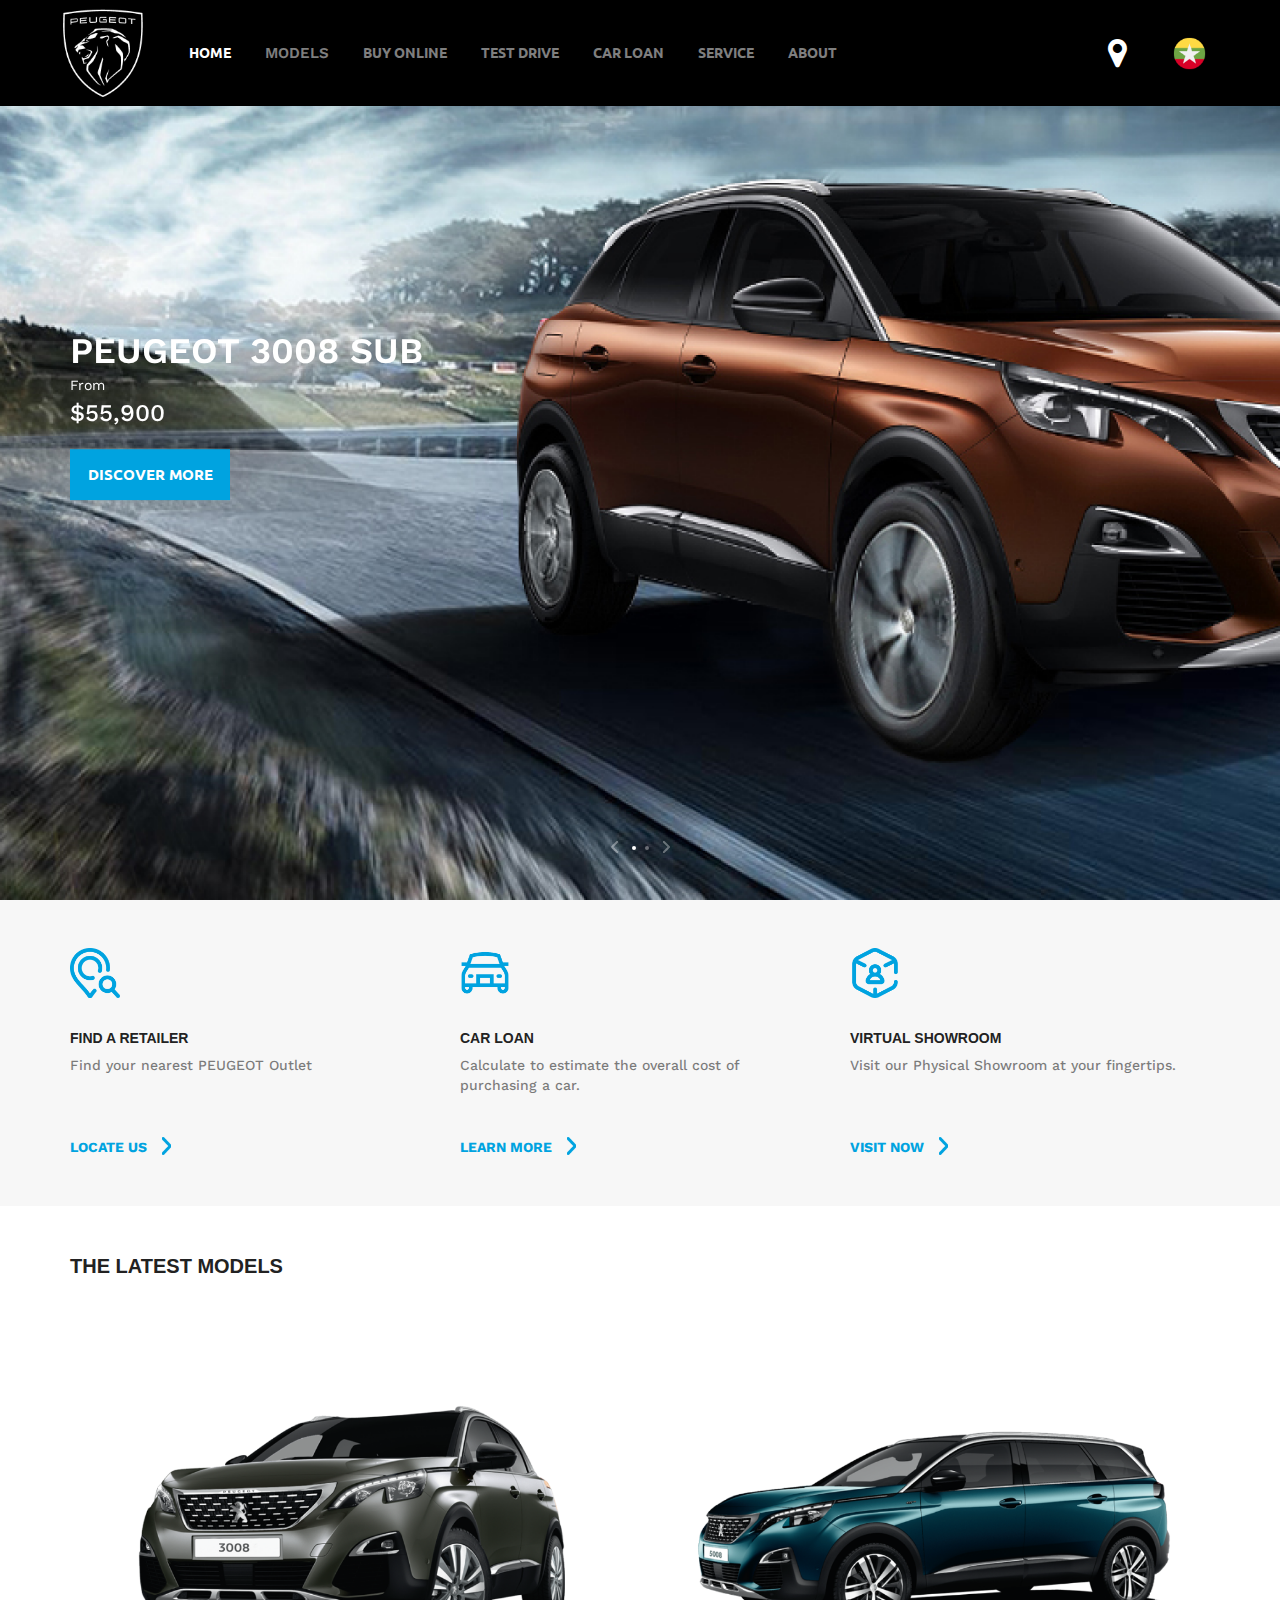
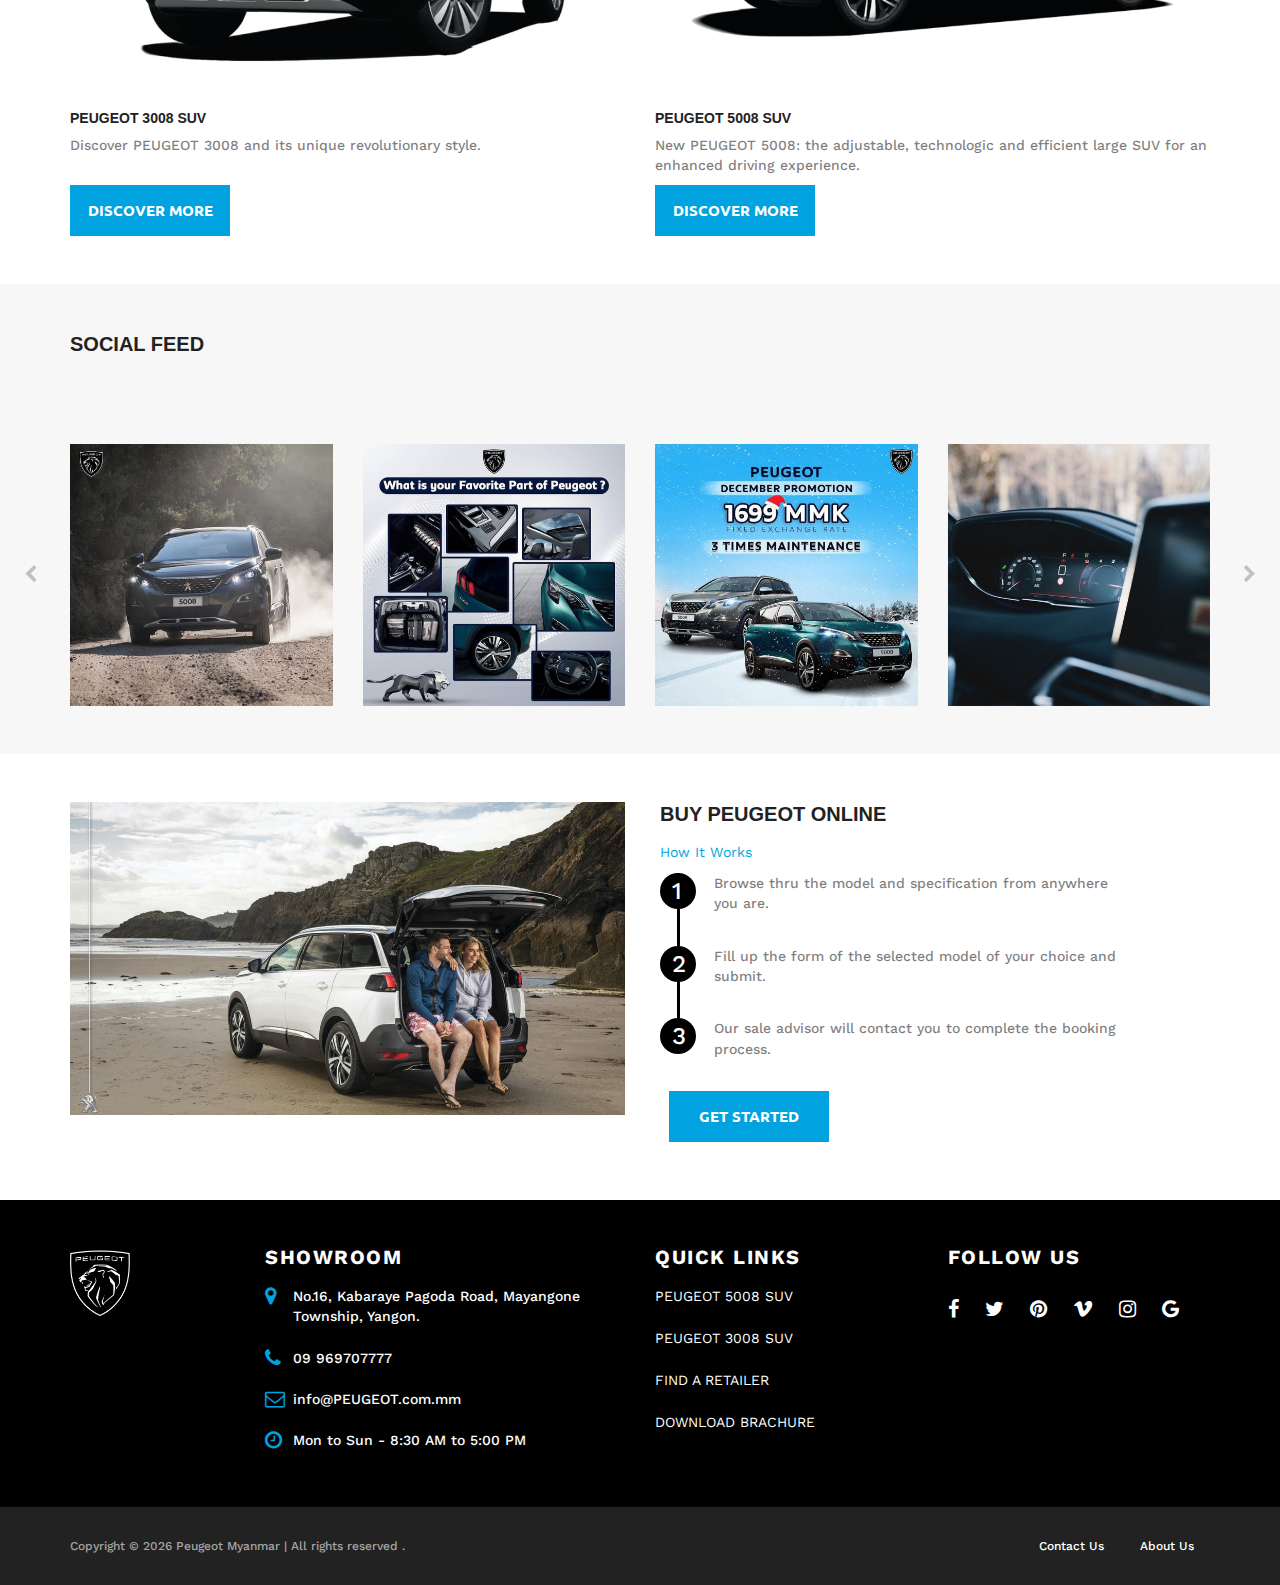
<file: index.html>
<!DOCTYPE html>
<html lang="en">

<head>
	<title>Feugeto</title>
	<meta charset="utf-8">
	<meta http-equiv="X-UA-Compatible" content="IE=edge">
	<meta name="viewport" content="width=device-width, initial-scale=1">
	<link rel="stylesheet" type="text/css" href="styles/bootstrap4/bootstrap.min.css">
	<link href="plugins/font-awesome-4.7.0/css/font-awesome.min.css" rel="stylesheet" type="text/css">
	<link rel="stylesheet" type="text/css" href="plugins/OwlCarousel2-2.2.1/owl.carousel.css">
	<link rel="stylesheet" type="text/css" href="plugins/OwlCarousel2-2.2.1/owl.theme.default.css">
	<link rel="stylesheet" type="text/css" href="plugins/OwlCarousel2-2.2.1/animate.css">
	<link rel="stylesheet" type="text/css" href="plugins/jquery.mb.YTPlayer-3.1.12/jquery.mb.YTPlayer.css">
	<link rel="stylesheet" type="text/css" href="styles/main_styles.css">
	<link rel="stylesheet" type="text/css" href="styles/responsive.css">
</head>

<body>

	<div class="super_container">

		<!-- Header -->

		<header class="header">
			<div class="header_section">
				<div class="row">
					<div class="col">
						<div class="header_content d-flex flex-row align-items-center justify-content-start">
							<div class="logo"><a href="index.html"><img src="images/PEUGEOT_logo.png"></a></div>
							<nav class="main_nav">
								<ul>
									<li class="active"><a href="index.html">HOME</a></li>
									<li><button type="button" class="modal_header" data-toggle="modal"
											data-target="#myModal">MODELS</button></li>
									<li><a href="buy-peugeot-online.html">BUY ONLINE</a></li>
									<li><a href="test-drive.html">TEST DRIVE</a></li>
									<li><a href="car-loan.html">CAR LOAN</a></li>
									<li><a href="service-and-care.html">SERVICE</a></li>
									<li><a href="about-us.html">ABOUT</a></li>
								</ul>
							</nav>
							<div class="search_container ml-auto">
								<div class="location">
									<div class="location_map"><a href="#"><i class="fa fa-map-marker" aria-hidden="true"></i></a></div>
									<!-- <img class="weather_icon" src="images/cloud.png" alt=""> -->
								</div>

								<div class="language">
									<img src="images/language.png">
								</div>

							</div>
							<div class="hamburger ml-auto menu_mm">
								<i class="fa fa-bars trans_200 menu_mm" aria-hidden="true"></i>
							</div>
						</div>
					</div>
				</div>
			</div>
		</header>

		<!-- Menu -->

		<div class="menu d-flex flex-column align-items-end justify-content-start text-right menu_mm trans_400">
			<div class="menu_close_container">
				<div class="menu_close">
					<div></div>
					<div></div>
				</div>
			</div>
			<div class="logo menu_mm"><a href="#">PEUGEOT</a></div>
			<div class="search">
				<form action="#">
					<input type="search" class="header_search_input menu_mm" required="required" placeholder="Type to Search...">
					<img class="header_search_icon menu_mm" src="images/search_2.png" alt="">
				</form>
			</div>
			<nav class="menu_nav">
				<ul class="menu_mm">
					<li class="active"><a href="index.html">HOME</a></li>
					<li><a href="vehicle-details.html">PEUGEOT 3008 SUV</a></li>
          <li><a href="vehicle-details.html">PEUGEOT 5008 SUV</a></li>
					<li><a href="buy-peugeot-online.html">BUY ONLINE</a></li>
					<li><a href="test-drive.html">TEST DRIVE</a></li>
					<li><a href="car-loan.html">CAR LOAN</a></li>
					<li><a href="service-and-care.html">SERVICE</a></li>
					<li><a href="about-us.html">ABOUT</a></li>
				</ul>
			</nav>
		</div>

		<!-- Model Header  Popup-->
		<div class="modal fade" id="myModal" role="dialog">

			<div class="modal-dialog modal_wrap">

				<!-- Modal content-->

				<div class="modal-content line_radius">
					<div class="container">
					<div class="modal-header modal_title_header">
						
							<h4 class="modal_title">MODELS</h4>
							<button type="button" class="close" data-dismiss="modal">&times;</button>
							<h4 class="modal-close">CLOSE</h4>
						</div>
						<div class="modal-body">
							<div class="row row-lg-eq-height">
								<!-- Main Content -->
								<div class="col-lg-4 order-lg-1 order-2">
									<div class="main_content_modal">
										<div class="modal_content_logo"><a href="vehicle-details.html"><img src="images/modal_car_3008.png"></a></div>
										<h3 class="modal_car_title">PEUGEOT 3008 SUV</h3>
									</div>
								</div>
								<div class="col-lg-4 order-lg-1 order-2">
									<div class="main_content_modal">
										<div class="modal_content_logo"><a href="vehicle-details.html"><img src="images/modal-car-5008.png"></a></div>
										<h3 class="modal_car_title">PEUGEOT 5008 SUV
										</h3>
									</div>
								</div>		
							</div>
						</div>
					</div>
				</div>
			</div>
		</div>
	</div>

	<div class="home">

		<!-- Home Slider -->

		<div class="home_slider_container">
			<div class="owl-carousel owl-theme home_slider">
				<!-- Slider Item -->
				<div class="owl-item">
					<div class="home_slider_background" style="background-image:url(images/home_slider.png)"></div>
					<div class="home_slider_content_container">
						<div class="container">
							<div class="row">
								<div class="col">
									<div class="home_slider_content">
										<div class="home_slider_item_title">
											<a href="vehicle-details.html">PEUGEOT 3008 SUB</a><br>
											<span>From</span>
											<p>$55,900</p>
										</div>
										<div class="home_slider_item_category trans_200"><a href="vehicle-details.html" class="trans_200">DISCOVER MORE</a>
										</div>
									</div>
								</div>
							</div>
						</div>
					</div>
				</div>

				<!-- Slider Item -->
				<div class="owl-item">
					<div class="home_slider_background" style="background-image:url(images/home_slider2.png)"></div>
					<div class="home_slider_content_container">
						<div class="container">
							<div class="row">
								<div class="col">
									<div class="home_slider_content">
										<div class="home_slider_item_title">
											<a href="vehicle-details.html">PEUGEOT 3008 SUB</a><br>
											<span>From</span>
											<p>$55,900</p>
										</div>
										<div class="home_slider_item_category trans_200"><a href="#" class="trans_200">DISCOVER MORE</a>
										</div>
										<div class="home_slider_item_category trans_200 test_drive"><a href="#" class="trans_200">TEST
												DRIVE</a>
										</div>
									</div>
								</div>
							</div>
						</div>
					</div>
				</div>
			</div>
		</div>

		<div class="custom_nav_container home_slider_nav_container">
			<div class="custom_prev custom_prev_home_slider">
				<svg version="1.1" xmlns="http://www.w3.org/2000/svg" xmlns:xlink="http://www.w3.org/1999/xlink" x="0px" y="0px"
					width="7px" height="12px" viewBox="0 0 7 12" enable-background="new 0 0 7 12" xml:space="preserve">
					<polyline fill="#FFFFFF" points="0,5.61 5.609,0 7,0 7,1.438 2.438,6 7,10.563 7,12 5.609,12 -0.002,6.39 " />
				</svg>
			</div>
			<ul id="custom_dots" class="custom_dots custom_dots_home_slider">
				<li class="custom_dot custom_dot_home_slider active"><span></span></li>
				<li class="custom_dot custom_dot_home_slider"><span></span></li>
				<li class="custom_dot custom_dot_home_slider"><span></span></li>
			</ul>
			<div class="custom_next custom_next_home_slider">
				<svg version="1.1" xmlns="http://www.w3.org/2000/svg" xmlns:xlink="http://www.w3.org/1999/xlink" x="0px" y="0px"
					width="7px" height="12px" viewBox="0 0 7 12" enable-background="new 0 0 7 12" xml:space="preserve">
					<polyline fill="#FFFFFF"
						points="6.998,6.39 1.389,12 -0.002,12 -0.002,10.562 4.561,6 -0.002,1.438 -0.002,0 1.389,0 7,5.61 " />
				</svg>
			</div>
		</div>

	</div>
	</div>

	<!-- Page Content -->

	<div class="page_content">
		<div class="container">
			<div class="row row-lg-eq-height">

				<!-- Main Content -->
				<div class="col-lg-4 order-lg-1 order-2">
					<div class="main_content">
						<div class="main_content_logo"><a href="#"><img src="images/find_retailer.png"></a></div>
						<h3 class="icon_car">FIND A RETAILER</h3>
						<p>Find your nearest PEUGEOT Outlet</p>
						<div class="link_icon"><a href="find-showroom.html" class="arrow">LOCATE US</a></div>
					</div>
				</div>
				<div class="col-lg-4 order-lg-1 order-2">
					<div class="main_content">
						<div class="main_content_logo"><a href="#"><img src="images/car_loan.png"></a></div>
						<h3 class="icon_car">CAR LOAN</h3>
						<p>Calculate to estimate the overall cost of purchasing a car.</p>
						<div class="link_icon"><a href="car-loan.html" class="arrow">LEARN MORE</a></div>
					</div>
				</div>
				<div class="col-lg-4 order-lg-1 order-2">
					<div class="main_content">
						<div class="main_content_logo"><a href="#"><img src="images/virtual_showroom.png"></a></div>
						<h3 class="icon_car">VIRTUAL SHOWROOM</h3>
						<p>Visit our Physical Showroom at your fingertips.</p>
						<div class="link_icon"><a href="#" class="arrow">VISIT NOW</a></div>
					</div>
				</div>


			</div>
		</div>
	</div>

	<!-- Latest Model Content -->

	<div class="latest_model_content">
		<div class="container">
			<h2 class="model_tile">THE LATEST MODELS</h2>
			<div class="row row-lg-eq-height">
				<div class="col-lg-6 order-lg-1 order-2">
					<div class="main_content">
						<div class="latest_model_content_logo"><a href="#"><img src="images/PEUGEOT_model.png"></a></div>
						<h3 class="icon_car">PEUGEOT 3008 SUV</h3>
						<p>Discover PEUGEOT 3008 and its unique revolutionary style.</p>
						<div class="home_slider_item_category trans_200"><a href="#" class="trans_200">DISCOVER MORE</a>
						</div>
					</div>
				</div>
				<div class="col-lg-6 order-lg-1 order-2">
					<div class="main_content">
						<div class="latest_model_content_logo"><a href="#"><img src="images/5008_model.png"></a></div>
						<h3 class="icon_car">PEUGEOT 5008 SUV</h3>
						<p>New PEUGEOT 5008: the adjustable, technologic and efficient large SUV for an enhanced driving experience.
						</p>
						<div class="home_slider_item_category trans_200"><a href="#" class="trans_200">DISCOVER MORE</a>
						</div>
					</div>
				</div>
			</div>
		</div>
	</div>

	<!-- Social Feed -->

	<div class="social_feed_content">
		<div class="container">
			<h2 class="model_tile">SOCIAL FEED</h2>
			<div class="row row-lg-eq-height">
				<div class="social_feed">
					<div id="carouselExample" class="carousel slide" data-ride="carousel" data-interval="9000">
						<div class="carousel-inner row w-100 mx-auto" role="listbox">
							<div class="carousel-item col-md-3 active">
								<img class="img-fluid mx-auto d-block" src="images/social_feed_1.png" alt="slide 1">
							</div>
							<div class="carousel-item col-md-3">
								<img class="img-fluid mx-auto d-block" src="images/social_feed_2.png" alt="slide 2">
							</div>
							<div class="carousel-item col-md-3">
								<img class="img-fluid mx-auto d-block" src="images/social_feed_3.png" alt="slide 3">
							</div>
							<div class="carousel-item col-md-3">
								<img class="img-fluid mx-auto d-block" src="images/social_feed_4.png" alt="slide 4">
							</div>
							<div class="carousel-item col-md-3">
								<img class="img-fluid mx-auto d-block" src="images/social_feed_1.png" alt="slide 5">
							</div>
						</div>
						<a class="carousel-control-prev" href="#carouselExample" role="button" data-slide="prev">
							<i class="fa fa-chevron-left fa-lg text-muted"></i>
							<span class="sr-only">Previous</span>
						</a>
						<a class="carousel-control-next text-faded" href="#carouselExample" role="button" data-slide="next">
							<i class="fa fa-chevron-right fa-lg text-muted"></i>
							<span class="sr-only">Next</span>
						</a>
					</div>
				</div>
			</div>
		</div>
	</div>

	<!------ Timeline ------>
	<div class="timeline_content">
		<div class="container">
			<div class="row row-lg-eq-height">
				<div class="col-lg-6 order-lg-1 order-2">
					<div class="main_content">
						<div class="latest_model_content_logo"><a href="#"><img src="images/buy_PEUGEOT_online.png"></a></div>
					</div>
				</div>
				<div class="col-lg-6 order-lg-1 order-2 pull-right">
					<div class="timeline">
						<h2 class="model_tile">BUY PEUGEOT ONLINE</h2>
						<span>How It Works</span>
						<div class="line">
							<div class="line-content">
								<div class="content1">
									<p>Browse thru the model and specification from anywhere you are.
									</p>
								</div>

								<div class="content2">
									<p>Fill up the form of the selected model of your choice and submit.</p>
								</div>

								<div class="content3">
									<p>Our sale advisor will contact you to complete the booking process.</p>
								</div>

							</div>
							<div class="home_slider_item_category trans_200"><a href="buy-peugeot-online.html" class="trans_200">GET STARTED</a>
							</div>
						</div>
					</div>
				</div>

			</div>


		</div>
	</div>


	<!-- Footer -->

	<footer class="footer">
		<div class="container">
			<div class="row row-lg-eq-height">
				<div class="col-lg-2 order-lg-1 order-2">
					<div class="footer_content">
						<div class="footer_logo"><a href="#"><img src="images/PEUGEOT_logo.png"></a></div>
					</div>
				</div>
				<div class="col-lg-4 order-lg-1 order-2">
					<div class="footer_content">
						<div class="footer_showroom">SHOWROOM</div>
						<div class="list_address">
							<ul>
								<li class="footer_address"><i class="fa fa-map-marker" aria-hidden="true"></i>
									<p>No.16, Kabaraye Pagoda Road, Mayangone Township, Yangon.</p>
								</li>
								<li class="footer_address"><i class="fa fa-phone" aria-hidden="true"></i>
									<p>09 969707777</p>
								</li>
								<li class="footer_address"><i class="fa fa-envelope-o" aria-hidden="true"></i>
									<p>info@PEUGEOT.com.mm</p>
								</li>
								<li class="footer_address"><i class="fa fa-clock-o" aria-hidden="true"></i>
									<p>Mon to Sun - 8:30 AM to 5:00 PM</p>
								</li>
							</ul>
						</div>
					</div>
				</div>
				<div class="col-lg-3 order-lg-1 order-2">
					<div class="footer_content">
						<div class="footer_showroom">QUICK LINKS</div>
						<div class="list_address">
							<ul>
								<li class="footer_address"><a href="">PEUGEOT 5008 SUV</a></li>
								<li class="footer_address"><a href="">PEUGEOT 3008 SUV</a></li>
								<li class="footer_address"><a href="">FIND A RETAILER</a></li>
								<li class="footer_address"><a href="">DOWNLOAD BRACHURE</a></li>
							</ul>
						</div>
					</div>
				</div>
				<div class="col-lg-3 order-lg-1 order-2">
					<div class="footer_content">
						<div class="footer_logo">FOLLOW US</div>
						<div class="footer_social">
							<ul>
								<li class="footer_social_facebook"><a href="#"><i class="fa fa-facebook" aria-hidden="true"></i></a>
								</li>
								<li class="footer_social_twitter"><a href="#"><i class="fa fa-twitter" aria-hidden="true"></i></a></li>
								<li class="footer_social_pinterest"><a href="#"><i class="fa fa-pinterest" aria-hidden="true"></i></a>
								</li>
								<li class="footer_social_vimeo"><a href="#"><i class="fa fa-vimeo" aria-hidden="true"></i></a></li>
								<li class="footer_social_instagram"><a href="#"><i class="fa fa-instagram" aria-hidden="true"></i></a>
								</li>
								<li class="footer_social_google"><a href="#"><i class="fa fa-google" aria-hidden="true"></i></a></li>
							</ul>
						</div>
					</div>
				</div>
			</div>
		</div>
		<div class="copyright">
			<div class="container">
				Copyright &copy;
				<script>document.write(new Date().getFullYear());</script> Peugeot Myanmar | All rights reserved .
				<div class="pull-right">
					<ul>
						<li><a href="#">Contact Us</a></li>
						<li><a href="#">About Us</a></li>
					</ul>
				</div>
			</div>
		</div>
	</footer>


	<script src="js/jquery-3.2.1.min.js"></script>
	<script src="styles/bootstrap4/popper.js"></script>
	<script src="styles/bootstrap4/bootstrap.min.js"></script>
	<script src="plugins/OwlCarousel2-2.2.1/owl.carousel.js"></script>
	<script src="plugins/jquery.mb.YTPlayer-3.1.12/jquery.mb.YTPlayer.js"></script>
	<script src="plugins/easing/easing.js"></script>
	<script src="plugins/masonry/masonry.js"></script>
	<script src="plugins/masonry/images_loaded.js"></script>
	<script src="js/custom.js"></script>


</body>
<script>
	$(document).ready(function () {
		$('#carouselExample').on('slide.bs.carousel', function (e) {

			var $e = $(e.relatedTarget);
			var idx = $e.index();
			var itemsPerSlide = 4;
			var totalItems = $('.carousel-item').length;

			if (idx >= totalItems - (itemsPerSlide - 1)) {
				var it = itemsPerSlide - (totalItems - idx);
				for (var i = 0; i < it; i++) {
					// append slides to end
					if (e.direction == "left") {
						$('.carousel-item').eq(i).appendTo('.carousel-inner');
					}
					else {
						$('.carousel-item').eq(0).appendTo('.carousel-inner');
					}
				}
			}
		});


	});
</script>

</html>
</file>
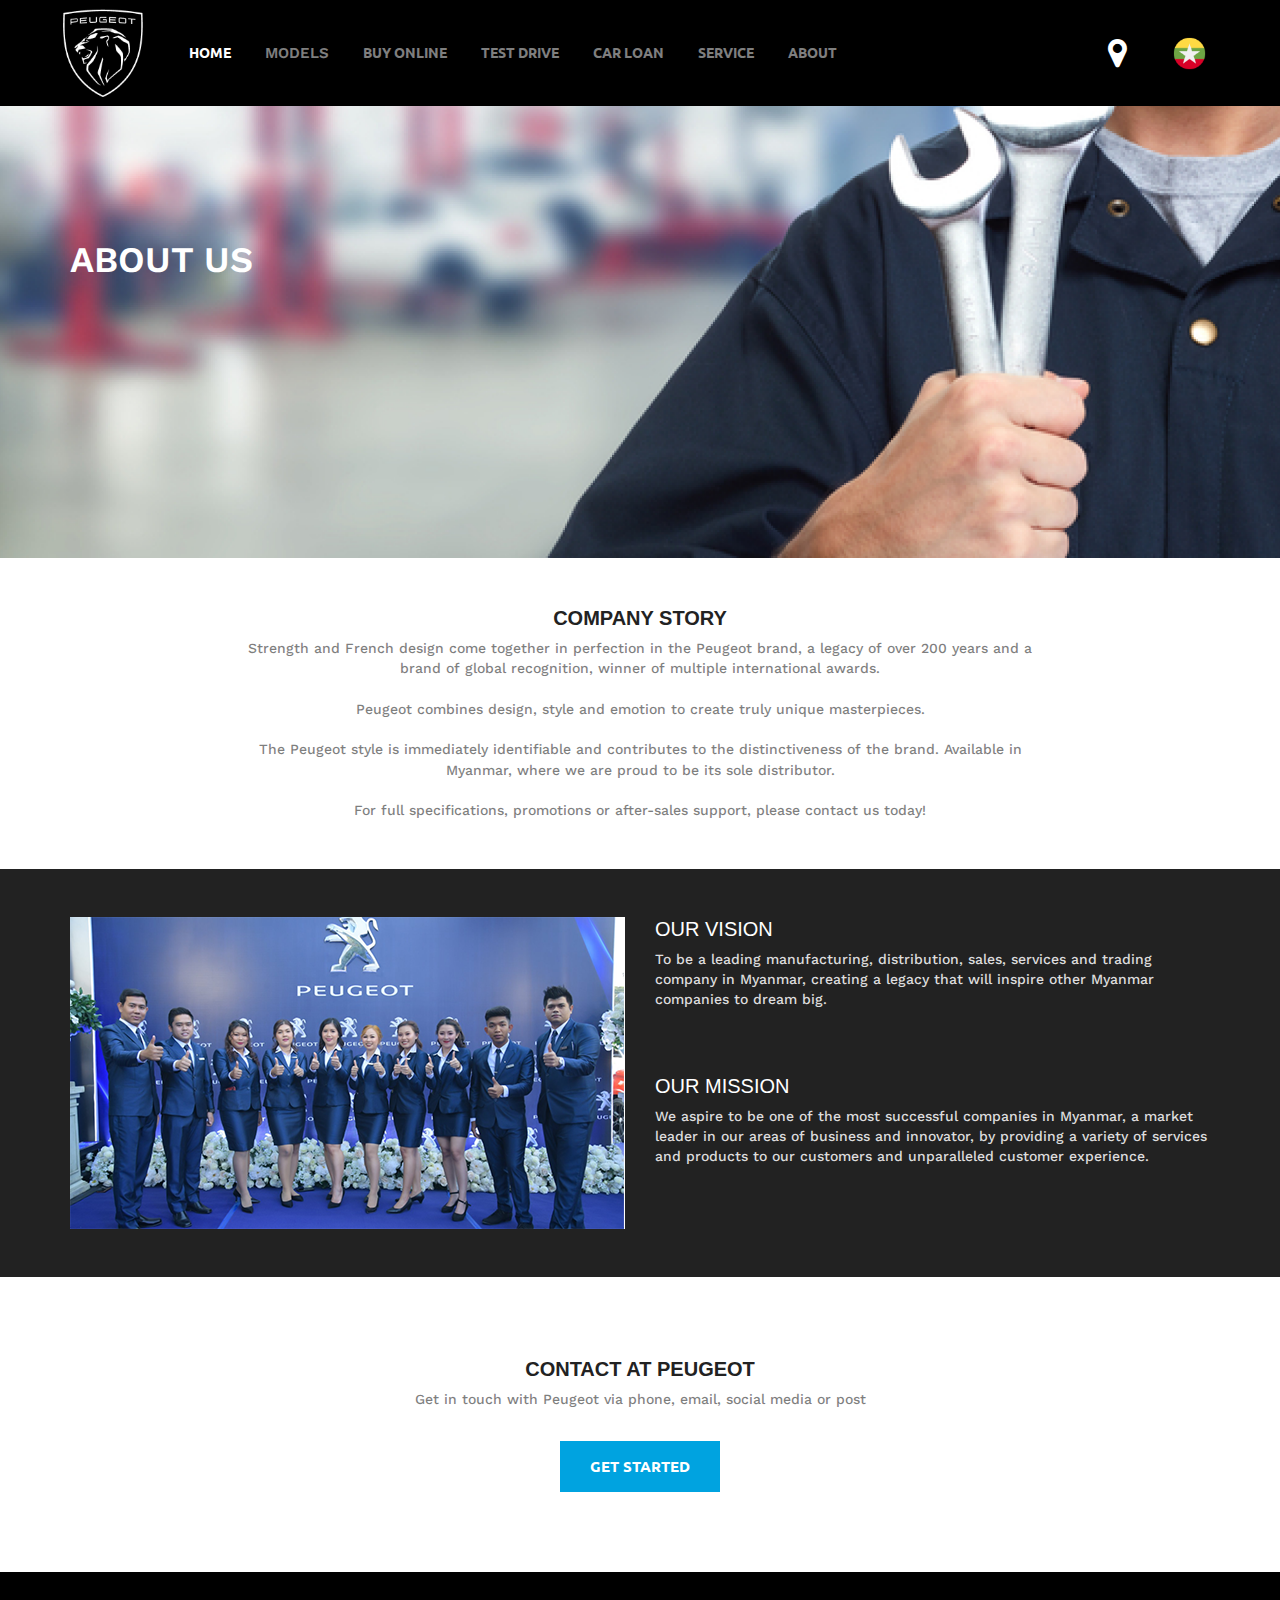
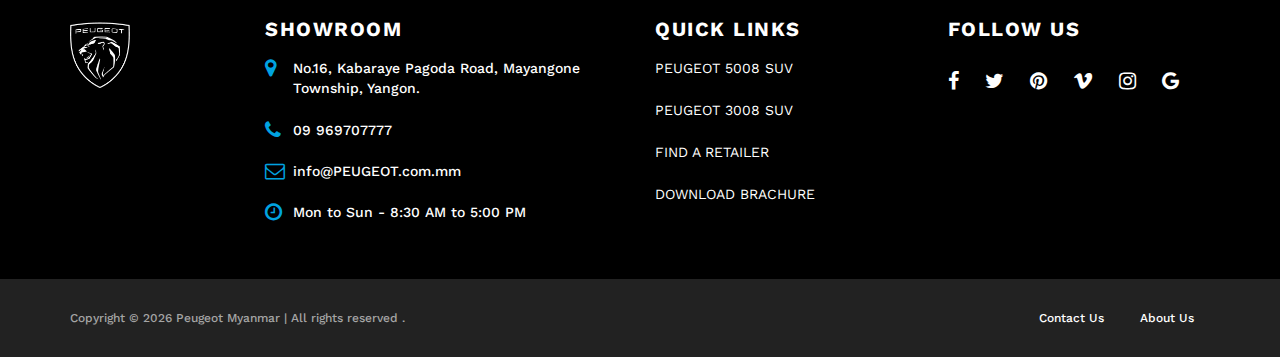
<file: about-us.html>
<!DOCTYPE html>
<html lang="en">

<head>
  <title>Feugeto</title>
  <meta charset="utf-8">
  <meta http-equiv="X-UA-Compatible" content="IE=edge">
  <meta name="viewport" content="width=device-width, initial-scale=1">
  <link rel="stylesheet" type="text/css" href="styles/bootstrap4/bootstrap.min.css">
  <link href="plugins/font-awesome-4.7.0/css/font-awesome.min.css" rel="stylesheet" type="text/css">
  <link rel="stylesheet" type="text/css" href="plugins/OwlCarousel2-2.2.1/owl.carousel.css">
  <link rel="stylesheet" type="text/css" href="plugins/OwlCarousel2-2.2.1/owl.theme.default.css">
  <link rel="stylesheet" type="text/css" href="plugins/OwlCarousel2-2.2.1/animate.css">
  <link rel="stylesheet" type="text/css" href="plugins/jquery.mb.YTPlayer-3.1.12/jquery.mb.YTPlayer.css">
  <link rel="stylesheet" type="text/css" href="styles/main_styles.css">
  <link rel="stylesheet" type="text/css" href="styles/responsive.css">
  <link rel="stylesheet" type="text/css" href="styles/about_us.css">
</head>

<body>

  <div class="super_container">

    <!-- Header -->

    <header class="header">
      <div class="header_section">
        <div class="row">
          <div class="col">
            <div class="header_content d-flex flex-row align-items-center justify-content-start">
              <div class="logo"><a href="index.html"><img src="images/PEUGEOT_logo.png"></a></div>
              <nav class="main_nav">
                <ul>
                  <li class="active"><a href="index.html">HOME</a></li>
                  <li><button type="button" class="modal_header" data-toggle="modal"
                      data-target="#myModal">MODELS</button></li>
                  <li><a href="buy-peugeot-online.html">BUY ONLINE</a></li>
                  <li><a href="test-drive.html">TEST DRIVE</a></li>
                  <li><a href="car-loan.html">CAR LOAN</a></li>
                  <li><a href="service-and-care.html">SERVICE</a></li>
                  <li><a href="about-us.html">ABOUT</a></li>
                </ul>
              </nav>
              <div class="search_container ml-auto">
                <div class="location">
                  <div class="location_map"><a href="#"><i class="fa fa-map-marker" aria-hidden="true"></i></a></div>
                  <!-- <img class="weather_icon" src="images/cloud.png" alt=""> -->
                </div>
                <div class="language">
                  <img src="images/language.png">
                </div>

              </div>
              <div class="hamburger ml-auto menu_mm">
                <i class="fa fa-bars trans_200 menu_mm" aria-hidden="true"></i>
              </div>
            </div>
          </div>
        </div>
      </div>
    </header>

    <!-- Menu -->

    <div class="menu d-flex flex-column align-items-end justify-content-start text-right menu_mm trans_400">
      <div class="menu_close_container">
        <div class="menu_close">
          <div></div>
          <div></div>
        </div>
      </div>
      <div class="logo menu_mm"><a href="#">PEUGEOT</a></div>
      <div class="search">
        <form action="#">
          <input type="search" class="header_search_input menu_mm" required="required" placeholder="Type to Search...">
          <img class="header_search_icon menu_mm" src="images/search_2.png" alt="">
        </form>
      </div>
      <nav class="menu_nav">
        <ul class="menu_mm">
          <li class="active"><a href="index.html">HOME</a></li>
          <li><a href="vehicle-details.html">PEUGEOT 3008 SUV</a></li>
          <li><a href="vehicle-details.html">PEUGEOT 5008 SUV</a></li>
          <li><a href="buy-peugeot-online.html">BUY ONLINE</a></li>
          <li><a href="test-drive.html">TEST DRIVE</a></li>
          <li><a href="car-loan.html">CAR LOAN</a></li>
          <li><a href="service-and-care.html">SERVICE</a></li>
          <li><a href="about-us.html">ABOUT</a></li>
        </ul>
      </nav>
    </div>

    <!-- About Us Banner-->
    <div class="about_us_peugeot">
      <div class="home_slider_background" style="background-image:url(images/service_car.png)"></div>
      <div class="home_slider_content_container">
        <div class="container">
          <div class="row">
            <div class="col">
              <div class="home_slider_content">
                <div class="home_slider_item_title">
                  <a href="#">ABOUT US</a><br>
                </div>
              </div>
            </div>
          </div>
        </div>
      </div>
    </div>
    <!-- Model Header  Popup-->
    <div class="modal fade" id="myModal" role="dialog">

      <div class="modal-dialog modal_wrap">

        <!-- Modal content-->

        <div class="modal-content line_radius">
          <div class="container">
            <div class="modal-header modal_title_header">

              <h4 class="modal_title">MODELS</h4>
              <button type="button" class="close" data-dismiss="modal">&times;</button>
              <h4 class="modal-close">CLOSE</h4>
            </div>
            <div class="modal-body">
              <div class="row row-lg-eq-height">
                <!-- Main Content -->
                <div class="col-lg-4 order-lg-1 order-2">
                  <div class="main_content_modal">
                    <div class="modal_content_logo"><a href="vehicle-details.html"><img
                          src="images/modal_car_3008.png"></a></div>
                    <h3 class="modal_car_title">PEUGEOT 3008 SUV</h3>
                  </div>
                </div>
                <div class="col-lg-4 order-lg-1 order-2">
                  <div class="main_content_modal">
                    <div class="modal_content_logo"><a href="vehicle-details.html"><img
                          src="images/modal-car-5008.png"></a></div>
                    <h3 class="modal_car_title">PEUGEOT 5008 SUV
                    </h3>
                  </div>
                </div>
              </div>
            </div>
          </div>
        </div>
      </div>
    </div>
  </div>

  <!-- Page Content -->

  <div class="page_content_about_us">
    <div class="container">
      <div class="wrap_about_us_section">
        <h2 class="about_us_title">COMPANY STORY</h2>
        <!-- Main Content -->
        <p>Strength and French design come together in perfection in the Peugeot brand, a legacy of over 200 years and
          a brand of global recognition, winner of multiple international awards.
          <br><br>
          Peugeot combines design, style and emotion to create truly unique masterpieces.<br><br>
          The Peugeot style is immediately identifiable and contributes to the distinctiveness of the brand.
          Available in Myanmar, where we are proud to be its sole distributor.<br><br>
          For full specifications, promotions or after-sales support, please contact us today!
        </p>
      </div>
    </div>
  </div>


  <!-- Section Vision, Mission Content -->

  <div class="page_content_vision">
    <div class="container">
      <!-- Main Content -->
      <div class="row row-lg-eq-height">

        <!-- Main Content -->
        <div class="col-lg-6 order-lg-1 order-2">
          <div class="about_us_image">
            <div class="vision_image"> <img src="images/vision.png"></div>
          </div>
        </div>
        <div class="col-lg-6 order-lg-1 order-2">
          <div class="vision">
            <h2 class="vision_title">OUR VISION</h2>
            <P>To be a leading manufacturing, distribution, sales, services and trading company in Myanmar, creating a
              legacy that will inspire other Myanmar companies to dream big.
            </P>
          </div>
          <div class="mission">
            <h2 class="mission_title">OUR MISSION</h2>
            <P>We aspire to be one of the most successful companies in Myanmar, a market leader in our areas of business
              and innovator, by providing a variety of services and products to our customers and unparalleled customer
              experience.
            </P>
          </div>
        </div>
      </div>
    </div>
  </div>

  <!-- Get In Touch Content -->

  <div class="page_content_about_us_get_in_touch">
    <div class="container">
      <div class="wrap_about_us_section">
        <h2 class="about_us_title">CONTACT AT PEUGEOT</h2>
        <!-- Main Content -->
        <p>Get in touch with Peugeot via phone, email, social media or post
        </p>
        <div class="home_slider_item_category trans_200"><a href="contact-us.html" class="trans_200">GET STARTED</a>
        </div>
      </div>
    </div>
  </div>


  <!-- Footer -->

  <footer class="footer">
    <div class="container">
      <div class="row row-lg-eq-height">
        <div class="col-lg-2 order-lg-1 order-2">
          <div class="footer_content">
            <div class="footer_logo"><a href="#"><img src="images/PEUGEOT_logo.png"></a></div>
          </div>
        </div>
        <div class="col-lg-4 order-lg-1 order-2">
          <div class="footer_content">
            <div class="footer_showroom">SHOWROOM</div>
            <div class="list_address">
              <ul>
                <li class="footer_address"><i class="fa fa-map-marker" aria-hidden="true"></i>
                  <p>No.16, Kabaraye Pagoda Road, Mayangone Township, Yangon.</p>
                </li>
                <li class="footer_address"><i class="fa fa-phone" aria-hidden="true"></i>
                  <p>09 969707777</p>
                </li>
                <li class="footer_address"><i class="fa fa-envelope-o" aria-hidden="true"></i>
                  <p>info@PEUGEOT.com.mm</p>
                </li>
                <li class="footer_address"><i class="fa fa-clock-o" aria-hidden="true"></i>
                  <p>Mon to Sun - 8:30 AM to 5:00 PM</p>
                </li>
              </ul>
            </div>
          </div>
        </div>
        <div class="col-lg-3 order-lg-1 order-2">
          <div class="footer_content">
            <div class="footer_showroom">QUICK LINKS</div>
            <div class="list_address">
              <ul>
                <li class="footer_address"><a href="">PEUGEOT 5008 SUV</a></li>
                <li class="footer_address"><a href="">PEUGEOT 3008 SUV</a></li>
                <li class="footer_address"><a href="">FIND A RETAILER</a></li>
                <li class="footer_address"><a href="">DOWNLOAD BRACHURE</a></li>
              </ul>
            </div>
          </div>
        </div>
        <div class="col-lg-3 order-lg-1 order-2">
          <div class="footer_content">
            <div class="footer_logo">FOLLOW US</div>
            <div class="footer_social">
              <ul>
                <li class="footer_social_facebook"><a href="#"><i class="fa fa-facebook" aria-hidden="true"></i></a>
                </li>
                <li class="footer_social_twitter"><a href="#"><i class="fa fa-twitter" aria-hidden="true"></i></a>
                </li>
                <li class="footer_social_pinterest"><a href="#"><i class="fa fa-pinterest" aria-hidden="true"></i></a>
                </li>
                <li class="footer_social_vimeo"><a href="#"><i class="fa fa-vimeo" aria-hidden="true"></i></a></li>
                <li class="footer_social_instagram"><a href="#"><i class="fa fa-instagram" aria-hidden="true"></i></a>
                </li>
                <li class="footer_social_google"><a href="#"><i class="fa fa-google" aria-hidden="true"></i></a></li>
              </ul>
            </div>
          </div>
        </div>
      </div>
    </div>
    <div class="copyright">
      <div class="container">
        Copyright &copy;
        <script>document.write(new Date().getFullYear());</script> Peugeot Myanmar | All rights reserved .
        <div class="pull-right">
          <ul>
            <li><a href="#">Contact Us</a></li>
            <li><a href="#">About Us</a></li>
          </ul>
        </div>
      </div>
    </div>
  </footer>
  </div>

  <script src="js/jquery-3.2.1.min.js"></script>
  <script src="styles/bootstrap4/popper.js"></script>
  <script src="styles/bootstrap4/bootstrap.min.js"></script>
  <script src="plugins/OwlCarousel2-2.2.1/owl.carousel.js"></script>
  <script src="plugins/jquery.mb.YTPlayer-3.1.12/jquery.mb.YTPlayer.js"></script>
  <script src="plugins/easing/easing.js"></script>
  <script src="plugins/masonry/masonry.js"></script>
  <script src="plugins/masonry/images_loaded.js"></script>
  <script src="js/custom.js"></script>


</body>

</html>
</file>
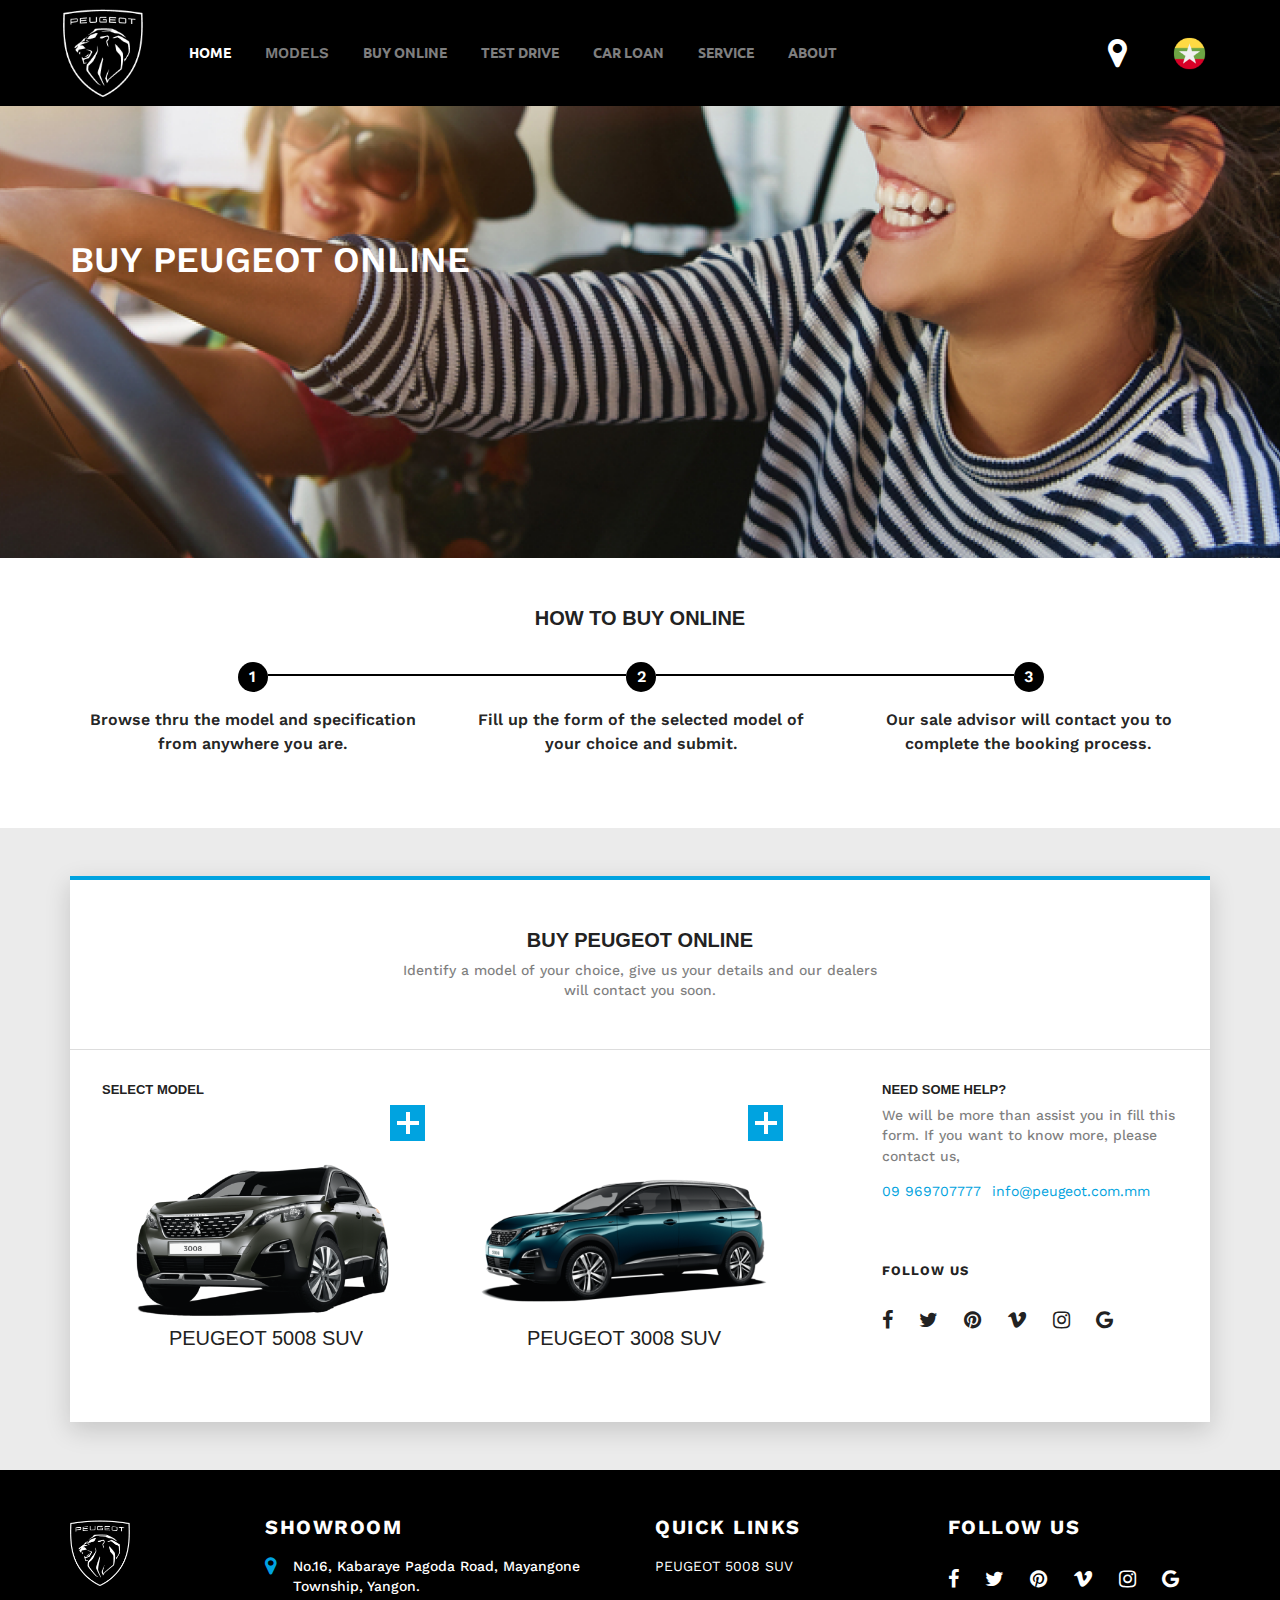
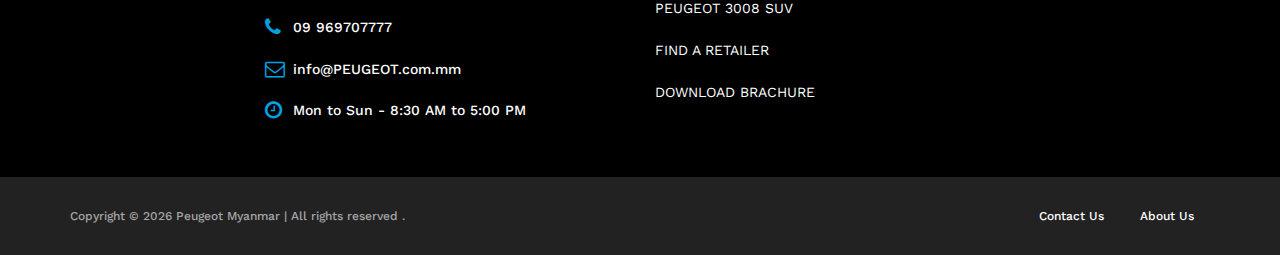
<file: buy-peugeot-online.html>
<!DOCTYPE html>
<html lang="en">

<head>
  <title>Feugeto</title>
  <meta charset="utf-8">
  <meta http-equiv="X-UA-Compatible" content="IE=edge">
  <meta name="viewport" content="width=device-width, initial-scale=1">
  <link rel="stylesheet" type="text/css" href="styles/bootstrap4/bootstrap.min.css">
  <link href="plugins/font-awesome-4.7.0/css/font-awesome.min.css" rel="stylesheet" type="text/css">
  <link rel="stylesheet" type="text/css" href="plugins/OwlCarousel2-2.2.1/owl.carousel.css">
  <link rel="stylesheet" type="text/css" href="plugins/OwlCarousel2-2.2.1/owl.theme.default.css">
  <link rel="stylesheet" type="text/css" href="plugins/OwlCarousel2-2.2.1/animate.css">
  <link rel="stylesheet" type="text/css" href="plugins/jquery.mb.YTPlayer-3.1.12/jquery.mb.YTPlayer.css">
  <link rel="stylesheet" type="text/css" href="styles/main_styles.css">
  <link rel="stylesheet" type="text/css" href="styles/responsive.css">
  <link rel="stylesheet" type="text/css" href="styles/buy_peugeot_online.css">
</head>

<body>

  <div class="super_container">

    <!-- Header -->

    <header class="header">
      <div class="header_section">
        <div class="row">
          <div class="col">
            <div class="header_content d-flex flex-row align-items-center justify-content-start">
              <div class="logo"><a href="index.html"><img src="images/PEUGEOT_logo.png"></a></div>
              <nav class="main_nav">
                <ul>
                  <li class="active"><a href="index.html">HOME</a></li>
                  <li><button type="button" class="modal_header" data-toggle="modal"
                      data-target="#myModal">MODELS</button></li>
                  <li><a href="buy-peugeot-online.html">BUY ONLINE</a></li>
                  <li><a href="test-drive.html">TEST DRIVE</a></li>
                  <li><a href="car-loan.html">CAR LOAN</a></li>
                  <li><a href="service-and-care.html">SERVICE</a></li>
                  <li><a href="about-us.html">ABOUT</a></li>
                </ul>
              </nav>
              <div class="search_container ml-auto">
                <div class="location">
                  <div class="location_map"><a href="#"><i class="fa fa-map-marker" aria-hidden="true"></i></a></div>
                  <!-- <img class="weather_icon" src="images/cloud.png" alt=""> -->
                </div>

                <!-- <form action="#">
								<input type="search" class="header_search_input" required="required" placeholder="Type to Search...">
								<img class="header_search_icon" src="images/search.png" alt="">
							</form> -->
                <div class="language">
                  <img src="images/language.png">
                </div>

              </div>
              <div class="hamburger ml-auto menu_mm">
                <i class="fa fa-bars trans_200 menu_mm" aria-hidden="true"></i>
              </div>
            </div>
          </div>
        </div>
      </div>
    </header>

    <!-- Menu -->

    <div class="menu d-flex flex-column align-items-end justify-content-start text-right menu_mm trans_400">
      <div class="menu_close_container">
        <div class="menu_close">
          <div></div>
          <div></div>
        </div>
      </div>
      <div class="logo menu_mm"><a href="#">PEUGEOT</a></div>
      <div class="search">
        <form action="#">
          <input type="search" class="header_search_input menu_mm" required="required" placeholder="Type to Search...">
          <img class="header_search_icon menu_mm" src="images/search_2.png" alt="">
        </form>
      </div>
      <nav class="menu_nav">
        <ul class="menu_mm">
          <li class="active"><a href="index.html">MODELS</a></li>
          <li><a href="vehicle-details.html">PEUGEOT 3008 SUV</a></li>
          <li><a href="vehicle-details.html">PEUGEOT 5008 SUV</a></li>
          <li><a href="buy-peugeot-online.html">BUY ONLINE</a></li>
          <li><a href="test-drive.html">TEST DRIVE</a></li>
          <li><a href="car-loan.html">CAR LOAN</a></li>
          <li><a href="service-and-care.html">SERVICE</a></li>
          <li><a href="about-us.html">ABOUT</a></li>
        </ul>
      </nav>
    </div>

    <!-- Banner -->
    <div class="home_online">
      <div class="home_slider_background" style="background-image:url(images/buy_peugeot_online_car.png)"></div>
      <div class="home_slider_content_container">
        <div class="container">
          <div class="row">
            <div class="col">
              <div class="home_slider_content">
                <div class="home_slider_item_title">
                  <a href="#">BUY PEUGEOT ONLINE</a><br>
                </div>
              </div>
            </div>
          </div>
        </div>
      </div>
    </div>
    <!-- Model Header  Popup-->
    <div class="modal fade" id="myModal" role="dialog">

      <div class="modal-dialog modal_wrap">

        <!-- Modal content-->

        <div class="modal-content line_radius">
          <div class="container">
            <div class="modal-header modal_title_header">

              <h4 class="modal_title">MODELS</h4>
              <button type="button" class="close" data-dismiss="modal">&times;</button>
              <h4 class="modal-close">CLOSE</h4>
            </div>
            <div class="modal-body">
              <div class="row row-lg-eq-height">
                <!-- Main Content -->
                <div class="col-lg-4 order-lg-1 order-2">
                  <div class="main_content_modal">
                    <div class="modal_content_logo"><a href="vehicle-details.html"><img
                          src="images/modal_car_3008.png"></a></div>
                    <h3 class="modal_car_title">PEUGEOT 3008 SUV</h3>
                  </div>
                </div>
                <div class="col-lg-4 order-lg-1 order-2">
                  <div class="main_content_modal">
                    <div class="modal_content_logo"><a href="vehicle-details.html"><img
                          src="images/modal-car-5008.png"></a></div>
                    <h3 class="modal_car_title">PEUGEOT 5008 SUV
                    </h3>
                  </div>
                </div>
              </div>
            </div>
          </div>
        </div>
      </div>
    </div>
  </div>

  <!-- Page Content -->

  <div class="page_content_buy_online">
    <div class="container">
      <h2 class="online_car_title">HOW TO BUY ONLINE</h2>
      <div class="row row-lg-eq-height">
        <!-- Main Content -->
        <div class="md-stepper-horizontal orange">
          <div class="md-step active done">
            <div class="md-step-circle"><span>1</span></div>
            <div class="md-step-title">Browse thru the model and specification from anywhere you are.</div>
            <div class="md-step-bar-left"></div>
            <div class="md-step-bar-right"></div>
          </div>
          <div class="md-step active editable">
            <div class="md-step-circle"><span>2</span></div>
            <div class="md-step-title">Fill up the form of the selected model of your choice and submit.</div>
            <div class="md-step-bar-left"></div>
            <div class="md-step-bar-right"></div>
          </div>
          <div class="md-step active">
            <div class="md-step-circle"><span>3</span></div>
            <div class="md-step-title">Our sale advisor will contact you to complete the booking process.</div>
            <div class="md-step-bar-left"></div>
            <div class="md-step-bar-right"></div>
          </div>
        </div>
      </div>
    </div>
  </div>

  <!-- Buy Online Content -->

  <div class="latest_model_content_buy_online">
    <div class="container">
      <div class="inquiry_car_online_booking">
        <div class="booking_title">
          <h2 class="online_car_title">BUY PEUGEOT ONLINE</h2>
          <p>Identify a model of your choice, give us your details and our dealers <br>will contact you soon.
          </p>
        </div>
        <div class="row row-lg-eq-height">
          <div class="col-lg-8 order-lg-1 order-2">
            <div class="main_content_book">
              <h4 class="select_online">SELECT MODEL</h4>
              <div class="row row-lg-eq-height">
                <div class="col-lg-6 order-lg-1 order-2 form_border change_form_1">
                  <button type="button" id="formButton1_online">
                    <div class="plus-minus-toggle collapsed"></div>
                  </button>
                  <img src="images/choose_booking.png">
                  <h5>PEUGEOT 5008 SUV</h5>
                </div>
                <div class="col-lg-6 order-lg-1 order-2 form_border change_form_2">
                  <button type="button" id="formButton2_online">
                    <div class="plus-minus-toggle collapsed"></div>
                  </button>
                  <img src="images/5008_model.png">
                  <h5>PEUGEOT 3008 SUV</h5>
                </div>
              </div>
            </div>
            <div class="booking_form_online">
              <!-------------form 1------------>
              <form id="form_online1" class="online_booking_1">
                <h4 class="select_online">CUSTOMER INFO</h4>
                <div class="input-container">
                  <input class="input-field" type="text" placeholder="Full Name" name="usrnm">
                  <i class="fa fa-user icon"></i>
                </div>
                <div class="input-container">
                  <input class="input-field" type="text" placeholder="Phone Number" name="phone">
                  <i class="fa fa-phone icon"></i>
                </div>
                <div class="row row-lg-eq-height">
                  <div class="col-6 order-lg-1 order-2">
                    <div class="input-container">
                      <select id="inputState" class="input-field">
                        <option selected>City</option>
                        <option>...</option>
                      </select>
                    </div>
                  </div>
                  <div class="col-6 order-lg-1 order-2">
                    <div class="input-container">
                      <select id="inputState" class="input-field">
                        <option selected>Township</option>
                        <option>...</option>
                      </select>
                    </div>
                  </div>
                </div>
                <div class="input-container">
                  <textarea class="input-field" name="comment" form="usrform">Message...</textarea>
                </div>
                <div class="enquire">
                  <input class="enquire_form" type="submit" value="ENQUIRE NOW">
                </div>
              </form>

              <!-------------form 2------------>
              <form id="form_online2" class="online_booking_2">
                <h4 class="select_online">CUSTOMER INFO</h4>
                <div class="input-container">
                  <input class="input-field" type="text" placeholder="Full Name" name="usrnm">
                  <i class="fa fa-user icon"></i>
                </div>
                <div class="input-container">
                  <input class="input-field" type="text" placeholder="Phone Number" name="phone">
                  <i class="fa fa-phone icon"></i>
                </div>
                <div class="row row-lg-eq-height">
                  <div class="col-6 order-lg-1 order-2">
                    <div class="input-container">
                      <select id="inputState" class="input-field">
                        <option selected>City</option>
                        <option>...</option>
                      </select>
                    </div>
                  </div>
                  <div class="col-6 order-lg-1 order-2">
                    <div class="input-container">
                      <select id="inputState" class="input-field">
                        <option selected>Township</option>
                        <option>...</option>
                      </select>
                    </div>
                  </div>
                </div>
                <div class="input-container">
                  <textarea class="input-field" name="comment" form="usrform">Message...</textarea>
                </div>
                <div class="enquire">
                  <input class="enquire_form" type="submit" value="ENQUIRE NOW">
                </div>
              </form>
            </div>
          </div>
          <div class="col-lg-4 order-lg-1 order-2">
            <div class="main_content_address">
              <h4 class="select_online">NEED SOME HELP?</h4>
              <p>We will be more than assist you in fill this form. If you want to know more, please contact us,</p>
              <ul>
                <li class="contact_info">09 969707777</li>
                <li class="contact_info">info@peugeot.com.mm
                </li>
              </ul>
              <div class="footer_logo_address">FOLLOW US</div>
              <div class="footer_social_address">
                <ul>
                  <li class="footer_social_address_facebook"><a href="#"><i class="fa fa-facebook"
                        aria-hidden="true"></i></a>
                  </li>
                  <li class="footer_social_address_twitter"><a href="#"><i class="fa fa-twitter"
                        aria-hidden="true"></i></a>
                  </li>
                  <li class="footer_social_address_pinterest"><a href="#"><i class="fa fa-pinterest"
                        aria-hidden="true"></i></a>
                  </li>
                  <li class="footer_social_address_vimeo"><a href="#"><i class="fa fa-vimeo" aria-hidden="true"></i></a>
                  </li>
                  <li class="footer_social_address_instagram"><a href="#"><i class="fa fa-instagram"
                        aria-hidden="true"></i></a>
                  </li>
                  <li class="footer_social_address_google"><a href="#"><i class="fa fa-google"
                        aria-hidden="true"></i></a></li>
                </ul>
              </div>
            </div>

          </div>
        </div>
      </div>
    </div>
  </div>

  



  <!-- Footer -->

  <footer class="footer">
    <div class="container">
      <div class="row row-lg-eq-height">
        <div class="col-lg-2 order-lg-1 order-2">
          <div class="footer_content">
            <div class="footer_logo"><a href="#"><img src="images/PEUGEOT_logo.png"></a></div>
          </div>
        </div>
        <div class="col-lg-4 order-lg-1 order-2">
          <div class="footer_content">
            <div class="footer_showroom">SHOWROOM</div>
            <div class="list_address">
              <ul>
                <li class="footer_address"><i class="fa fa-map-marker" aria-hidden="true"></i>
                  <p>No.16, Kabaraye Pagoda Road, Mayangone Township, Yangon.</p>
                </li>
                <li class="footer_address"><i class="fa fa-phone" aria-hidden="true"></i>
                  <p>09 969707777</p>
                </li>
                <li class="footer_address"><i class="fa fa-envelope-o" aria-hidden="true"></i>
                  <p>info@PEUGEOT.com.mm</p>
                </li>
                <li class="footer_address"><i class="fa fa-clock-o" aria-hidden="true"></i>
                  <p>Mon to Sun - 8:30 AM to 5:00 PM</p>
                </li>
              </ul>
            </div>
          </div>
        </div>
        <div class="col-lg-3 order-lg-1 order-2">
          <div class="footer_content">
            <div class="footer_showroom">QUICK LINKS</div>
            <div class="list_address">
              <ul>
                <li class="footer_address"><a href="">PEUGEOT 5008 SUV</a></li>
                <li class="footer_address"><a href="">PEUGEOT 3008 SUV</a></li>
                <li class="footer_address"><a href="">FIND A RETAILER</a></li>
                <li class="footer_address"><a href="">DOWNLOAD BRACHURE</a></li>
              </ul>
            </div>
          </div>
        </div>
        <div class="col-lg-3 order-lg-1 order-2">
          <div class="footer_content">
            <div class="footer_logo">FOLLOW US</div>
            <div class="footer_social">
              <ul>
                <li class="footer_social_facebook"><a href="#"><i class="fa fa-facebook" aria-hidden="true"></i></a>
                </li>
                <li class="footer_social_twitter"><a href="#"><i class="fa fa-twitter" aria-hidden="true"></i></a></li>
                <li class="footer_social_pinterest"><a href="#"><i class="fa fa-pinterest" aria-hidden="true"></i></a>
                </li>
                <li class="footer_social_vimeo"><a href="#"><i class="fa fa-vimeo" aria-hidden="true"></i></a></li>
                <li class="footer_social_instagram"><a href="#"><i class="fa fa-instagram" aria-hidden="true"></i></a>
                </li>
                <li class="footer_social_google"><a href="#"><i class="fa fa-google" aria-hidden="true"></i></a></li>
              </ul>
            </div>
          </div>
        </div>
      </div>
    </div>
    <div class="copyright">
      <div class="container">
        Copyright &copy;
        <script>document.write(new Date().getFullYear());</script> Peugeot Myanmar | All rights reserved .
        <div class="pull-right">
          <ul>
            <li><a href="#">Contact Us</a></li>
            <li><a href="#">About Us</a></li>
          </ul>
        </div>
      </div>
    </div>
  </footer>
  </div>

  <script src="js/jquery-3.2.1.min.js"></script>
  <script src="styles/bootstrap4/popper.js"></script>
  <script src="styles/bootstrap4/bootstrap.min.js"></script>
  <script src="plugins/OwlCarousel2-2.2.1/owl.carousel.js"></script>
  <script src="plugins/jquery.mb.YTPlayer-3.1.12/jquery.mb.YTPlayer.js"></script>
  <script src="plugins/easing/easing.js"></script>
  <script src="plugins/masonry/masonry.js"></script>
  <script src="plugins/masonry/images_loaded.js"></script>
  <script src="js/custom.js"></script>
  <!-- <script src="js/buy-peugeot-online.js"></script> -->


</body>


<script>
  /**************form js*****************/
$(document).ready(function () {
  $("#formButton1_online").click(function () {
    $("#form_online1").toggle();
  });
});

$(document).ready(function () {
  $("#formButton2_online").click(function () {
    $("#form_online2").toggle();
  });
});


/**************Click Expand booking form*****************/
$(document).ready(function () {
  $(function () {
    $('.plus-minus-toggle').on('click', function () {
      $(this).toggleClass('collapsed');
    });
  });
});

$(document).ready(function () {
  const btn = document.getElementById('formButton1_online');
  const para = document.querySelectorAll('.change_form_2');

  btn.addEventListener('click', () => {
    para.forEach(el => {
      el.classList.toggle('make_change_disabled');
    })
  })

});


$(document).ready(function () {

  const btn = document.getElementById('formButton2_online');
  const para = document.querySelectorAll('.change_form_1');

  btn.addEventListener('click', () => {
    para.forEach(el => {
      el.classList.toggle('make_change_disabled');
    })
  })

});

</script>
</html>
</file>
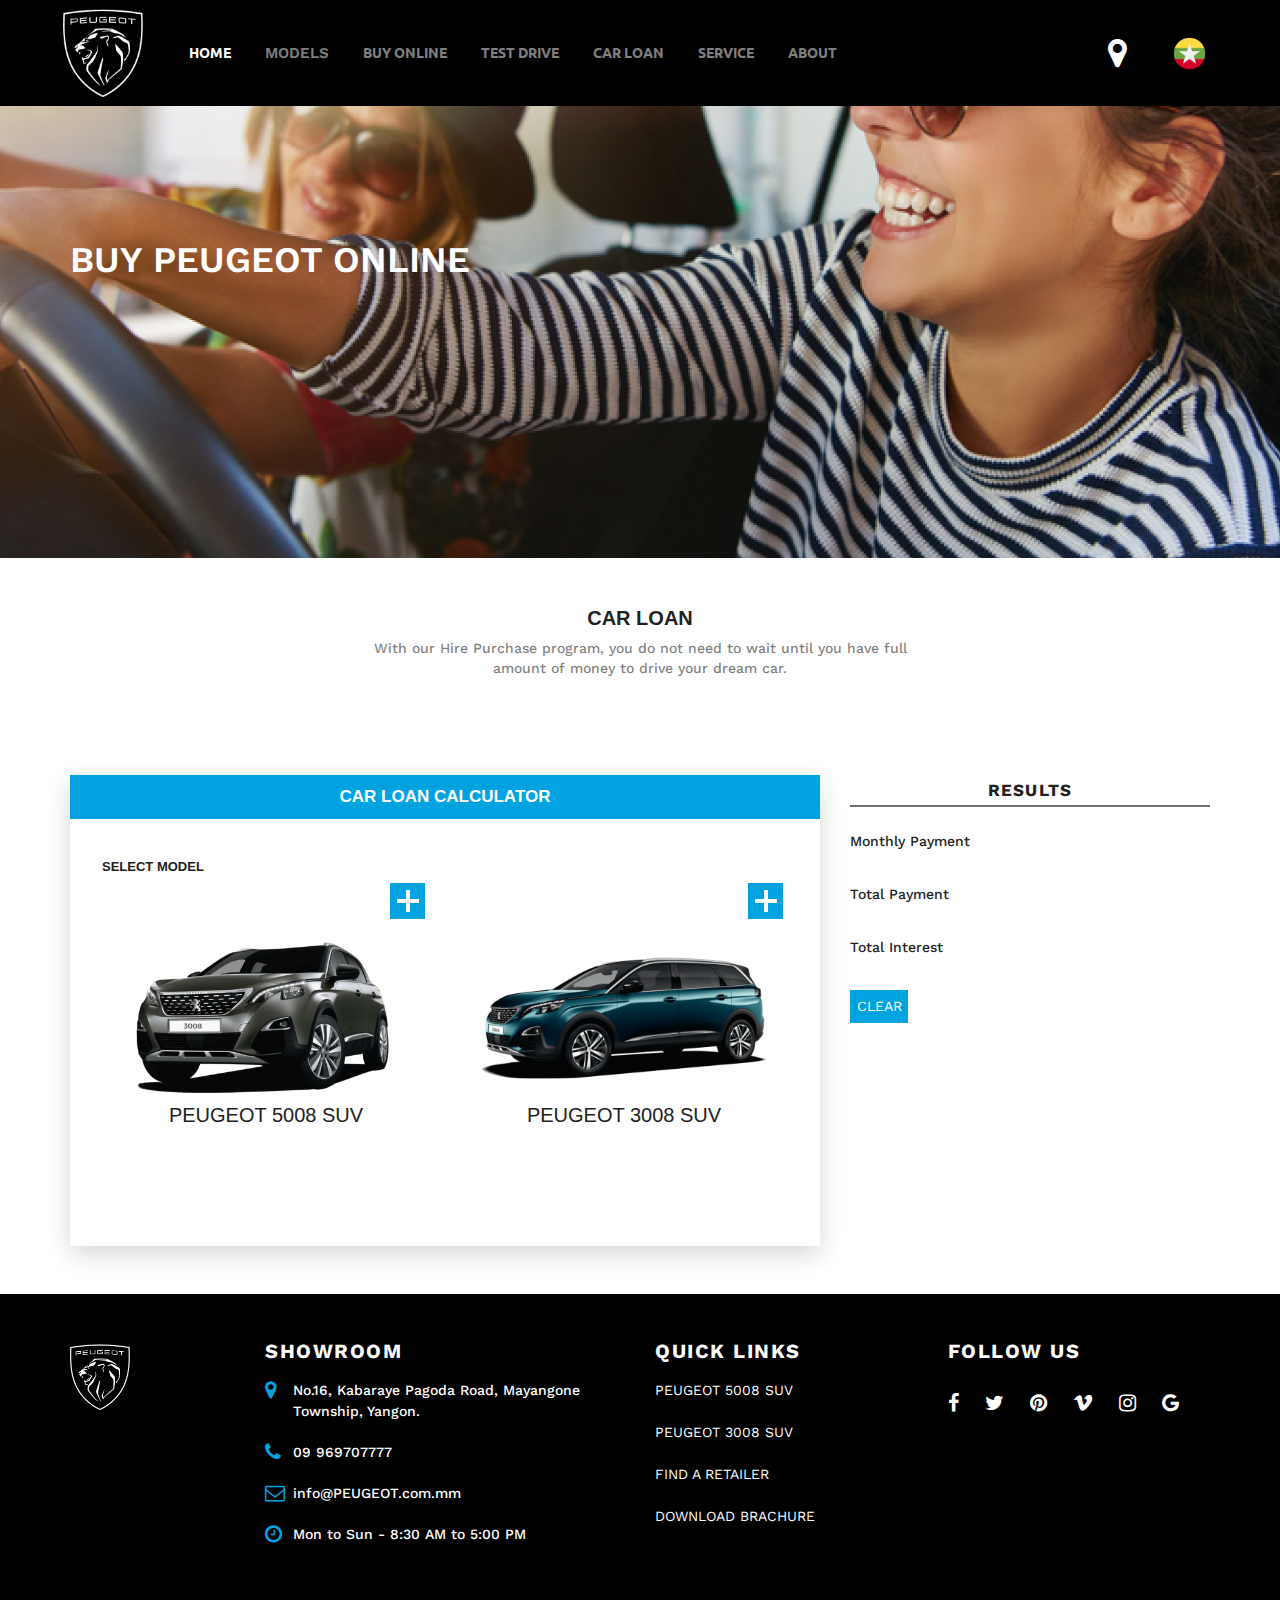
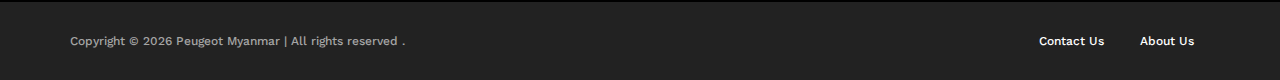
<file: car-loan.html>
<!DOCTYPE html>
<html lang="en">

<head>
  <title>Feugeto</title>
  <meta charset="utf-8">
  <meta http-equiv="X-UA-Compatible" content="IE=edge">
  <meta name="viewport" content="width=device-width, initial-scale=1">
  <link rel="stylesheet" type="text/css" href="styles/bootstrap4/bootstrap.min.css">
  <link href="plugins/font-awesome-4.7.0/css/font-awesome.min.css" rel="stylesheet" type="text/css">
  <link rel="stylesheet" type="text/css" href="plugins/OwlCarousel2-2.2.1/owl.carousel.css">
  <link rel="stylesheet" type="text/css" href="plugins/OwlCarousel2-2.2.1/owl.theme.default.css">
  <link rel="stylesheet" type="text/css" href="plugins/OwlCarousel2-2.2.1/animate.css">
  <link rel="stylesheet" type="text/css" href="plugins/jquery.mb.YTPlayer-3.1.12/jquery.mb.YTPlayer.css">
  <link rel="stylesheet" type="text/css" href="styles/main_styles.css">
  <link rel="stylesheet" type="text/css" href="styles/responsive.css">
  <link rel="stylesheet" type="text/css" href="styles/buy_peugeot_online.css">
  <link rel="stylesheet" type="text/css" href="styles/car_loan.css">
</head>

<body>

  <div class="super_container">

    <!-- Header -->

    <header class="header">
      <div class="header_section">
        <div class="row">
          <div class="col">
            <div class="header_content d-flex flex-row align-items-center justify-content-start">
              <div class="logo"><a href="index.html"><img src="images/PEUGEOT_logo.png"></a></div>
              <nav class="main_nav">
                <ul>
                  <li class="active"><a href="index.html">HOME</a></li>
                  <li><button type="button" class="modal_header" data-toggle="modal"
                      data-target="#myModal">MODELS</button></li>
                  <li><a href="buy-peugeot-online.html">BUY ONLINE</a></li>
                  <li><a href="test-drive.html">TEST DRIVE</a></li>
                  <li><a href="car-loan.html">CAR LOAN</a></li>
                  <li><a href="service-and-care.html">SERVICE</a></li>
                  <li><a href="about-us.html">ABOUT</a></li>
                </ul>
              </nav>
              <div class="search_container ml-auto">
                <div class="location">
                  <div class="location_map"><a href="#"><i class="fa fa-map-marker" aria-hidden="true"></i></a></div>
                  <!-- <img class="weather_icon" src="images/cloud.png" alt=""> -->
                </div>
                <div class="language">
                  <img src="images/language.png">
                </div>

              </div>
              <div class="hamburger ml-auto menu_mm">
                <i class="fa fa-bars trans_200 menu_mm" aria-hidden="true"></i>
              </div>
            </div>
          </div>
        </div>
      </div>
    </header>

    <!-- Menu -->

    <div class="menu d-flex flex-column align-items-end justify-content-start text-right menu_mm trans_400">
      <div class="menu_close_container">
        <div class="menu_close">
          <div></div>
          <div></div>
        </div>
      </div>
      <div class="logo menu_mm"><a href="#">PEUGEOT</a></div>
      <div class="search">
        <form action="#">
          <input type="search" class="header_search_input menu_mm" required="required" placeholder="Type to Search...">
          <img class="header_search_icon menu_mm" src="images/search_2.png" alt="">
        </form>
      </div>
      <nav class="menu_nav">
        <ul class="menu_mm">
          <li class="active"><a href="index.html">MODELS</a></li>
          <li><a href="vehicle-details.html">PEUGEOT 3008 SUV</a></li>
          <li><a href="vehicle-details.html">PEUGEOT 5008 SUV</a></li>
          <li><a href="buy-peugeot-online.html">BUY ONLINE</a></li>
          <li><a href="test-drive.html">TEST DRIVE</a></li>
          <li><a href="car-loan.html">CAR LOAN</a></li>
          <li><a href="service-and-care.html">SERVICE</a></li>
          <li><a href="about-us.html">ABOUT</a></li>
        </ul>
      </nav>
    </div>

    <!-- Home -->
    <div class="home_car_loan">
      <div class="home_slider_background" style="background-image:url(images/buy_peugeot_online_car.png)"></div>
      <div class="home_slider_content_container">
        <div class="container">
          <div class="row">
            <div class="col">
              <div class="home_slider_content">
                <div class="home_slider_item_title">
                  <a href="#">BUY PEUGEOT ONLINE</a><br>
                </div>
              </div>
            </div>
          </div>
        </div>
      </div>
    </div>
    <!-- Model Header  Popup-->
    <div class="modal fade" id="myModal" role="dialog">

      <div class="modal-dialog modal_wrap">

        <!-- Modal content-->

        <div class="modal-content line_radius">
          <div class="container">
            <div class="modal-header modal_title_header">

              <h4 class="modal_title">MODELS</h4>
              <button type="button" class="close" data-dismiss="modal">&times;</button>
              <h4 class="modal-close">CLOSE</h4>
            </div>
            <div class="modal-body">
              <div class="row row-lg-eq-height">
                <!-- Main Content -->
                <div class="col-lg-4 order-lg-1 order-2">
                  <div class="main_content_modal">
                    <div class="modal_content_logo"><a href="vehicle-details.html"><img
                          src="images/modal_car_3008.png"></a></div>
                    <h3 class="modal_car_title">PEUGEOT 3008 SUV</h3>
                  </div>
                </div>
                <div class="col-lg-4 order-lg-1 order-2">
                  <div class="main_content_modal">
                    <div class="modal_content_logo"><a href="vehicle-details.html"><img
                          src="images/modal-car-5008.png"></a></div>
                    <h3 class="modal_car_title">PEUGEOT 5008 SUV
                    </h3>
                  </div>
                </div>
              </div>
            </div>
          </div>
        </div>
      </div>
    </div>
  </div>

  <!-- Page Content -->

  <div class="page_content_buy_online">
    <div class="container">
      <h2 class="online_car_title">CAR LOAN</h2>
      <!-- Main Content -->
      <p>With our Hire Purchase program, you do not need to wait until you have full<br> amount of money to drive your
        dream car.</p>
    </div>
  </div>

  <!-- Latest Model Content -->

  <div class="latest_model_content_car_loan">
    <div class="container">
      <div class="car_loan">
        <div class="row row-lg-eq-height">
          <div class="col-lg-8 order-lg-1 order-2">
            <div class="wrap_book">
              <div class="car_loan_calculate">
                <h2 class="car_loan_title_">CAR LOAN CALCULATOR</h2>
              </div>
              <div class="main_content_book">
                <h4 class="select_online">SELECT MODEL</h4>
                <div class="row row-lg-eq-height">
                  <div class="col-lg-6 order-lg-1 order-2 form_border change_form_1">
                    <button type="button" id="formButton1_carLoan">
                      <div class="plus-minus-toggle collapsed"></div>
                    </button>
                    <img src="images/choose_booking.png">
                    <h5>PEUGEOT 5008 SUV</h5>
                  </div>
                  <div class="col-lg-6 order-lg-1 order-2 form_border change_form_2">
                    <button type="button" id="formButton2_carLoan">
                      <div class="plus-minus-toggle collapsed"></div>
                    </button>
                    <img src="images/5008_model.png">
                    <h5>PEUGEOT 3008 SUV</h5>
                  </div>
                </div>

              </div>
              <div class="booking_form_online_loan">
                <!-------------form 1------------>
                <form id="form_carLoan1" class="online_booking_1">
                  <!-- <h4 class="select_online">CUSTOMER INFO</h4> -->
                  <div class="input-container-loan">
                    <label>SELLING PRICE</label><br>
                    <input type="number" class="input-field" id="amount" placeholder="$">
                  </div>
                  <div class="row row-lg-eq-height">
                    <div class="col-6 order-lg-1 order-2">
                      <div class="input-container-loan">
                        <label>DOWN PAYMENT</label><br>
                        <input type="number" class="input-field" id="interest" placeholder="%">
                      </div>
                    </div>
                    <div class="col-6 order-lg-1 order-2">
                      <div class="input-container-loan">
                        <label>LOAN TERM</label>
                        <input type="number" class="input-field" id="years" placeholder="Years To Repay">
                      </div>
                    </div>
                  </div>
                  <div class="enquire">
                    <input type="submit" value="Calculate" class="enquire_form loan_calculate">
                  </div>
                </form>

                <!-------------form 2------------>
                <form id="form_carLoan2" class="online_booking_2">
                  <div class="input-container-loan">
                    <label>SELLING PRICE</label><br>
                    <input type="number" class="input-field" id="amount2" placeholder="$">
                  </div>
                  <div class="row row-lg-eq-height">
                    <div class="col-6 order-lg-1 order-2">
                      <div class="input-container-loan">
                        <label>DOWN PAYMENT</label><br>
                        <input type="number" class="input-field" id="interest2" placeholder="%">
                      </div>
                    </div>
                    <div class="col-6 order-lg-1 order-2">
                      <div class="input-container-loan">
                        <label>LOAN TERM</label>
                        <input type="number" class="input-field" id="years2" placeholder="Years To Repay">
                      </div>
                    </div>
                  </div>
                  <div class="enquire">
                    <input type="submit" value="Calculate" class="enquire_form loan_calculate">
                  </div>
                </form>
              </div>
            </div>
          </div>
          <div class="col-lg-4 order-lg-1 order-2">
            <div class="loan_result">
              <div class="car_loan_results_title">RESULTS</div>
              <div id="results" class="pt-4">
                <div class="form-group-result">
                  <div class="input-group-result">
                    <label class="lft_title">Monthly Payment</label>
                    <input type="number" class="input-field" id="monthly-payment" disabled>
                  </div>
                </div>

                <div class="form-group-result">
                  <div class="input-group-result">
                    <label class="lft_title">Total Payment</label>
                    <input type="number" class="input-field" id="total-payment" disabled>
                  </div>
                </div>

                <div class="form-group-result">
                  <div class="input-group-result">
                    <label class="lft_title">Total Interest</label>
                    <input type="number" class="input-field" id="total-interest" disabled>
                  </div>
                </div>
              </div>
              <div class="clear">CLEAR</div>
            </div>

          </div>
        </div>
      </div>
    </div>
  </div>

  <!-- Social Feed -->



  <!------ Timeline ------>



  <!-- Footer -->

  <footer class="footer">
    <div class="container">
      <div class="row row-lg-eq-height">
        <div class="col-lg-2 order-lg-1 order-2">
          <div class="footer_content">
            <div class="footer_logo"><a href="#"><img src="images/PEUGEOT_logo.png"></a></div>
          </div>
        </div>
        <div class="col-lg-4 order-lg-1 order-2">
          <div class="footer_content">
            <div class="footer_showroom">SHOWROOM</div>
            <div class="list_address">
              <ul>
                <li class="footer_address"><i class="fa fa-map-marker" aria-hidden="true"></i>
                  <p>No.16, Kabaraye Pagoda Road, Mayangone Township, Yangon.</p>
                </li>
                <li class="footer_address"><i class="fa fa-phone" aria-hidden="true"></i>
                  <p>09 969707777</p>
                </li>
                <li class="footer_address"><i class="fa fa-envelope-o" aria-hidden="true"></i>
                  <p>info@PEUGEOT.com.mm</p>
                </li>
                <li class="footer_address"><i class="fa fa-clock-o" aria-hidden="true"></i>
                  <p>Mon to Sun - 8:30 AM to 5:00 PM</p>
                </li>
              </ul>
            </div>
          </div>
        </div>
        <div class="col-lg-3 order-lg-1 order-2">
          <div class="footer_content">
            <div class="footer_showroom">QUICK LINKS</div>
            <div class="list_address">
              <ul>
                <li class="footer_address"><a href="">PEUGEOT 5008 SUV</a></li>
                <li class="footer_address"><a href="">PEUGEOT 3008 SUV</a></li>
                <li class="footer_address"><a href="">FIND A RETAILER</a></li>
                <li class="footer_address"><a href="">DOWNLOAD BRACHURE</a></li>
              </ul>
            </div>
          </div>
        </div>
        <div class="col-lg-3 order-lg-1 order-2">
          <div class="footer_content">
            <div class="footer_logo">FOLLOW US</div>
            <div class="footer_social">
              <ul>
                <li class="footer_social_facebook"><a href="#"><i class="fa fa-facebook" aria-hidden="true"></i></a>
                </li>
                <li class="footer_social_twitter"><a href="#"><i class="fa fa-twitter" aria-hidden="true"></i></a></li>
                <li class="footer_social_pinterest"><a href="#"><i class="fa fa-pinterest" aria-hidden="true"></i></a>
                </li>
                <li class="footer_social_vimeo"><a href="#"><i class="fa fa-vimeo" aria-hidden="true"></i></a></li>
                <li class="footer_social_instagram"><a href="#"><i class="fa fa-instagram" aria-hidden="true"></i></a>
                </li>
                <li class="footer_social_google"><a href="#"><i class="fa fa-google" aria-hidden="true"></i></a></li>
              </ul>
            </div>
          </div>
        </div>
      </div>
    </div>
    <div class="copyright">
      <div class="container">
        Copyright &copy;
        <script>document.write(new Date().getFullYear());</script> Peugeot Myanmar | All rights reserved .
        <div class="pull-right">
          <ul>
            <li><a href="#">Contact Us</a></li>
            <li><a href="#">About Us</a></li>
          </ul>
        </div>
      </div>
    </div>
  </footer>
  </div>

  <script src="js/jquery-3.2.1.min.js"></script>
  <script src="styles/bootstrap4/popper.js"></script>
  <script src="styles/bootstrap4/bootstrap.min.js"></script>
  <script src="plugins/OwlCarousel2-2.2.1/owl.carousel.js"></script>
  <script src="plugins/jquery.mb.YTPlayer-3.1.12/jquery.mb.YTPlayer.js"></script>
  <script src="plugins/easing/easing.js"></script>
  <script src="plugins/masonry/masonry.js"></script>
  <script src="plugins/masonry/images_loaded.js"></script>
  <script src="js/custom.js"></script>
  <!-- <script src="js/buy-peugeot-online.js"></script>
  <script src="js/car_loan.js"></script> -->


</body>

<script>
  /*************** Calculate Car loan Form 2 *********************/
$(document).ready(function () {
  document.getElementById('form_carLoan1').addEventListener('submit', calculateResults);

  // Calculate Results
  function calculateResults(e) {

    // console.log("calculating");

    // Declare UI Variables

    const amount = document.getElementById('amount');
  const interest = document.getElementById('interest');
  const years = document.getElementById('years');
  const monthlyPayment = document.getElementById('monthly-payment');
  const totalPayment = document.getElementById('total-payment');
  const totalInterest = document.getElementById('total-interest');

  // Turn amount into decimal and store it into variable
  const principal = parseFloat(amount.value);
  const calculatedInterest = parseFloat(interest.value) / 100 / 12;
  const calculatedPayment = parseFloat(years.value) * 12;

  // Compute monthly payments
  const x = Math.pow(1 + calculatedInterest, calculatedPayment);
  const monthly = (principal * x * calculatedInterest) / (x - 1);


  // Check if value is finite

  if (isFinite(monthly)) {
    monthlyPayment.value = monthly.toFixed(2);
  totalPayment.value = (monthly * calculatedPayment).toFixed(2);
  totalInterest.value = ((monthly * calculatedPayment) - principal).toFixed(2);

    } else {
    showError("Please check your numbers")
  }

  e.preventDefault();
  }

  // Function to show error
  function showError(error) {
    // create div
    const errorDiv = document.createElement('div');

  // Get card and heading in order to add new div to DOM. Parent element
  const card = document.querySelector('.card');
  const heading = document.querySelector('.heading');


  // Give div a class name
  errorDiv.className = 'alert alert-danger';

  // Create text and append div
  errorDiv.appendChild(document.createTextNode(error));

  // Insert error above heading. Insert above will take in the parent element which is the card in this case and for the parameters
  // It will take in the element you want to put in and the element you want to put it before, in this case errorDiv and the heading

  card.insertBefore(errorDiv, heading);

  // Clear error after 3 seconds

  setTimeout(clearError, 3000);

  }


  // Create clear error
  function clearError() {
    document.querySelector('.alert').remove();
  }
});



/*************** Calculate Car loan Form 2 *********************/
$(document).ready(function () {
  document.getElementById('form_carLoan2').addEventListener('submit', calculateResults);

  // Calculate Results
  function calculateResults(e) {

    // console.log("calculating");

    // Declare UI Variables

    const amount = document.getElementById('amount2');
    const interest = document.getElementById('interest2');
    const years = document.getElementById('years2');
    const monthlyPayment = document.getElementById('monthly-payment');
    const totalPayment = document.getElementById('total-payment');
    const totalInterest = document.getElementById('total-interest');

    // Turn amount into decimal and store it into variable
    const principal = parseFloat(amount.value);
    const calculatedInterest = parseFloat(interest.value) / 100 / 12;
    const calculatedPayment = parseFloat(years.value) * 12;

    // Compute monthly payments
    const x = Math.pow(1 + calculatedInterest, calculatedPayment);
    const monthly = (principal * x * calculatedInterest) / (x - 1);


    // Check if value is finite

    if (isFinite(monthly)) {
      monthlyPayment.value = monthly.toFixed(2);
      totalPayment.value = (monthly * calculatedPayment).toFixed(2);
      totalInterest.value = ((monthly * calculatedPayment) - principal).toFixed(2);

    } else {
      showError("Please check your numbers")
    }

    e.preventDefault();
  }

  // Function to show error
  function showError(error) {
    // create div
    const errorDiv = document.createElement('div');

    // Get card and heading in order to add new div to DOM. Parent element
    const card = document.querySelector('.card');
    const heading = document.querySelector('.heading');


    // Give div a class name
    errorDiv.className = 'alert alert-danger';

    // Create text and append div
    errorDiv.appendChild(document.createTextNode(error));

    // Insert error above heading. Insert above will take in the parent element which is the card in this case and for the parameters
    // It will take in the element you want to put in and the element you want to put it before, in this case errorDiv and the heading

    card.insertBefore(errorDiv, heading);

    // Clear error after 3 seconds

    setTimeout(clearError, 3000);

  }


  // Create clear error
  function clearError() {
    document.querySelector('.alert').remove();
  }


});

/*************** Clear Input Field *********************/
$(document).ready(function () {
  $(".clear").click(function () {
    $(".booking_form_online_loan .input-field").val("");
    $(".pt-4 .input-field").val("");
    $(".booking_form_online_loan .input-field").focus();
    $(".pt-4 .input-field").focus();

  });
});

</script>

<script>
  /**************form js*****************/
$(document).ready(function () {
  $("#formButton1_carLoan").click(function () {
    $("#form_carLoan1").toggle();
  });
});

$(document).ready(function () {
  $("#formButton2_carLoan").click(function () {
    $("#form_carLoan2").toggle();
  });
});


/**************Click Expand booking form*****************/
$(document).ready(function () {
  $(function () {
    $('.plus-minus-toggle').on('click', function () {
      $(this).toggleClass('collapsed');
    });
  });
});

$(document).ready(function () {
  const btn = document.getElementById('formButton1_carLoan');
  const para = document.querySelectorAll('.change_form_2');

  btn.addEventListener('click', () => {
    para.forEach(el => {
      el.classList.toggle('make_change_disabled');
    })
  })

});


$(document).ready(function () {

  const btn = document.getElementById('formButton2_carLoan');
  const para = document.querySelectorAll('.change_form_1');

  btn.addEventListener('click', () => {
    para.forEach(el => {
      el.classList.toggle('make_change_disabled');
    })
  })

});

</script>

</html>
</file>
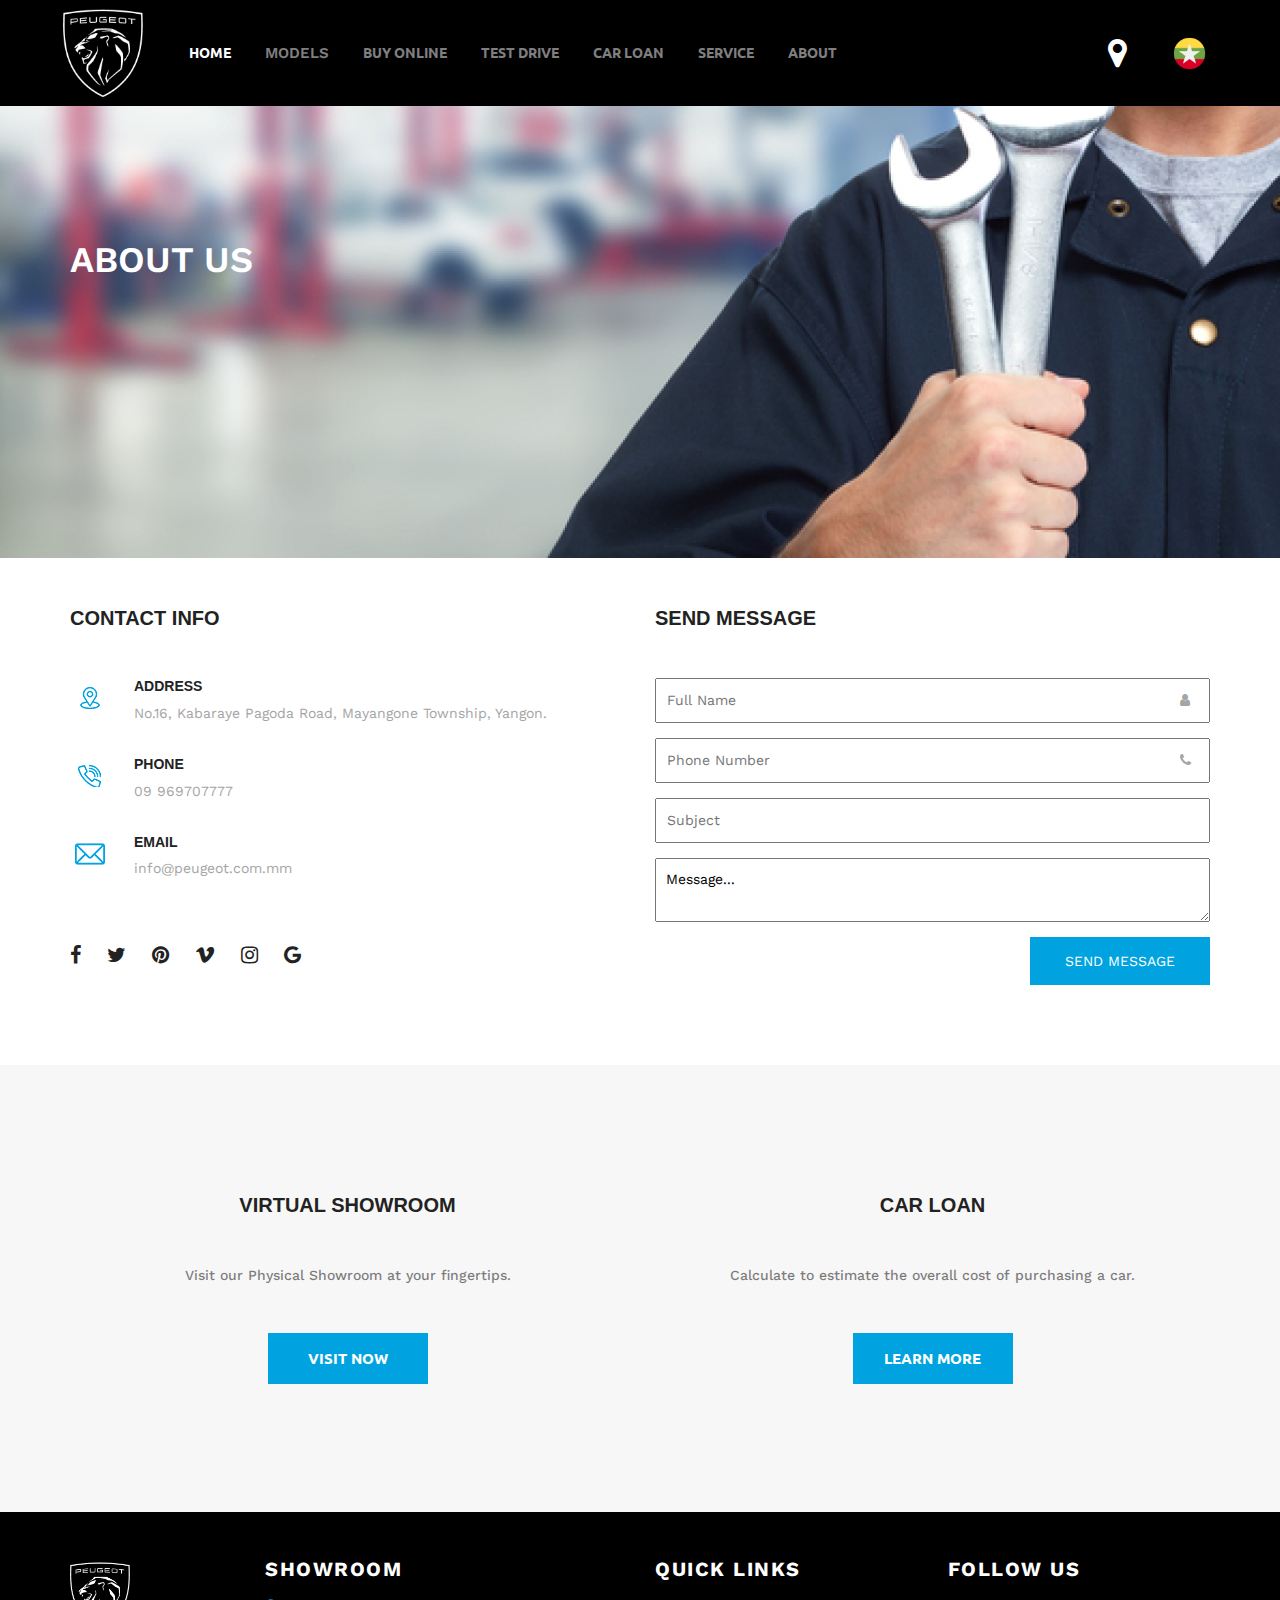
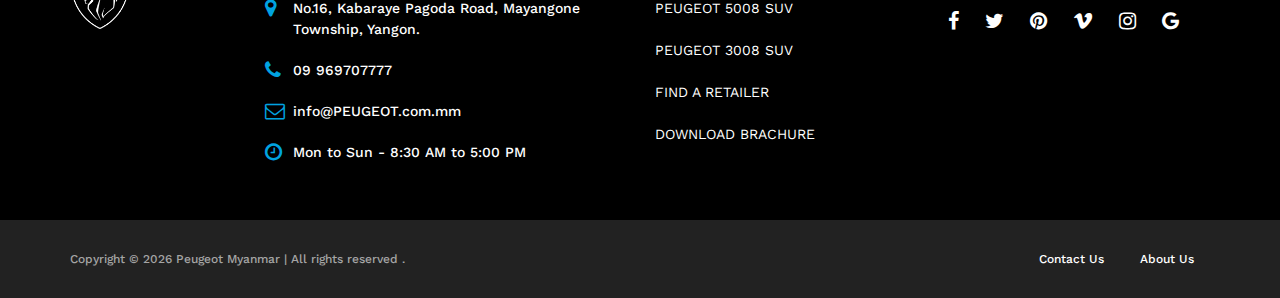
<file: contact-us.html>
<!DOCTYPE html>
<html lang="en">

<head>
  <title>Feugeto</title>
  <meta charset="utf-8">
  <meta http-equiv="X-UA-Compatible" content="IE=edge">
  <meta name="viewport" content="width=device-width, initial-scale=1">
  <link rel="stylesheet" type="text/css" href="styles/bootstrap4/bootstrap.min.css">
  <link href="plugins/font-awesome-4.7.0/css/font-awesome.min.css" rel="stylesheet" type="text/css">
  <link rel="stylesheet" type="text/css" href="plugins/OwlCarousel2-2.2.1/owl.carousel.css">
  <link rel="stylesheet" type="text/css" href="plugins/OwlCarousel2-2.2.1/owl.theme.default.css">
  <link rel="stylesheet" type="text/css" href="plugins/OwlCarousel2-2.2.1/animate.css">
  <link rel="stylesheet" type="text/css" href="plugins/jquery.mb.YTPlayer-3.1.12/jquery.mb.YTPlayer.css">
  <link rel="stylesheet" type="text/css" href="styles/main_styles.css">
  <link rel="stylesheet" type="text/css" href="styles/responsive.css">
  <link rel="stylesheet" type="text/css" href="styles/contact_us.css">
  <link rel="stylesheet" type="text/css" href="styles/buy_peugeot_online.css">
  <link rel="stylesheet" type="text/css" href="styles/vehicle_details.css">
</head>

<body>

  <div class="super_container">

    <!-- Header -->

    <header class="header">
      <div class="header_section">
        <div class="row">
          <div class="col">
            <div class="header_content d-flex flex-row align-items-center justify-content-start">
              <div class="logo"><a href="index.html"><img src="images/PEUGEOT_logo.png"></a></div>
              <nav class="main_nav">
                <ul>
                  <li class="active"><a href="index.html">HOME</a></li>
                  <li><button type="button" class="modal_header" data-toggle="modal"
                      data-target="#myModal">MODELS</button></li>
                  <li><a href="buy-peugeot-online.html">BUY ONLINE</a></li>
                  <li><a href="test-drive.html">TEST DRIVE</a></li>
                  <li><a href="car-loan.html">CAR LOAN</a></li>
                  <li><a href="service-and-care.html">SERVICE</a></li>
                  <li><a href="about-us.html">ABOUT</a></li>
                </ul>
              </nav>
              <div class="search_container ml-auto">
                <div class="location">
                  <div class="location_map"><a href="#"><i class="fa fa-map-marker" aria-hidden="true"></i></a></div>
                  <!-- <img class="weather_icon" src="images/cloud.png" alt=""> -->
                </div>
                <div class="language">
                  <img src="images/language.png">
                </div>

              </div>
              <div class="hamburger ml-auto menu_mm">
                <i class="fa fa-bars trans_200 menu_mm" aria-hidden="true"></i>
              </div>
            </div>
          </div>
        </div>
      </div>
    </header>

    <!-- Menu -->

    <div class="menu d-flex flex-column align-items-end justify-content-start text-right menu_mm trans_400">
      <div class="menu_close_container">
        <div class="menu_close">
          <div></div>
          <div></div>
        </div>
      </div>
      <div class="logo menu_mm"><a href="#">PEUGEOT</a></div>
      <div class="search">
        <form action="#">
          <input type="search" class="header_search_input menu_mm" required="required" placeholder="Type to Search...">
          <img class="header_search_icon menu_mm" src="images/search_2.png" alt="">
        </form>
      </div>
      <nav class="menu_nav">
        <ul class="menu_mm">
          <li class="active"><a href="index.html">HOME</a></li>
          <li><a href="vehicle-details.html">PEUGEOT 3008 SUV</a></li>
          <li><a href="vehicle-details.html">PEUGEOT 5008 SUV</a></li>
          <li><a href="buy-peugeot-online.html">BUY ONLINE</a></li>
          <li><a href="test-drive.html">TEST DRIVE</a></li>
          <li><a href="car-loan.html">CAR LOAN</a></li>
          <li><a href="service-and-care.html">SERVICE</a></li>
          <li><a href="about-us.html">ABOUT</a></li>
        </ul>
      </nav>
    </div>

    <!-- Contact Us Banner -->
    <div class="contact_us_peugeot">
      <div class="home_slider_background" style="background-image:url(images/service_car.png)"></div>
      <div class="home_slider_content_container">
        <div class="container">
          <div class="row">
            <div class="col">
              <div class="home_slider_content">
                <div class="home_slider_item_title">
                  <a href="#">ABOUT US</a><br>
                </div>
              </div>
            </div>
          </div>
        </div>
      </div>
    </div>
    <!-- Model Header  Popup-->
    <div class="modal fade" id="myModal" role="dialog">

      <div class="modal-dialog modal_wrap">

        <!-- Modal content-->

        <div class="modal-content line_radius">
          <div class="container">
            <div class="modal-header modal_title_header">

              <h4 class="modal_title">MODELS</h4>
              <button type="button" class="close" data-dismiss="modal">&times;</button>
              <h4 class="modal-close">CLOSE</h4>
            </div>
            <div class="modal-body">
              <div class="row row-lg-eq-height">
                <!-- Main Content -->
                <div class="col-lg-4 order-lg-1 order-2">
                  <div class="main_content_modal">
                    <div class="modal_content_logo"><a href="vehicle-details.html"><img
                          src="images/modal_car_3008.png"></a></div>
                    <h3 class="modal_car_title">PEUGEOT 3008 SUV</h3>
                  </div>
                </div>
                <div class="col-lg-4 order-lg-1 order-2">
                  <div class="main_content_modal">
                    <div class="modal_content_logo"><a href="vehicle-details.html"><img
                          src="images/modal-car-5008.png"></a></div>
                    <h3 class="modal_car_title">PEUGEOT 5008 SUV
                    </h3>
                  </div>
                </div>
              </div>
            </div>
          </div>
        </div>
      </div>
    </div>
  </div>



  <!-- Section Contact Us Content -->

  <div class="page_content_contact">
    <div class="container">
      <!-- Main Content -->
      <div class="row row-lg-eq-height">

        <!-- Main Content -->
        <div class="col-lg-6 order-lg-1 order-2">
          <div class="contact_us_address">
            <h2 class="contact_us_address_title">CONTACT INFO</h2>
            <ul>
              <li>
                <h5 class="addressContact">ADDRESS</h5>
                <span>No.16, Kabaraye Pagoda Road, Mayangone Township, Yangon.
                </span>
              </li>
              <li>
                <h5 class="addressContact">PHONE</h5>
                <span>09 969707777</span>
              </li>
              <li>
                <h5 class="addressContact">EMAIL</h5>
                <span>info@peugeot.com.mm</span>
              </li>
            </ul>
          </div>
          <div class="footer_social_address">
            <ul>
              <li class="footer_social_address_facebook"><a href="#"><i class="fa fa-facebook"
                    aria-hidden="true"></i></a>
              </li>
              <li class="footer_social_address_twitter"><a href="#"><i class="fa fa-twitter" aria-hidden="true"></i></a>
              </li>
              <li class="footer_social_address_pinterest"><a href="#"><i class="fa fa-pinterest"
                    aria-hidden="true"></i></a>
              </li>
              <li class="footer_social_address_vimeo"><a href="#"><i class="fa fa-vimeo" aria-hidden="true"></i></a>
              </li>
              <li class="footer_social_address_instagram"><a href="#"><i class="fa fa-instagram"
                    aria-hidden="true"></i></a>
              </li>
              <li class="footer_social_address_google"><a href="#"><i class="fa fa-google" aria-hidden="true"></i></a>
              </li>
            </ul>
          </div>
        </div>
        <div class="col-lg-6 order-lg-1 order-2">
          <div class="contact_us_form">
            <h2 class="contact_us_address_title">SEND MESSAGE</h2>
            <form class="contact-form">
              <div class="input-container">
                <input class="input-field" type="text" placeholder="Full Name" name="usrnm">
                <i class="fa fa-user icon"></i>
              </div>
              <div class="input-container">
                <input class="input-field" type="text" placeholder="Phone Number" name="phone">
                <i class="fa fa-phone icon"></i>
              </div>
              <div class="input-container">
                <input class="input-field" type="text" name="subject" placeholder="Subject"></input>
              </div>
              <div class="input-container">
                <textarea class="input-field" name="comment" form="usrform">Message...</textarea>
              </div>
              <div class="enquire">
                <input class="enquire_form" type="submit" value="SEND MESSAGE">
              </div>
            </form>
          </div>
        </div>
      </div>
    </div>
  </div>

  <!-- Virtual Showroom -->

  <div class="vehicle_details_showroom_page_content">
    <div class="container">
      <div class="showroom">

        <!-- Main Content -->
        <div class="row row-lg-eq-height">
          <div class="col-lg-6 order-lg-1 order-2 ">
            <h2>VIRTUAL SHOWROOM</h2>
            <p>Visit our Physical Showroom at your fingertips.</p>
            <div class="home_slider_item_category trans_200">
              <a href="#" class="trans_200">VISIT NOW</a>
            </div>
          </div>
          <div class="col-lg-6 order-lg-1 order-2">
            <h2>CAR LOAN</h2>
            <p>Calculate to estimate the overall cost of purchasing a car.</p>
            <div class="home_slider_item_category trans_200">
              <a href="car-loan.html" class="trans_200">LEARN MORE</a>
            </div>
          </div>
        </div>
      </div>
    </div>
  </div>

  <!-- Footer -->

  <footer class="footer">
    <div class="container">
      <div class="row row-lg-eq-height">
        <div class="col-lg-2 order-lg-1 order-2">
          <div class="footer_content">
            <div class="footer_logo"><a href="#"><img src="images/PEUGEOT_logo.png"></a></div>
          </div>
        </div>
        <div class="col-lg-4 order-lg-1 order-2">
          <div class="footer_content">
            <div class="footer_showroom">SHOWROOM</div>
            <div class="list_address">
              <ul>
                <li class="footer_address"><i class="fa fa-map-marker" aria-hidden="true"></i>
                  <p>No.16, Kabaraye Pagoda Road, Mayangone Township, Yangon.</p>
                </li>
                <li class="footer_address"><i class="fa fa-phone" aria-hidden="true"></i>
                  <p>09 969707777</p>
                </li>
                <li class="footer_address"><i class="fa fa-envelope-o" aria-hidden="true"></i>
                  <p>info@PEUGEOT.com.mm</p>
                </li>
                <li class="footer_address"><i class="fa fa-clock-o" aria-hidden="true"></i>
                  <p>Mon to Sun - 8:30 AM to 5:00 PM</p>
                </li>
              </ul>
            </div>
          </div>
        </div>
        <div class="col-lg-3 order-lg-1 order-2">
          <div class="footer_content">
            <div class="footer_showroom">QUICK LINKS</div>
            <div class="list_address">
              <ul>
                <li class="footer_address"><a href="">PEUGEOT 5008 SUV</a></li>
                <li class="footer_address"><a href="">PEUGEOT 3008 SUV</a></li>
                <li class="footer_address"><a href="">FIND A RETAILER</a></li>
                <li class="footer_address"><a href="">DOWNLOAD BRACHURE</a></li>
              </ul>
            </div>
          </div>
        </div>
        <div class="col-lg-3 order-lg-1 order-2">
          <div class="footer_content">
            <div class="footer_logo">FOLLOW US</div>
            <div class="footer_social">
              <ul>
                <li class="footer_social_facebook"><a href="#"><i class="fa fa-facebook" aria-hidden="true"></i></a>
                </li>
                <li class="footer_social_twitter"><a href="#"><i class="fa fa-twitter" aria-hidden="true"></i></a>
                </li>
                <li class="footer_social_pinterest"><a href="#"><i class="fa fa-pinterest" aria-hidden="true"></i></a>
                </li>
                <li class="footer_social_vimeo"><a href="#"><i class="fa fa-vimeo" aria-hidden="true"></i></a></li>
                <li class="footer_social_instagram"><a href="#"><i class="fa fa-instagram" aria-hidden="true"></i></a>
                </li>
                <li class="footer_social_google"><a href="#"><i class="fa fa-google" aria-hidden="true"></i></a></li>
              </ul>
            </div>
          </div>
        </div>
      </div>
    </div>
    <div class="copyright">
      <div class="container">
        Copyright &copy;
        <script>document.write(new Date().getFullYear());</script> Peugeot Myanmar | All rights reserved .
        <div class="pull-right">
          <ul>
            <li><a href="#">Contact Us</a></li>
            <li><a href="#">About Us</a></li>
          </ul>
        </div>
      </div>
    </div>
  </footer>
  </div>

  <script src="js/jquery-3.2.1.min.js"></script>
  <script src="styles/bootstrap4/popper.js"></script>
  <script src="styles/bootstrap4/bootstrap.min.js"></script>
  <script src="plugins/OwlCarousel2-2.2.1/owl.carousel.js"></script>
  <script src="plugins/jquery.mb.YTPlayer-3.1.12/jquery.mb.YTPlayer.js"></script>
  <script src="plugins/easing/easing.js"></script>
  <script src="plugins/masonry/masonry.js"></script>
  <script src="plugins/masonry/images_loaded.js"></script>
  <script src="js/custom.js"></script>


</body>

</html>
</file>
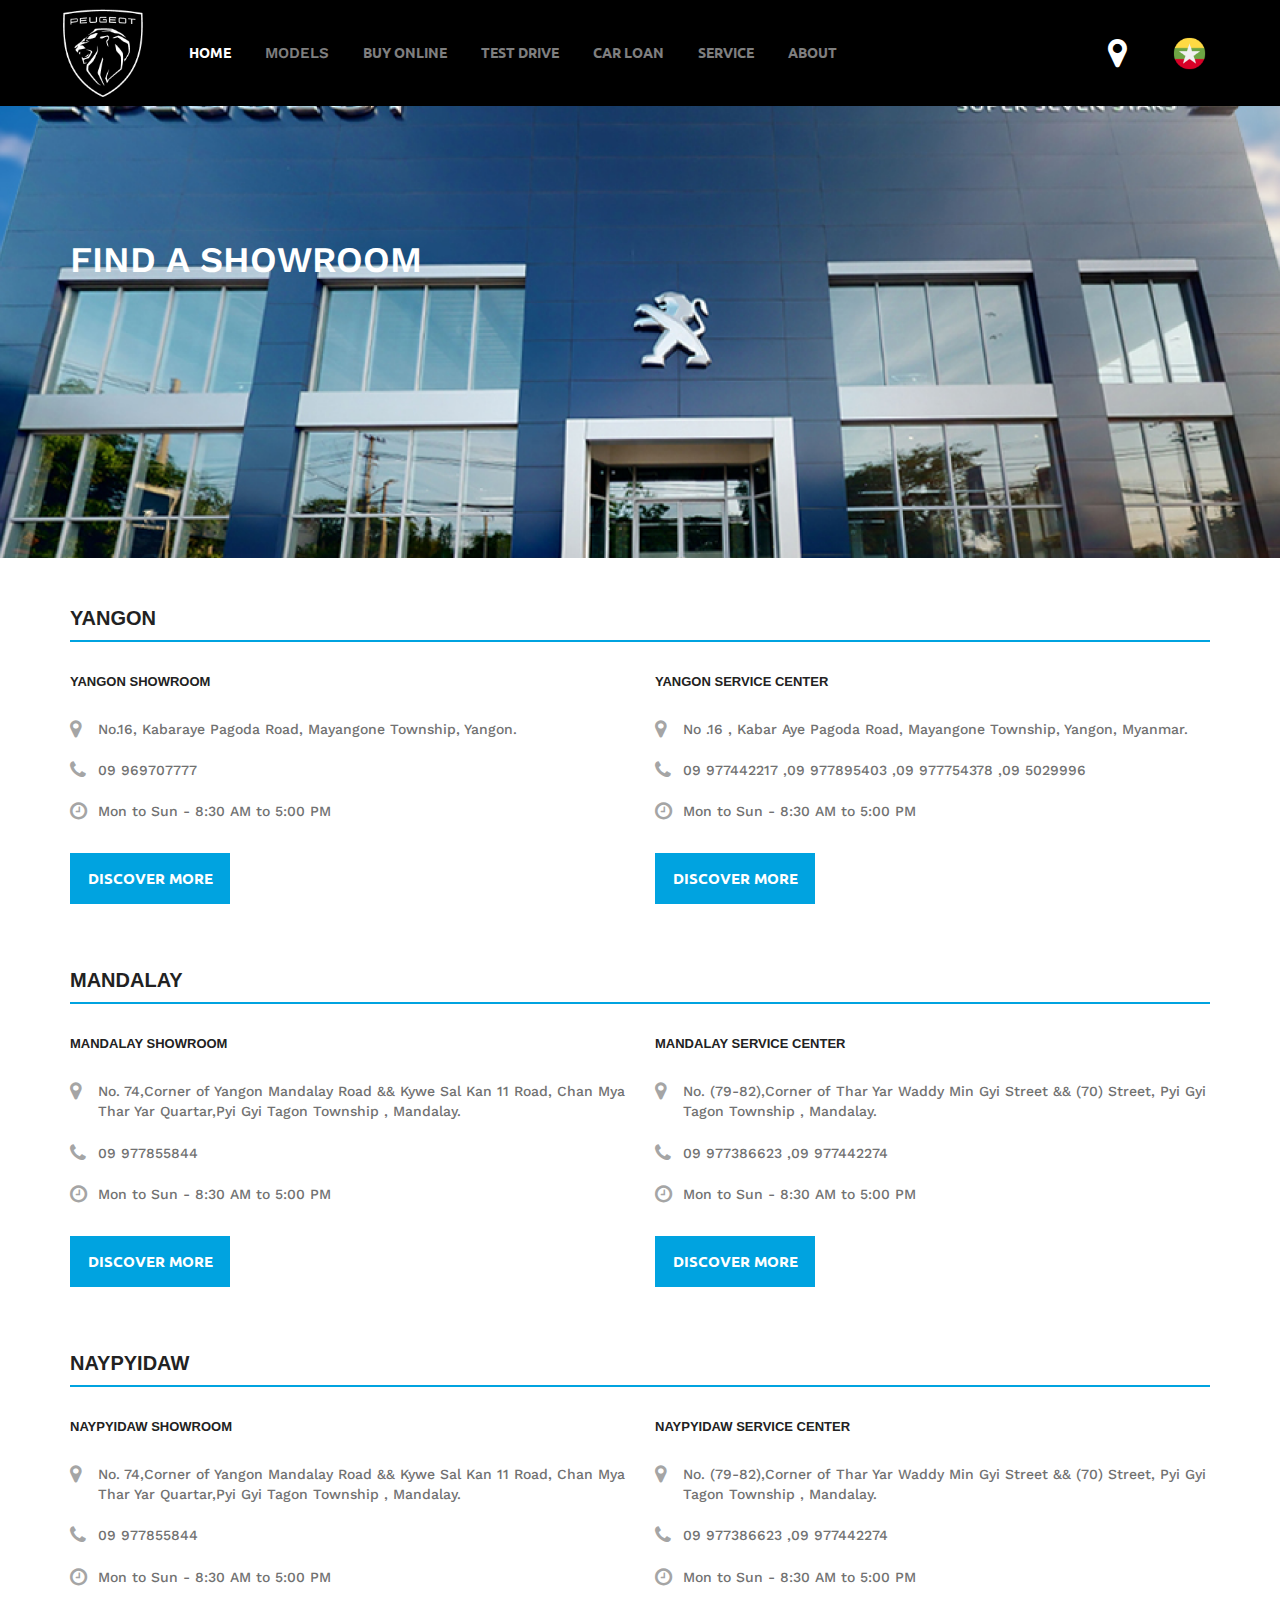
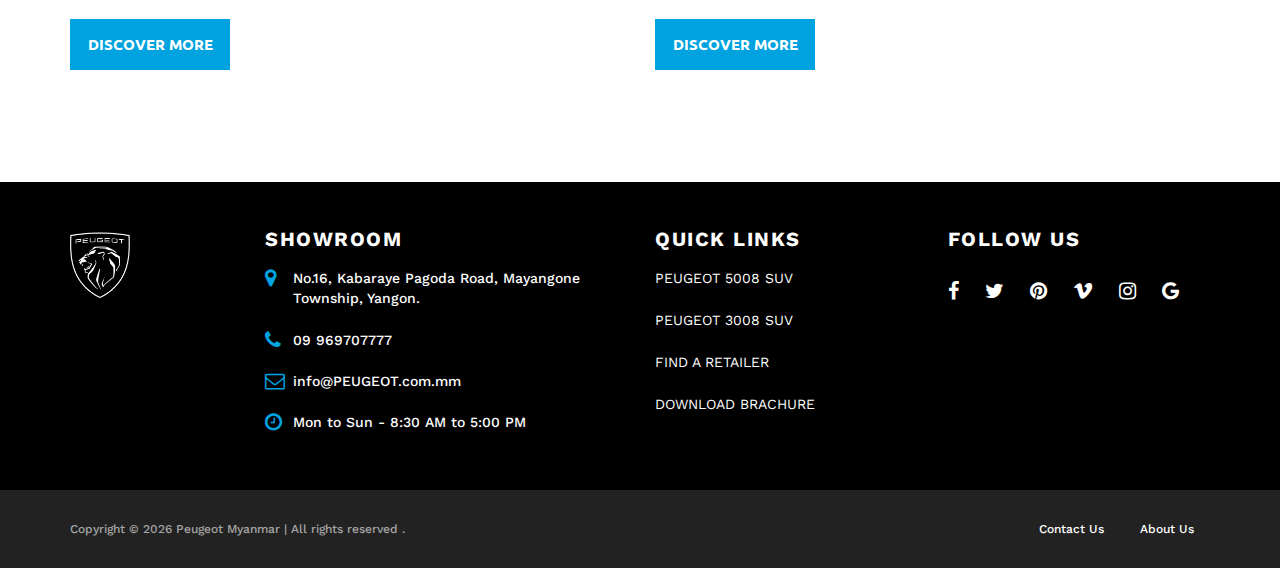
<file: find-showroom.html>
<!DOCTYPE html>
<html lang="en">

<head>
  <title>Feugeto</title>
  <meta charset="utf-8">
  <meta http-equiv="X-UA-Compatible" content="IE=edge">
  <meta name="viewport" content="width=device-width, initial-scale=1">
  <link rel="stylesheet" type="text/css" href="styles/bootstrap4/bootstrap.min.css">
  <link href="plugins/font-awesome-4.7.0/css/font-awesome.min.css" rel="stylesheet" type="text/css">
  <link rel="stylesheet" type="text/css" href="plugins/OwlCarousel2-2.2.1/owl.carousel.css">
  <link rel="stylesheet" type="text/css" href="plugins/OwlCarousel2-2.2.1/owl.theme.default.css">
  <link rel="stylesheet" type="text/css" href="plugins/OwlCarousel2-2.2.1/animate.css">
  <link rel="stylesheet" type="text/css" href="plugins/jquery.mb.YTPlayer-3.1.12/jquery.mb.YTPlayer.css">
  <link rel="stylesheet" type="text/css" href="styles/main_styles.css">
  <link rel="stylesheet" type="text/css" href="styles/responsive.css">
  <link rel="stylesheet" type="text/css" href="styles/find_showroom.css">

</head>

<body>

  <div class="super_container">

    <!-- Header -->

    <header class="header">
      <div class="header_section">
        <div class="row">
          <div class="col">
            <div class="header_content d-flex flex-row align-items-center justify-content-start">
              <div class="logo"><a href="index.html"><img src="images/PEUGEOT_logo.png"></a></div>
              <nav class="main_nav">
                <ul>
                  <li class="active"><a href="index.html">HOME</a></li>
                  <li><button type="button" class="modal_header" data-toggle="modal"
                      data-target="#myModal">MODELS</button></li>
                  <li><a href="buy-peugeot-online.html">BUY ONLINE</a></li>
                  <li><a href="test-drive.html">TEST DRIVE</a></li>
                  <li><a href="car-loan.html">CAR LOAN</a></li>
                  <li><a href="service-and-care.html">SERVICE</a></li>
                  <li><a href="about-us.html">ABOUT</a></li>
                </ul>
              </nav>
              <div class="search_container ml-auto">
                <div class="location">
                  <div class="location_map"><a href="#"><i class="fa fa-map-marker" aria-hidden="true"></i></a></div>
                  <!-- <img class="weather_icon" src="images/cloud.png" alt=""> -->
                </div>

                <!-- <form action="#">
								<input type="search" class="header_search_input" required="required" placeholder="Type to Search...">
								<img class="header_search_icon" src="images/search.png" alt="">
							</form> -->
                <div class="language">
                  <img src="images/language.png">
                </div>

              </div>
              <div class="hamburger ml-auto menu_mm">
                <i class="fa fa-bars trans_200 menu_mm" aria-hidden="true"></i>
              </div>
            </div>
          </div>
        </div>
      </div>
    </header>

    <!-- Menu -->

    <div class="menu d-flex flex-column align-items-end justify-content-start text-right menu_mm trans_400">
      <div class="menu_close_container">
        <div class="menu_close">
          <div></div>
          <div></div>
        </div>
      </div>
      <div class="logo menu_mm"><a href="#">PEUGEOT</a></div>
      <div class="search">
        <form action="#">
          <input type="search" class="header_search_input menu_mm" required="required" placeholder="Type to Search...">
          <img class="header_search_icon menu_mm" src="images/search_2.png" alt="">
        </form>
      </div>
      <nav class="menu_nav">
        <ul class="menu_mm">
          <li class="active"><a href="index.html">MODELS</a></li>
          <li><a href="vehicle-details.html">PEUGEOT 3008 SUV</a></li>
          <li><a href="vehicle-details.html">PEUGEOT 5008 SUV</a></li>
          <li><a href="buy-peugeot-online.html">BUY ONLINE</a></li>
          <li><a href="test-drive.html">TEST DRIVE</a></li>
          <li><a href="car-loan.html">CAR LOAN</a></li>
          <li><a href="service-and-care.html">SERVICE</a></li>
          <li><a href="about-us.html">ABOUT</a></li>
        </ul>
      </nav>
    </div>

    <!-- Home -->
    <div class="home_showroom">
      <div class="home_slider_background" style="background-image:url(images/showroom.png)"></div>
      <div class="home_slider_content_container">
        <div class="container">
          <div class="row">
            <div class="col">
              <div class="home_slider_content">
                <div class="home_slider_item_title">
                  <a href="#">FIND A SHOWROOM</a><br>
                </div>
              </div>
            </div>
          </div>
        </div>
      </div>
    </div>
    <!-- Model Header  Popup-->
    <div class="modal fade" id="myModal" role="dialog">

      <div class="modal-dialog modal_wrap">

        <!-- Modal content-->

        <div class="modal-content line_radius">
          <div class="container">
            <div class="modal-header modal_title_header">

              <h4 class="modal_title">MODELS</h4>
              <button type="button" class="close" data-dismiss="modal">&times;</button>
              <h4 class="modal-close">CLOSE</h4>
            </div>
            <div class="modal-body">
              <div class="row row-lg-eq-height">
                <!-- Main Content -->
                <div class="col-lg-4 order-lg-1 order-2">
                  <div class="main_content_modal">
                    <div class="modal_content_logo"><a href="vehicle-details.html"><img
                          src="images/modal_car_3008.png"></a></div>
                    <h3 class="modal_car_title">PEUGEOT 3008 SUV</h3>
                  </div>
                </div>
                <div class="col-lg-4 order-lg-1 order-2">
                  <div class="main_content_modal">
                    <div class="modal_content_logo"><a href="vehicle-details.html"><img
                          src="images/modal-car-5008.png"></a></div>
                    <h3 class="modal_car_title">PEUGEOT 5008 SUV
                    </h3>
                  </div>
                </div>
              </div>
            </div>
          </div>
        </div>
      </div>
    </div>
  </div>



  <!--Showroom Content -->
  <div class="showroom_content">
    <div class="container">
      <!-- Yangon Showroom -->
      <h2 class="model_tile_showroom">YANGON</h2>
      <div class="row row-lg-eq-height">
        <div class="col-lg-6 order-lg-1 order-2">
          <h4 class="subtitle_showroom">YANGON SHOWROOM</h2>
            <div class="main_content_showroom">
              <ul>
                <li class="showroom_address"><i class="fa fa-map-marker" aria-hidden="true"></i>
                  <p>No.16, Kabaraye Pagoda Road, Mayangone Township, Yangon.</p>
                </li>
                <li class="showroom_address"><i class="fa fa-phone" aria-hidden="true"></i>
                  <p>09 969707777</p>
                </li>
                <li class="showroom_address"><i class="fa fa-clock-o" aria-hidden="true"></i>
                  <p>Mon to Sun - 8:30 AM to 5:00 PM</p>
                </li>
              </ul>
              <div class="home_slider_item_category trans_200"><a href="#" class="trans_200">DISCOVER MORE</a>
              </div>
            </div>
        </div>
        <div class="col-lg-6 order-lg-1 order-2">
          <h4 class="subtitle_showroom">YANGON SERVICE CENTER</h2>
            <div class="main_content_showroom">
              <ul>
                <li class="showroom_address"><i class="fa fa-map-marker" aria-hidden="true"></i>
                  <p>No .16 , Kabar Aye Pagoda Road, Mayangone Township, Yangon, Myanmar.</p>
                </li>
                <li class="showroom_address"><i class="fa fa-phone" aria-hidden="true"></i>
                  <p>09 977442217 ,09 977895403 ,09 977754378 ,09 5029996</p>
                </li>
                <li class="showroom_address"><i class="fa fa-clock-o" aria-hidden="true"></i>
                  <p>Mon to Sun - 8:30 AM to 5:00 PM</p>
                </li>
              </ul>
              <div class="home_slider_item_category trans_200"><a href="#" class="trans_200">DISCOVER MORE</a>
              </div>
            </div>
        </div>
      </div>

      <!-- Mandalay Showroom -->
      <h2 class="model_tile_showroom">MANDALAY</h2>
      <div class="row row-lg-eq-height">
        <div class="col-lg-6 order-lg-1 order-2">
          <h4 class="subtitle_showroom">MANDALAY SHOWROOM</h2>
            <div class="main_content_showroom">
              <ul>
                <li class="showroom_address"><i class="fa fa-map-marker" aria-hidden="true"></i>
                  <p>No. 74,Corner of Yangon Mandalay Road && Kywe Sal Kan 11 Road, Chan Mya Thar Yar Quartar,Pyi Gyi
                    Tagon Township , Mandalay.</p>
                </li>
                <li class="showroom_address"><i class="fa fa-phone" aria-hidden="true"></i>
                  <p>09 977855844</p>
                </li>
                <li class="showroom_address"><i class="fa fa-clock-o" aria-hidden="true"></i>
                  <p>Mon to Sun - 8:30 AM to 5:00 PM</p>
                </li>
              </ul>
              <div class="home_slider_item_category trans_200"><a href="#" class="trans_200">DISCOVER MORE</a>
              </div>
            </div>
        </div>
        <div class="col-lg-6 order-lg-1 order-2">
          <h4 class="subtitle_showroom">MANDALAY SERVICE CENTER</h2>
            <div class="main_content_showroom">
              <ul>
                <li class="showroom_address"><i class="fa fa-map-marker" aria-hidden="true"></i>
                  <p>No. (79-82),Corner of Thar Yar Waddy Min Gyi Street && (70) Street, Pyi Gyi Tagon Township ,
                    Mandalay.</p>
                </li>
                <li class="showroom_address"><i class="fa fa-phone" aria-hidden="true"></i>
                  <p>09 977386623 ,09 977442274</p>
                </li>
                <li class="showroom_address"><i class="fa fa-clock-o" aria-hidden="true"></i>
                  <p>Mon to Sun - 8:30 AM to 5:00 PM</p>
                </li>
              </ul>
              <div class="home_slider_item_category trans_200"><a href="#" class="trans_200">DISCOVER MORE</a>
              </div>
            </div>
        </div>
      </div>

      <!-- Naypyidaw Showroom -->
      <h2 class="model_tile_showroom">NAYPYIDAW</h2>
      <div class="row row-lg-eq-height">
        <div class="col-lg-6 order-lg-1 order-2">
          <h4 class="subtitle_showroom">NAYPYIDAW SHOWROOM</h2>
            <div class="main_content_showroom">
              <ul>
                <li class="showroom_address"><i class="fa fa-map-marker" aria-hidden="true"></i>
                  <p>No. 74,Corner of Yangon Mandalay Road && Kywe Sal Kan 11 Road, Chan Mya Thar Yar Quartar,Pyi Gyi
                    Tagon Township , Mandalay.</p>
                </li>
                <li class="showroom_address"><i class="fa fa-phone" aria-hidden="true"></i>
                  <p>09 977855844</p>
                </li>
                <li class="showroom_address"><i class="fa fa-clock-o" aria-hidden="true"></i>
                  <p>Mon to Sun - 8:30 AM to 5:00 PM</p>
                </li>
              </ul>
              <div class="home_slider_item_category trans_200"><a href="#" class="trans_200">DISCOVER MORE</a>
              </div>
            </div>
        </div>
        <div class="col-lg-6 order-lg-1 order-2">
          <h4 class="subtitle_showroom">NAYPYIDAW SERVICE CENTER</h2>
            <div class="main_content_showroom">
              <ul>
                <li class="showroom_address"><i class="fa fa-map-marker" aria-hidden="true"></i>
                  <p>No. (79-82),Corner of Thar Yar Waddy Min Gyi Street && (70) Street, Pyi Gyi Tagon Township ,
                    Mandalay. </p>
                </li>
                <li class="showroom_address"><i class="fa fa-phone" aria-hidden="true"></i>
                  <p>09 977386623 ,09 977442274
                  </p>
                </li>
                <li class="showroom_address"><i class="fa fa-clock-o" aria-hidden="true"></i>
                  <p>Mon to Sun - 8:30 AM to 5:00 PM</p>
                </li>
              </ul>
              <div class="home_slider_item_category trans_200"><a href="#" class="trans_200">DISCOVER MORE</a>
              </div>
            </div>
        </div>
      </div>
    </div>
  </div>




  <!-- Footer -->

  <footer class="footer">
    <div class="container">
      <div class="row row-lg-eq-height">
        <div class="col-lg-2 order-lg-1 order-2">
          <div class="footer_content">
            <div class="footer_logo"><a href="#"><img src="images/PEUGEOT_logo.png"></a></div>
          </div>
        </div>
        <div class="col-lg-4 order-lg-1 order-2">
          <div class="footer_content">
            <div class="footer_showroom">SHOWROOM</div>
            <div class="list_address">
              <ul>
                <li class="footer_address"><i class="fa fa-map-marker" aria-hidden="true"></i>
                  <p>No.16, Kabaraye Pagoda Road, Mayangone Township, Yangon.</p>
                </li>
                <li class="footer_address"><i class="fa fa-phone" aria-hidden="true"></i>
                  <p>09 969707777</p>
                </li>
                <li class="footer_address"><i class="fa fa-envelope-o" aria-hidden="true"></i>
                  <p>info@PEUGEOT.com.mm</p>
                </li>
                <li class="footer_address"><i class="fa fa-clock-o" aria-hidden="true"></i>
                  <p>Mon to Sun - 8:30 AM to 5:00 PM</p>
                </li>
              </ul>
            </div>
          </div>
        </div>
        <div class="col-lg-3 order-lg-1 order-2">
          <div class="footer_content">
            <div class="footer_showroom">QUICK LINKS</div>
            <div class="list_address">
              <ul>
                <li class="footer_address"><a href="">PEUGEOT 5008 SUV</a></li>
                <li class="footer_address"><a href="">PEUGEOT 3008 SUV</a></li>
                <li class="footer_address"><a href="">FIND A RETAILER</a></li>
                <li class="footer_address"><a href="">DOWNLOAD BRACHURE</a></li>
              </ul>
            </div>
          </div>
        </div>
        <div class="col-lg-3 order-lg-1 order-2">
          <div class="footer_content">
            <div class="footer_logo">FOLLOW US</div>
            <div class="footer_social">
              <ul>
                <li class="footer_social_facebook"><a href="#"><i class="fa fa-facebook" aria-hidden="true"></i></a>
                </li>
                <li class="footer_social_twitter"><a href="#"><i class="fa fa-twitter" aria-hidden="true"></i></a></li>
                <li class="footer_social_pinterest"><a href="#"><i class="fa fa-pinterest" aria-hidden="true"></i></a>
                </li>
                <li class="footer_social_vimeo"><a href="#"><i class="fa fa-vimeo" aria-hidden="true"></i></a></li>
                <li class="footer_social_instagram"><a href="#"><i class="fa fa-instagram" aria-hidden="true"></i></a>
                </li>
                <li class="footer_social_google"><a href="#"><i class="fa fa-google" aria-hidden="true"></i></a></li>
              </ul>
            </div>
          </div>
        </div>
      </div>
    </div>
    <div class="copyright">
      <div class="container">
        Copyright &copy;
        <script>document.write(new Date().getFullYear());</script> Peugeot Myanmar | All rights reserved .
        <div class="pull-right">
          <ul>
            <li><a href="#">Contact Us</a></li>
            <li><a href="#">About Us</a></li>
          </ul>
        </div>
      </div>
    </div>
  </footer>
  </div>

  <script src="js/jquery-3.2.1.min.js"></script>
  <script src="styles/bootstrap4/popper.js"></script>
  <script src="styles/bootstrap4/bootstrap.min.js"></script>
  <script src="plugins/OwlCarousel2-2.2.1/owl.carousel.js"></script>
  <script src="plugins/jquery.mb.YTPlayer-3.1.12/jquery.mb.YTPlayer.js"></script>
  <script src="plugins/easing/easing.js"></script>
  <script src="plugins/masonry/masonry.js"></script>
  <script src="plugins/masonry/images_loaded.js"></script>
  <script src="js/custom.js"></script>


</body>

</html>
</file>
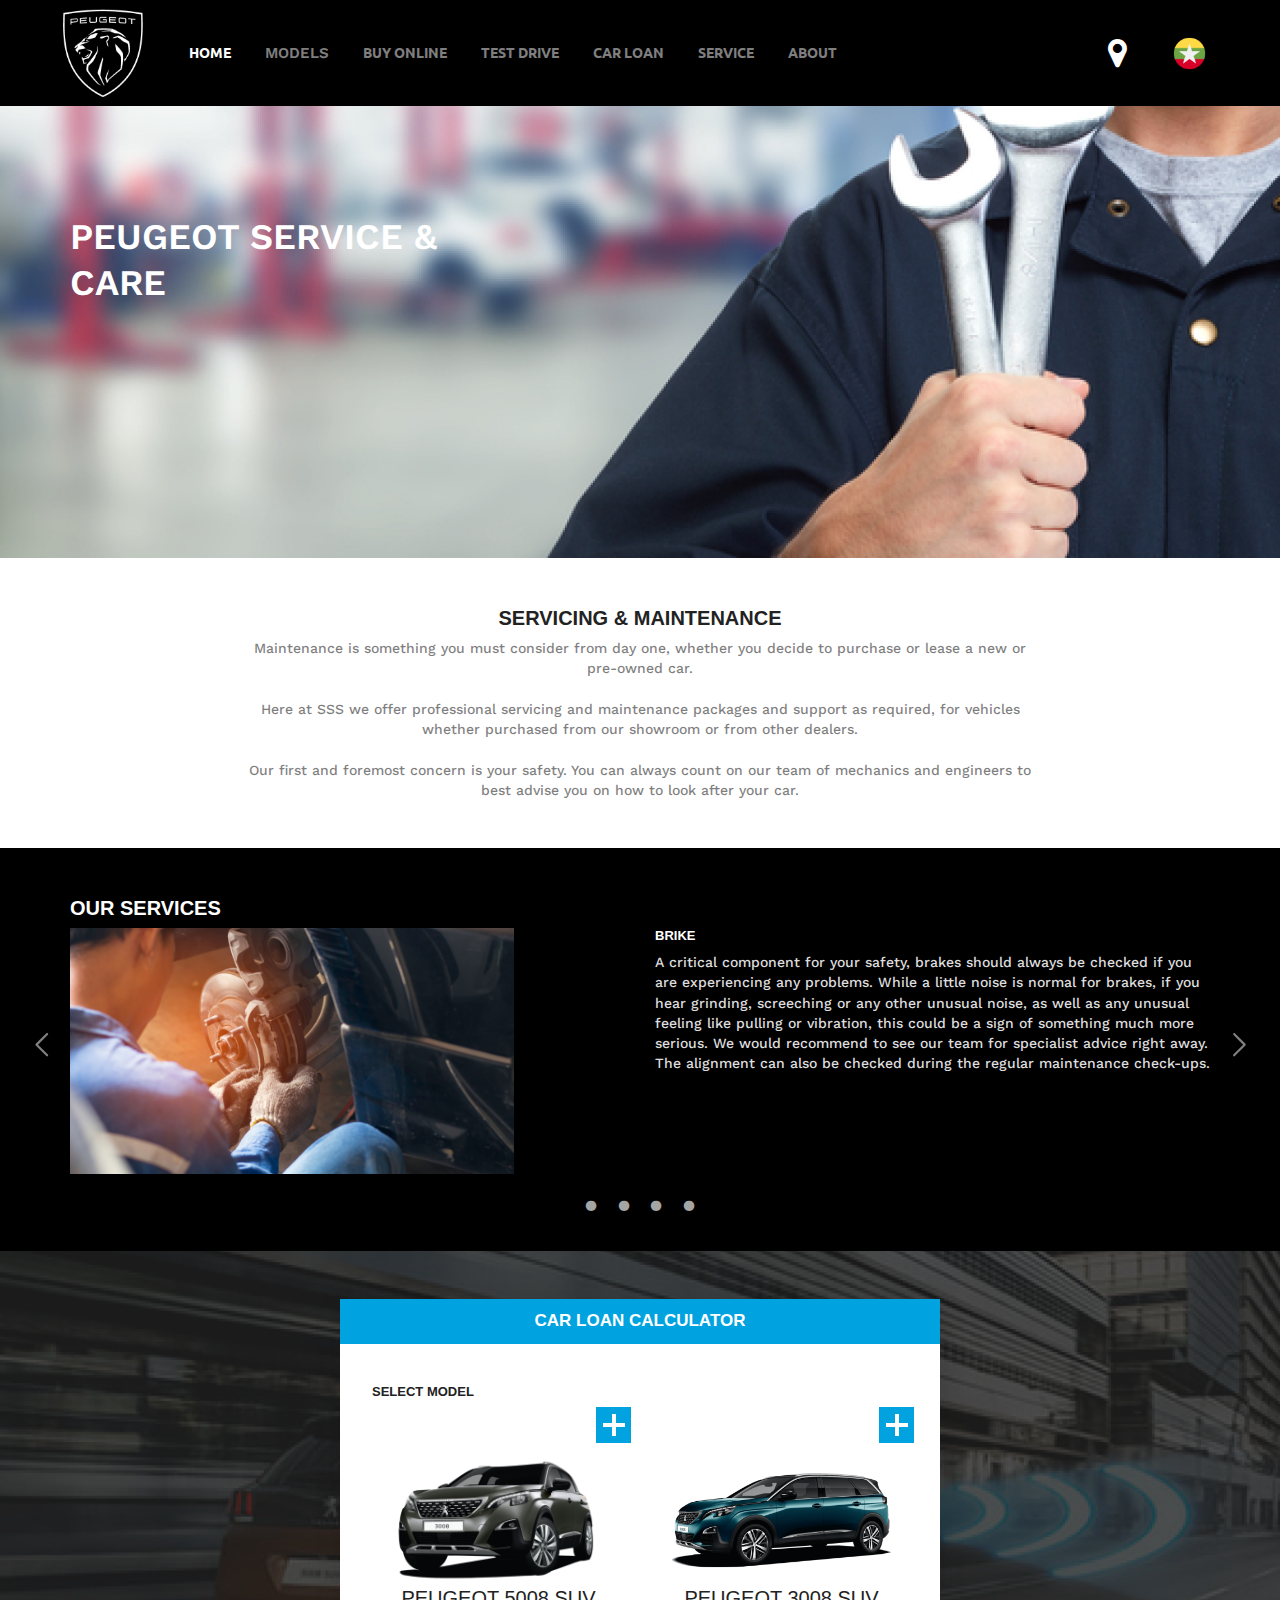
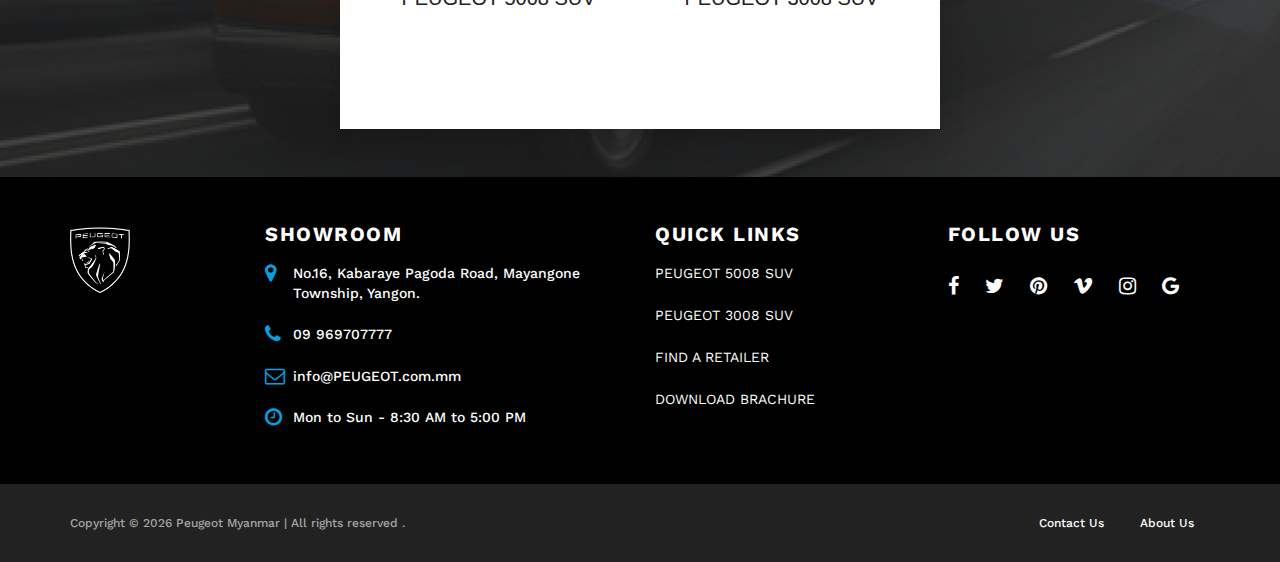
<file: service-and-care.html>
<!DOCTYPE html>
<html lang="en">

<head>
  <title>Feugeto</title>
  <meta charset="utf-8">
  <meta http-equiv="X-UA-Compatible" content="IE=edge">
  <meta name="viewport" content="width=device-width, initial-scale=1">
  <link rel="stylesheet" type="text/css" href="styles/bootstrap4/bootstrap.min.css">
  <link href="plugins/font-awesome-4.7.0/css/font-awesome.min.css" rel="stylesheet" type="text/css">
  <link rel="stylesheet" type="text/css" href="plugins/OwlCarousel2-2.2.1/owl.carousel.css">
  <link rel="stylesheet" type="text/css" href="plugins/OwlCarousel2-2.2.1/owl.theme.default.css">
  <link rel="stylesheet" type="text/css" href="plugins/OwlCarousel2-2.2.1/animate.css">
  <link rel="stylesheet" type="text/css" href="plugins/jquery.mb.YTPlayer-3.1.12/jquery.mb.YTPlayer.css">
  <link rel="stylesheet" type="text/css" href="styles/main_styles.css">
  <link rel="stylesheet" type="text/css" href="styles/responsive.css">
  <link rel="stylesheet" type="text/css" href="styles/buy_peugeot_online.css">
  <link rel="stylesheet" type="text/css" href="styles/service_and_care.css">
</head>

<body>

  <div class="super_container">

    <!-- Header -->

    <header class="header">
      <div class="header_section">
        <div class="row">
          <div class="col">
            <div class="header_content d-flex flex-row align-items-center justify-content-start">
              <div class="logo"><a href="index.html"><img src="images/PEUGEOT_logo.png"></a></div>
              <nav class="main_nav">
                <ul>
                  <li class="active"><a href="index.html">HOME</a></li>
                  <li><button type="button" class="modal_header" data-toggle="modal"
                      data-target="#myModal">MODELS</button></li>
                  <li><a href="buy-peugeot-online.html">BUY ONLINE</a></li>
                  <li><a href="test-drive.html">TEST DRIVE</a></li>
                  <li><a href="car-loan.html">CAR LOAN</a></li>
                  <li><a href="service-and-care.html">SERVICE</a></li>
                  <li><a href="about-us.html">ABOUT</a></li>
                </ul>
              </nav>
              <div class="search_container ml-auto">
                <div class="location">
                  <div class="location_map"><a href="#"><i class="fa fa-map-marker" aria-hidden="true"></i></a></div>
                  <!-- <img class="weather_icon" src="images/cloud.png" alt=""> -->
                </div>
                <div class="language">
                  <img src="images/language.png">
                </div>

              </div>
              <div class="hamburger ml-auto menu_mm">
                <i class="fa fa-bars trans_200 menu_mm" aria-hidden="true"></i>
              </div>
            </div>
          </div>
        </div>
      </div>
    </header>

    <!-- Menu -->

    <div class="menu d-flex flex-column align-items-end justify-content-start text-right menu_mm trans_400">
      <div class="menu_close_container">
        <div class="menu_close">
          <div></div>
          <div></div>
        </div>
      </div>
      <div class="logo menu_mm"><a href="#">PEUGEOT</a></div>
      <div class="search">
        <form action="#">
          <input type="search" class="header_search_input menu_mm" required="required" placeholder="Type to Search...">
          <img class="header_search_icon menu_mm" src="images/search_2.png" alt="">
        </form>
      </div>
      <nav class="menu_nav">
        <ul class="menu_mm">
          <li class="active"><a href="index.html">MODELS</a></li>
          <li><a href="vehicle-details.html">PEUGEOT 3008 SUV</a></li>
          <li><a href="vehicle-details.html">PEUGEOT 5008 SUV</a></li>
          <li><a href="buy-peugeot-online.html">BUY ONLINE</a></li>
          <li><a href="test-drive.html">TEST DRIVE</a></li>
          <li><a href="car-loan.html">CAR LOAN</a></li>
          <li><a href="service-and-care.html">SERVICE</a></li>
          <li><a href="about-us.html">ABOUT</a></li>
        </ul>
      </nav>
    </div>

    <!-- Banner -->
    <div class="home_service_care">
      <div class="home_slider_background" style="background-image:url(images/service_car.png)"></div>
      <div class="home_slider_content_container">
        <div class="container">
          <div class="row">
            <div class="col">
              <div class="home_slider_content">
                <div class="home_slider_item_title">
                  <a href="#">PEUGEOT SERVICE & CARE</a><br>
                </div>
              </div>
            </div>
          </div>
        </div>
      </div>
    </div>

    <!-- Model Header  Popup-->
    <div class="modal fade" id="myModal" role="dialog">

      <div class="modal-dialog modal_wrap">

        <!-- Modal content-->

        <div class="modal-content line_radius">
          <div class="container">
            <div class="modal-header modal_title_header">

              <h4 class="modal_title">MODELS</h4>
              <button type="button" class="close" data-dismiss="modal">&times;</button>
              <h4 class="modal-close">CLOSE</h4>
            </div>
            <div class="modal-body">
              <div class="row row-lg-eq-height">
                <!-- Main Content -->
                <div class="col-lg-4 order-lg-1 order-2">
                  <div class="main_content_modal">
                    <div class="modal_content_logo"><a href="vehicle-details.html"><img
                          src="images/modal_car_3008.png"></a></div>
                    <h3 class="modal_car_title">PEUGEOT 3008 SUV</h3>
                  </div>
                </div>
                <div class="col-lg-4 order-lg-1 order-2">
                  <div class="main_content_modal">
                    <div class="modal_content_logo"><a href="vehicle-details.html"><img
                          src="images/modal-car-5008.png"></a></div>
                    <h3 class="modal_car_title">PEUGEOT 5008 SUV
                    </h3>
                  </div>
                </div>
              </div>
            </div>
          </div>
        </div>
      </div>
    </div>
  </div>

  <!-- Service Page Content -->

  <div class="page_content_buy_online_service">
    <div class="container">
      <div class="wrap_section">
        <h2 class="online_car_title">SERVICING & MAINTENANCE</h2>
        <!-- Main Content -->
        <p>Maintenance is something you must consider from day one, whether you decide to purchase or lease a new or
          pre-owned car. <br><br>
          Here at SSS we offer professional servicing and maintenance packages and support as required, for vehicles
          whether purchased from our showroom or from other dealers.<br><br>
          Our first and foremost concern is your safety. You can always count on our team of mechanics and engineers to
          best advise you on how to look after your car.
        </p>
      </div>
    </div>
  </div>

  <!-- Service Content Testimonial -->
  <div class="page_content_service_slide">
    <div class="container">
      <h2 class="online_car_title_service">OUR SERVICES</h2>
      <div class="slider_service">
        <div class="slide_viewer">
          <div class="slide_group">
            <div class="slide">
              <div class="row row-lg-eq-height">
                <div class="col-lg-6 order-lg-1 order-2">
                  <img src="images/service_1.png" style="width: 80%">
                </div>
                <div class="col-lg-6 order-lg-1 order-2">
                  <h4 class="servicees_title">BRIKE</h4>
                  <P>A critical component for your safety, brakes should always be checked if you are experiencing any
                    problems. While a little noise is normal for brakes, if you hear grinding, screeching or any other
                    unusual noise, as well as any unusual feeling like pulling or vibration, this could be a sign of
                    something much more serious. We would recommend to see our team for specialist advice right away.
                    The alignment can also be checked during the regular maintenance check-ups.
                  </P>
                </div>
              </div>
            </div>
            <div class="slide">
              <div class="row row-lg-eq-height">
                <div class="col-lg-6 order-lg-1 order-2">
                  <img src="images/service_1.png" style="width: 80%">
                </div>
                <div class="col-lg-6 order-lg-1 order-2">
                  <h4 class="servicees_title">BRIKE</h4>
                  <P>A critical component for your safety, brakes should always be checked if you are experiencing any
                    problems. While a little noise is normal for brakes, if you hear grinding, screeching or any other
                    unusual noise, as well as any unusual feeling like pulling or vibration, this could be a sign of
                    something much more serious. We would recommend to see our team for specialist advice right away.
                    The alignment can also be checked during the regular maintenance check-ups.
                  </P>
                </div>
              </div>
            </div>
            <div class="slide">
              <div class="row row-lg-eq-height">
                <div class="col-lg-6 order-lg-1 order-2">
                  <img src="images/service_1.png" style="width: 80%">
                </div>
                <div class="col-lg-6 order-lg-1 order-2">
                  <h4 class="servicees_title">BRIKE</h4>
                  <P>A critical component for your safety, brakes should always be checked if you are experiencing any
                    problems. While a little noise is normal for brakes, if you hear grinding, screeching or any other
                    unusual noise, as well as any unusual feeling like pulling or vibration, this could be a sign of
                    something much more serious. We would recommend to see our team for specialist advice right away.
                    The alignment can also be checked during the regular maintenance check-ups.
                  </P>
                </div>
              </div>
            </div>
            <div class="slide">
              <div class="row row-lg-eq-height">
                <div class="col-lg-6 order-lg-1 order-2">
                  <img src="images/service_1.png" style="width: 80%">
                </div>
                <div class="col-lg-6 order-lg-1 order-2">
                  <h4 class="servicees_title">BRIKE</h4>
                  <P>A critical component for your safety, brakes should always be checked if you are experiencing any
                    problems. While a little noise is normal for brakes, if you hear grinding, screeching or any other
                    unusual noise, as well as any unusual feeling like pulling or vibration, this could be a sign of
                    something much more serious. We would recommend to see our team for specialist advice right away.
                    The alignment can also be checked during the regular maintenance check-ups.
                  </P>S
                </div>
              </div>
            </div>
          </div>
        </div>
      </div>

      <div class="slide_buttons">
      </div>

      <div class="directional_nav">
        <div class="previous_btn" title="Previous">
          <svg version="1.1" xmlns="http://www.w3.org/2000/svg" xmlns:xlink="http://www.w3.org/1999/xlink" x="0px"
            y="0px" width="65px" height="65px" viewBox="-11 -11.5 65 66">
            <g>
              <g>
                <path fill="#ffffff"
                  d="M25.43,33.243L14.628,22.429c-0.433-0.432-0.433-1.132,0-1.564L25.43,10.051c0.432-0.432,1.132-0.432,1.563,0	c0.431,0.431,0.431,1.132,0,1.564L16.972,21.647l10.021,10.035c0.432,0.433,0.432,1.134,0,1.564	c-0.215,0.218-0.498,0.323-0.78,0.323C25.929,33.569,25.646,33.464,25.43,33.243z" />
              </g>
            </g>
          </svg>
        </div>
        <div class="next_btn" title="Next">
          <svg version="1.1" xmlns="http://www.w3.org/2000/svg" xmlns:xlink="http://www.w3.org/1999/xlink" x="0px"
            y="0px" width="65px" height="65px" viewBox="-11 -11.5 65 66">
            <g>
              <g>
                <path fill="#ffffff"
                  d="M18.022,33.569c 0.282,0-0.566-0.105-0.781-0.323c-0.432-0.431-0.432-1.132,0-1.564l10.022-10.035 			L17.241,11.615c 0.431-0.432-0.431-1.133,0-1.564c0.432-0.432,1.132-0.432,1.564,0l10.803,10.814c0.433,0.432,0.433,1.132,0,1.564 L18.805,33.243C18.59,33.464,18.306,33.569,18.022,33.569z" />
              </g>
            </g>
          </svg>
        </div>
      </div>
    </div>
  </div>




  <!-- Book A Service -->

  <div class="model_content_car_service">
    <div class="container">
      <div class="car_loan">
        <div class="row row-lg-eq-height">
          <div class="col-lg-12 order-lg-1 order-2">
            <div class="wrap_book_service">
              <div class="car_loan_calculate">
                <h2 class="car_loan_title_">CAR LOAN CALCULATOR</h2>
              </div>
              <div class="main_content_book_service">
                <h4 class="select_online">SELECT MODEL</h4>
                <div class="row row-lg-eq-height">
                  <div class="col-lg-6 order-lg-1 order-2 form_border change_form_1">
                    <button type="button" id="formButton1_service">
                      <div class="plus-minus-toggle collapsed"></div>
                    </button>
                    <img src="images/choose_booking.png">
                    <h5>PEUGEOT 5008 SUV</h5>
                  </div>
                  <div class="col-lg-6 order-lg-1 order-2 form_border change_form_2">
                    <button type="button" id="formButton2_service">
                      <div class="plus-minus-toggle collapsed"></div>
                    </button>
                    <img src="images/5008_model.png">
                    <h5>PEUGEOT 3008 SUV</h5>
                  </div>
                </div>

              </div>
              <div class="booking_form_online_loan">
                <!-------------form 1------------>
                <form id="form_service1" class="online_booking_1">
                  <h4 class="select_online booking_details">BOOKING DETAILS</h4>
                  <div class="input-container">
                    <select id="inputState2_service" class="input-field">
                      <option selected>Select Service Type</option>
                      <option>...</option>
                    </select>
                  </div>
                  <div class="input-container">
                    <input class="input-field" type="date" id="birthday" class="birthday">
                  </div>

                  <h4 class="select_online">CUSTOMER INFO</h4>
                  <div class="input-container">
                    <input class="input-field" type="text" placeholder="Full Name" name="usrnm">
                    <i class="fa fa-user icon"></i>
                  </div>
                  <div class="input-container">
                    <input class="input-field" type="text" placeholder="Phone Number" name="phone">
                    <i class="fa fa-phone icon"></i>
                  </div>
                  <div class="row row-lg-eq-height">
                    <div class="col-6 order-lg-1 order-2">
                      <div class="input-container">
                        <select id="inputState" class="input-field">
                          <option selected>City</option>
                          <option>...</option>
                        </select>
                      </div>
                    </div>
                    <div class="col-6 order-lg-1 order-2">
                      <div class="input-container">
                        <select id="inputState" class="input-field">
                          <option selected>Township</option>
                          <option>...</option>
                        </select>
                      </div>
                    </div>
                  </div>
                  <div class="input-container">
                    <textarea class="input-field" name="comment" form="usrform">Message...</textarea>
                  </div>
                  <div class="enquire">
                    <input class="enquire_form" type="submit" value="BOOKING NOW">
                  </div>
                </form>

                <!-------------form 2------------>
                <form id="form_service2" class="online_booking_2">
                  <h4 class="select_online booking_details">BOOKING DETAILS</h4>
                  <div class="input-container">
                    <select id="inputState2_service" class="input-field">
                      <option selected>Select Service Type</option>
                      <option>...</option>
                    </select>
                  </div>
                  <div class="input-container">
                    <input class="input-field" type="date" id="birthday" class="birthday">
                  </div>

                  <h4 class="select_online">CUSTOMER INFO</h4>
                  <div class="input-container">
                    <input class="input-field" type="text" placeholder="Full Name" name="usrnm">
                    <i class="fa fa-user icon"></i>
                  </div>
                  <div class="input-container">
                    <input class="input-field" type="text" placeholder="Phone Number" name="phone">
                    <i class="fa fa-phone icon"></i>
                  </div>
                  <div class="row row-lg-eq-height">
                    <div class="col-6 order-lg-1 order-2">
                      <div class="input-container">
                        <select id="inputState" class="input-field">
                          <option selected>City</option>
                          <option>...</option>
                        </select>
                      </div>
                    </div>
                    <div class="col-6 order-lg-1 order-2">
                      <div class="input-container">
                        <select id="inputState" class="input-field">
                          <option selected>Township</option>
                          <option>...</option>
                        </select>
                      </div>
                    </div>
                  </div>
                  <div class="input-container">
                    <textarea class="input-field" name="comment" form="usrform">Message...</textarea>
                  </div>
                  <div class="enquire">
                    <input class="enquire_form" type="submit" value="BOOKING NOW">
                  </div>
                </form>
              </div>
            </div>
          </div>
        </div>
      </div>
    </div>
  </div>



  <!-- Footer -->

  <footer class="footer">
    <div class="container">
      <div class="row row-lg-eq-height">
        <div class="col-lg-2 order-lg-1 order-2">
          <div class="footer_content">
            <div class="footer_logo"><a href="#"><img src="images/PEUGEOT_logo.png"></a></div>
          </div>
        </div>
        <div class="col-lg-4 order-lg-1 order-2">
          <div class="footer_content">
            <div class="footer_showroom">SHOWROOM</div>
            <div class="list_address">
              <ul>
                <li class="footer_address"><i class="fa fa-map-marker" aria-hidden="true"></i>
                  <p>No.16, Kabaraye Pagoda Road, Mayangone Township, Yangon.</p>
                </li>
                <li class="footer_address"><i class="fa fa-phone" aria-hidden="true"></i>
                  <p>09 969707777</p>
                </li>
                <li class="footer_address"><i class="fa fa-envelope-o" aria-hidden="true"></i>
                  <p>info@PEUGEOT.com.mm</p>
                </li>
                <li class="footer_address"><i class="fa fa-clock-o" aria-hidden="true"></i>
                  <p>Mon to Sun - 8:30 AM to 5:00 PM</p>
                </li>
              </ul>
            </div>
          </div>
        </div>
        <div class="col-lg-3 order-lg-1 order-2">
          <div class="footer_content">
            <div class="footer_showroom">QUICK LINKS</div>
            <div class="list_address">
              <ul>
                <li class="footer_address"><a href="">PEUGEOT 5008 SUV</a></li>
                <li class="footer_address"><a href="">PEUGEOT 3008 SUV</a></li>
                <li class="footer_address"><a href="">FIND A RETAILER</a></li>
                <li class="footer_address"><a href="">DOWNLOAD BRACHURE</a></li>
              </ul>
            </div>
          </div>
        </div>
        <div class="col-lg-3 order-lg-1 order-2">
          <div class="footer_content">
            <div class="footer_logo">FOLLOW US</div>
            <div class="footer_social">
              <ul>
                <li class="footer_social_facebook"><a href="#"><i class="fa fa-facebook" aria-hidden="true"></i></a>
                </li>
                <li class="footer_social_twitter"><a href="#"><i class="fa fa-twitter" aria-hidden="true"></i></a></li>
                <li class="footer_social_pinterest"><a href="#"><i class="fa fa-pinterest" aria-hidden="true"></i></a>
                </li>
                <li class="footer_social_vimeo"><a href="#"><i class="fa fa-vimeo" aria-hidden="true"></i></a></li>
                <li class="footer_social_instagram"><a href="#"><i class="fa fa-instagram" aria-hidden="true"></i></a>
                </li>
                <li class="footer_social_google"><a href="#"><i class="fa fa-google" aria-hidden="true"></i></a></li>
              </ul>
            </div>
          </div>
        </div>
      </div>
    </div>
    <div class="copyright">
      <div class="container">
        Copyright &copy;
        <script>document.write(new Date().getFullYear());</script> Peugeot Myanmar | All rights reserved .
        <div class="pull-right">
          <ul>
            <li><a href="#">Contact Us</a></li>
            <li><a href="#">About Us</a></li>
          </ul>
        </div>
      </div>
    </div>
  </footer>
  </div>

  <script src="js/jquery-3.2.1.min.js"></script>
  <script src="styles/bootstrap4/popper.js"></script>
  <script src="styles/bootstrap4/bootstrap.min.js"></script>
  <script src="plugins/OwlCarousel2-2.2.1/owl.carousel.js"></script>
  <script src="plugins/jquery.mb.YTPlayer-3.1.12/jquery.mb.YTPlayer.js"></script>
  <script src="plugins/easing/easing.js"></script>
  <script src="plugins/masonry/masonry.js"></script>
  <script src="plugins/masonry/images_loaded.js"></script>
  <script src="js/custom.js"></script>
  <!-- <script src="js/buy-peugeot-online.js"></script>
  <script src="js/service_care.js"></script> -->


</body>
<script>
  /*************** Clear Input Field *********************/
  $(document).ready(function () {
    $('.slider_service').each(function () {
      var $this = $(this);
      var $group = $this.find('.slide_group');
      var $slides = $this.find('.slide');
      var bulletArray = [];
      var currentIndex = 0;
      var timeout;

      function move(newIndex) {
        var animateLeft, slideLeft;

        advance();

        if ($group.is(':animated') || currentIndex === newIndex) {
          return;
        }

        bulletArray[currentIndex].removeClass('active');
        bulletArray[newIndex].addClass('active');

        if (newIndex > currentIndex) {
          slideLeft = '100%';
          animateLeft = '-100%';
        } else {
          slideLeft = '-100%';
          animateLeft = '100%';
        }

        $slides.eq(newIndex).css({
          display: 'block',
          left: slideLeft
        });
        $group.animate({
          left: animateLeft
        }, function () {
          $slides.eq(currentIndex).css({
            display: 'none'
          });
          $slides.eq(newIndex).css({
            left: 0
          });
          $group.css({
            left: 0
          });
          currentIndex = newIndex;
        });
      }

      function advance() {
        clearTimeout(timeout);
        timeout = setTimeout(function () {
          if (currentIndex < ($slides.length - 1)) {
            move(currentIndex + 1);
          } else {
            move(0);
          }
        }, 4000);
      }

      $('.next_btn').on('click', function () {
        if (currentIndex < ($slides.length - 1)) {
          move(currentIndex + 1);
        } else {
          move(0);
        }
      });

      $('.previous_btn').on('click', function () {
        if (currentIndex !== 0) {
          move(currentIndex - 1);
        } else {
          move(3);
        }
      });

      $.each($slides, function (index) {
        var $button = $('<a class="slide_btn">&bull;</a>');

        if (index === currentIndex) {
          $button.addClass('active');
        }
        $button.on('click', function () {
          move(index);
        }).appendTo('.slide_buttons');
        bulletArray.push($button);
      });

      advance();
    });
  });

</script>


<script>
  /**************form js*****************/
$(document).ready(function () {
  $("#formButton1_service").click(function () {
    $("#form_service1").toggle();
  });
});

$(document).ready(function () {
  $("#formButton2_service").click(function () {
    $("#form_service2").toggle();
  });
});


/**************Click Expand booking form*****************/
$(document).ready(function () {
  $(function () {
    $('.plus-minus-toggle').on('click', function () {
      $(this).toggleClass('collapsed');
    });
  });
});

$(document).ready(function () {
  const btn = document.getElementById('formButton1_service');
  const para = document.querySelectorAll('.change_form_2');

  btn.addEventListener('click', () => {
    para.forEach(el => {
      el.classList.toggle('make_change_disabled');
    })
  })

});


$(document).ready(function () {

  const btn = document.getElementById('formButton2_service');
  const para = document.querySelectorAll('.change_form_1');

  btn.addEventListener('click', () => {
    para.forEach(el => {
      el.classList.toggle('make_change_disabled');
    })
  })

});

</script>
</html>
</file>
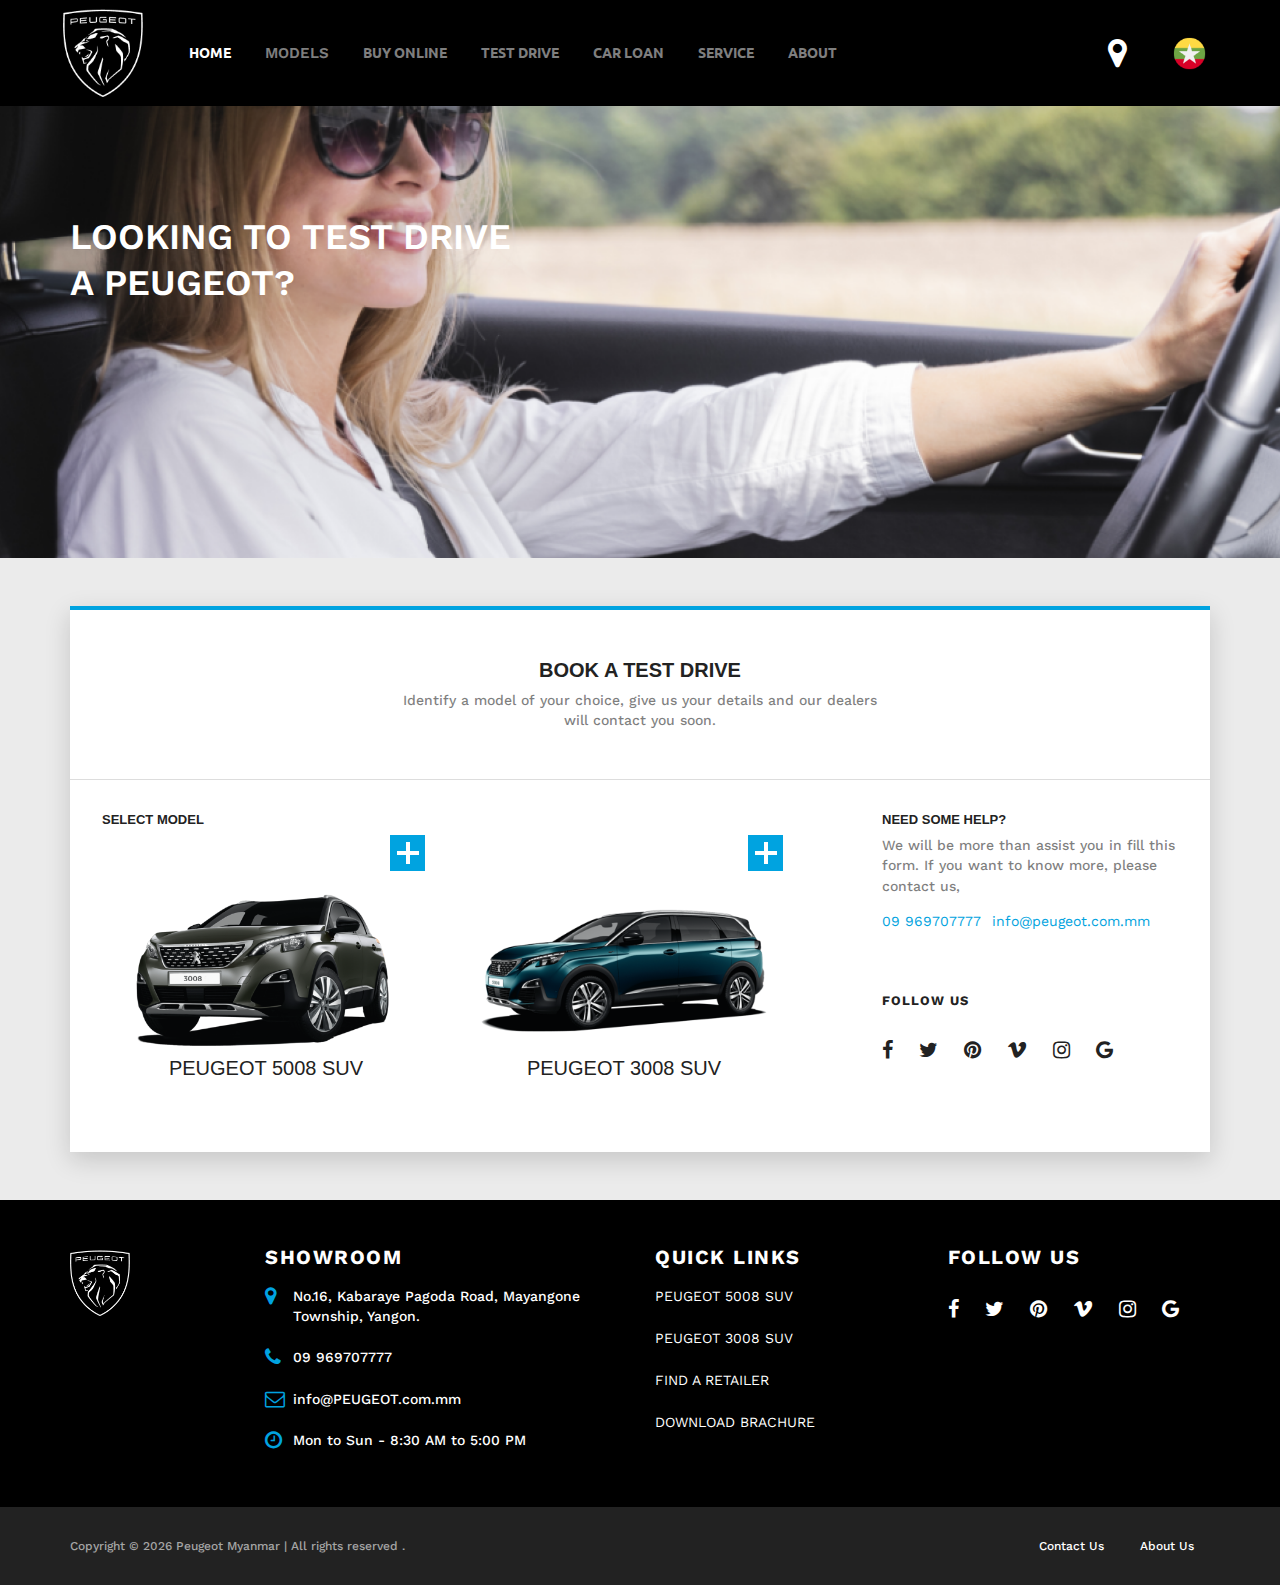
<file: test-drive.html>
<!DOCTYPE html>
<html lang="en">

<head>
  <title>Feugeto</title>
  <meta charset="utf-8">
  <meta http-equiv="X-UA-Compatible" content="IE=edge">
  <meta name="viewport" content="width=device-width, initial-scale=1">
  <link rel="stylesheet" type="text/css" href="styles/bootstrap4/bootstrap.min.css">
  <link href="plugins/font-awesome-4.7.0/css/font-awesome.min.css" rel="stylesheet" type="text/css">
  <link rel="stylesheet" type="text/css" href="plugins/OwlCarousel2-2.2.1/owl.carousel.css">
  <link rel="stylesheet" type="text/css" href="plugins/OwlCarousel2-2.2.1/owl.theme.default.css">
  <link rel="stylesheet" type="text/css" href="plugins/OwlCarousel2-2.2.1/animate.css">
  <link rel="stylesheet" type="text/css" href="plugins/jquery.mb.YTPlayer-3.1.12/jquery.mb.YTPlayer.css">
  <link rel="stylesheet" type="text/css" href="styles/main_styles.css">
  <link rel="stylesheet" type="text/css" href="styles/responsive.css">
  <link rel="stylesheet" type="text/css" href="styles/buy_peugeot_online.css">
</head>

<body>

  <div class="super_container">

    <!-- Header -->

    <header class="header">
      <div class="header_section">
        <div class="row">
          <div class="col">
            <div class="header_content d-flex flex-row align-items-center justify-content-start">
              <div class="logo"><a href="index.html"><img src="images/PEUGEOT_logo.png"></a></div>
              <nav class="main_nav">
                <ul>
                  <li class="active"><a href="index.html">HOME</a></li>
                  <li><button type="button" class="modal_header" data-toggle="modal"
                      data-target="#myModal">MODELS</button></li>
                  <li><a href="buy-peugeot-online.html">BUY ONLINE</a></li>
                  <li><a href="test-drive.html">TEST DRIVE</a></li>
                  <li><a href="car-loan.html">CAR LOAN</a></li>
                  <li><a href="service-and-care.html">SERVICE</a></li>
                  <li><a href="about-us.html">ABOUT</a></li>
                </ul>
              </nav>
              <div class="search_container ml-auto">
                <div class="location">
                  <div class="location_map"><a href="#"><i class="fa fa-map-marker" aria-hidden="true"></i></a></div>
                  <!-- <img class="weather_icon" src="images/cloud.png" alt=""> -->
                </div>

                <!-- <form action="#">
								<input type="search" class="header_search_input" required="required" placeholder="Type to Search...">
								<img class="header_search_icon" src="images/search.png" alt="">
							</form> -->
                <div class="language">
                  <img src="images/language.png">
                </div>

              </div>
              <div class="hamburger ml-auto menu_mm">
                <i class="fa fa-bars trans_200 menu_mm" aria-hidden="true"></i>
              </div>
            </div>
          </div>
        </div>
      </div>
    </header>

    <!-- Menu -->

    <div class="menu d-flex flex-column align-items-end justify-content-start text-right menu_mm trans_400">
      <div class="menu_close_container">
        <div class="menu_close">
          <div></div>
          <div></div>
        </div>
      </div>
      <div class="logo menu_mm"><a href="#">PEUGEOT</a></div>
      <div class="search">
        <form action="#">
          <input type="search" class="header_search_input menu_mm" required="required" placeholder="Type to Search...">
          <img class="header_search_icon menu_mm" src="images/search_2.png" alt="">
        </form>
      </div>
      <nav class="menu_nav">
        <ul class="menu_mm">
          <li class="active"><a href="index.html">MODELS</a></li>
          <li><a href="vehicle-details.html">PEUGEOT 3008 SUV</a></li>
          <li><a href="vehicle-details.html">PEUGEOT 5008 SUV</a></li>
          <li><a href="buy-peugeot-online.html">BUY ONLINE</a></li>
          <li><a href="test-drive.html">TEST DRIVE</a></li>
          <li><a href="car-loan.html">CAR LOAN</a></li>
          <li><a href="service-and-care.html">SERVICE</a></li>
          <li><a href="about-us.html">ABOUT</a></li>
        </ul>
      </nav>
    </div>

    <!-- Home -->
    <div class="home_online">
      <div class="home_slider_background" style="background-image:url(images/test_drive.png)"></div>
      <div class="home_slider_content_container">
        <div class="container">
          <div class="row">
            <div class="col">
              <div class="home_slider_content">
                <div class="home_slider_item_title">
                  <a href="#">LOOKING TO TEST DRIVE A PEUGEOT?</a><br>
                </div>
              </div>
            </div>
          </div>
        </div>
      </div>
    </div>
    <!-- Model Header  Popup-->
    <div class="modal fade" id="myModal" role="dialog">

      <div class="modal-dialog modal_wrap">

        <!-- Modal content-->

        <div class="modal-content line_radius">
          <div class="container">
            <div class="modal-header modal_title_header">

              <h4 class="modal_title">MODELS</h4>
              <button type="button" class="close" data-dismiss="modal">&times;</button>
              <h4 class="modal-close">CLOSE</h4>
            </div>
            <div class="modal-body">
              <div class="row row-lg-eq-height">
                <!-- Main Content -->
                <div class="col-lg-4 order-lg-1 order-2">
                  <div class="main_content_modal">
                    <div class="modal_content_logo"><a href="vehicle-details.html"><img
                          src="images/modal_car_3008.png"></a></div>
                    <h3 class="modal_car_title">PEUGEOT 3008 SUV</h3>
                  </div>
                </div>
                <div class="col-lg-4 order-lg-1 order-2">
                  <div class="main_content_modal">
                    <div class="modal_content_logo"><a href="vehicle-details.html"><img
                          src="images/modal-car-5008.png"></a></div>
                    <h3 class="modal_car_title">PEUGEOT 5008 SUV
                    </h3>
                  </div>
                </div>
              </div>
            </div>
          </div>
        </div>
      </div>
    </div>
  </div>



  <!--  Test Drive Form -->

  <div class="latest_model_content_buy_online">
    <div class="container">
      <div class="inquiry_car_online_booking">
        <div class="booking_title">
          <h2 class="online_car_title">BOOK A TEST DRIVE</h2>
          <p>Identify a model of your choice, give us your details and our dealers <br>will contact you soon.
          </p>
        </div>
        <div class="row row-lg-eq-height">
          <div class="col-lg-8 order-lg-1 order-2">
            <div class="main_content_book">
              <h4 class="select_online">SELECT MODEL</h4>
              <div class="row row-lg-eq-height">
                <div class="col-lg-6 order-lg-1 order-2 form_border change_form_1">
                  <button type="button" id="formButton1_testDrive">
                    <div class="plus-minus-toggle collapsed"></div>
                  </button>
                  <img src="images/choose_booking.png">
                  <h5>PEUGEOT 5008 SUV</h5>
                </div>
                <div class="col-lg-6 order-lg-1 order-2 form_border change_form_2">
                  <button type="button" id="formButton2_testDrive">
                    <div class="plus-minus-toggle collapsed"></div>
                  </button>
                  <img src="images/5008_model.png">
                  <h5>PEUGEOT 3008 SUV</h5>
                </div>
              </div>
            </div>
            <div class="booking_form_online">
              <!-------------form 1------------>
              <form id="form_testDrive1" class="online_booking_1">
                <h4 class="select_online">APPOITMENT DATE</h4>
                <div class="row row-lg-eq-height">
                  <div class="col-6 order-lg-1 order-2">
                    <div class="input-container">
                      <input class="input-field" type="date" id="birthday" class="birthday">
                    </div>
                  </div>
                  <div class="col-6 order-lg-1 order-2">
                    <div class="input-container">
                      <input class="input-field" id="appt-time" type="time" name="appt-time">
                    </div>
                  </div>
                </div>

                <h4 class="select_online">CUSTOMER INFO</h4>
                <div class="input-container">
                  <input class="input-field" type="text" placeholder="Full Name" name="usrnm">
                  <i class="fa fa-user icon"></i>
                </div>
                <div class="input-container">
                  <input class="input-field" type="text" placeholder="Phone Number" name="phone">
                  <i class="fa fa-phone icon"></i>
                </div>
                <div class="row row-lg-eq-height">
                  <div class="col-6 order-lg-1 order-2">
                    <div class="input-container">
                      <select id="inputState" class="input-field">
                        <option selected>City</option>
                        <option>...</option>
                      </select>
                    </div>
                  </div>
                  <div class="col-6 order-lg-1 order-2">
                    <div class="input-container">
                      <select id="inputState" class="input-field">
                        <option selected>Township</option>
                        <option>...</option>
                      </select>
                    </div>
                  </div>
                </div>
                <div class="input-container">
                  <textarea class="input-field" name="comment" form="usrform">Message...</textarea>
                </div>
                <div class="enquire">
                  <input class="enquire_form" type="submit" value="ENQUIRE NOW">
                </div>
              </form>

              <!-------------form 2------------>
              <form id="form_testDrive2" class="online_booking_2">
                <h4 class="select_online">APPOITMENT DATE</h4>
                <div class="row row-lg-eq-height">
                  <div class="col-6 order-lg-1 order-2">
                    <div class="input-container">
                      <input class="input-field" type="date" id="birthday" class="birthday">
                    </div>
                  </div>
                  <div class="col-6 order-lg-1 order-2">
                    <div class="input-container">
                      <input class="input-field" id="appt-time" type="time" name="appt-time">
                    </div>
                  </div>
                </div>

                <h4 class="select_online">CUSTOMER INFO</h4>
                <div class="input-container">
                  <input class="input-field" type="text" placeholder="Full Name" name="usrnm">
                  <i class="fa fa-user icon"></i>
                </div>
                <div class="input-container">
                  <input class="input-field" type="text" placeholder="Phone Number" name="phone">
                  <i class="fa fa-phone icon"></i>
                </div>
                <div class="row row-lg-eq-height">
                  <div class="col-6 order-lg-1 order-2">
                    <div class="input-container">
                      <select id="inputState" class="input-field">
                        <option selected>City</option>
                        <option>...</option>
                      </select>
                    </div>
                  </div>
                  <div class="col-6 order-lg-1 order-2">
                    <div class="input-container">
                      <select id="inputState" class="input-field">
                        <option selected>Township</option>
                        <option>...</option>
                      </select>
                    </div>
                  </div>
                </div>
                <div class="input-container">
                  <textarea class="input-field" name="comment" form="usrform">Message...</textarea>
                </div>
                <div class="enquire">
                  <input class="enquire_form" type="submit" value="ENQUIRE NOW">
                </div>
              </form>
            </div>
          </div>
          <div class="col-lg-4 order-lg-1 order-2">
            <div class="main_content_address">
              <h4 class="select_online">NEED SOME HELP?</h4>
              <p>We will be more than assist you in fill this form. If you want to know more, please contact us,</p>
              <ul>
                <li class="contact_info">09 969707777</li>
                <li class="contact_info">info@peugeot.com.mm
                </li>
              </ul>
              <div class="footer_logo_address">FOLLOW US</div>
              <div class="footer_social_address">
                <ul>
                  <li class="footer_social_address_facebook"><a href="#"><i class="fa fa-facebook"
                        aria-hidden="true"></i></a>
                  </li>
                  <li class="footer_social_address_twitter"><a href="#"><i class="fa fa-twitter"
                        aria-hidden="true"></i></a>
                  </li>
                  <li class="footer_social_address_pinterest"><a href="#"><i class="fa fa-pinterest"
                        aria-hidden="true"></i></a>
                  </li>
                  <li class="footer_social_address_vimeo"><a href="#"><i class="fa fa-vimeo" aria-hidden="true"></i></a>
                  </li>
                  <li class="footer_social_address_instagram"><a href="#"><i class="fa fa-instagram"
                        aria-hidden="true"></i></a>
                  </li>
                  <li class="footer_social_address_google"><a href="#"><i class="fa fa-google"
                        aria-hidden="true"></i></a></li>
                </ul>
              </div>
            </div>

          </div>
        </div>
      </div>
    </div>
  </div>

 



  <!-- Footer -->

  <footer class="footer">
    <div class="container">
      <div class="row row-lg-eq-height">
        <div class="col-lg-2 order-lg-1 order-2">
          <div class="footer_content">
            <div class="footer_logo"><a href="#"><img src="images/PEUGEOT_logo.png"></a></div>
          </div>
        </div>
        <div class="col-lg-4 order-lg-1 order-2">
          <div class="footer_content">
            <div class="footer_showroom">SHOWROOM</div>
            <div class="list_address">
              <ul>
                <li class="footer_address"><i class="fa fa-map-marker" aria-hidden="true"></i>
                  <p>No.16, Kabaraye Pagoda Road, Mayangone Township, Yangon.</p>
                </li>
                <li class="footer_address"><i class="fa fa-phone" aria-hidden="true"></i>
                  <p>09 969707777</p>
                </li>
                <li class="footer_address"><i class="fa fa-envelope-o" aria-hidden="true"></i>
                  <p>info@PEUGEOT.com.mm</p>
                </li>
                <li class="footer_address"><i class="fa fa-clock-o" aria-hidden="true"></i>
                  <p>Mon to Sun - 8:30 AM to 5:00 PM</p>
                </li>
              </ul>
            </div>
          </div>
        </div>
        <div class="col-lg-3 order-lg-1 order-2">
          <div class="footer_content">
            <div class="footer_showroom">QUICK LINKS</div>
            <div class="list_address">
              <ul>
                <li class="footer_address"><a href="">PEUGEOT 5008 SUV</a></li>
                <li class="footer_address"><a href="">PEUGEOT 3008 SUV</a></li>
                <li class="footer_address"><a href="">FIND A RETAILER</a></li>
                <li class="footer_address"><a href="">DOWNLOAD BRACHURE</a></li>
              </ul>
            </div>
          </div>
        </div>
        <div class="col-lg-3 order-lg-1 order-2">
          <div class="footer_content">
            <div class="footer_logo">FOLLOW US</div>
            <div class="footer_social">
              <ul>
                <li class="footer_social_facebook"><a href="#"><i class="fa fa-facebook" aria-hidden="true"></i></a>
                </li>
                <li class="footer_social_twitter"><a href="#"><i class="fa fa-twitter" aria-hidden="true"></i></a></li>
                <li class="footer_social_pinterest"><a href="#"><i class="fa fa-pinterest" aria-hidden="true"></i></a>
                </li>
                <li class="footer_social_vimeo"><a href="#"><i class="fa fa-vimeo" aria-hidden="true"></i></a></li>
                <li class="footer_social_instagram"><a href="#"><i class="fa fa-instagram" aria-hidden="true"></i></a>
                </li>
                <li class="footer_social_google"><a href="#"><i class="fa fa-google" aria-hidden="true"></i></a></li>
              </ul>
            </div>
          </div>
        </div>
      </div>
    </div>
    <div class="copyright">
      <div class="container">
        Copyright &copy;
        <script>document.write(new Date().getFullYear());</script> Peugeot Myanmar | All rights reserved .
        <div class="pull-right">
          <ul>
            <li><a href="#">Contact Us</a></li>
            <li><a href="#">About Us</a></li>
          </ul>
        </div>
      </div>
    </div>
  </footer>
  </div>

  <script src="js/jquery-3.2.1.min.js"></script>
  <script src="styles/bootstrap4/popper.js"></script>
  <script src="styles/bootstrap4/bootstrap.min.js"></script>
  <script src="plugins/OwlCarousel2-2.2.1/owl.carousel.js"></script>
  <script src="plugins/jquery.mb.YTPlayer-3.1.12/jquery.mb.YTPlayer.js"></script>
  <script src="plugins/easing/easing.js"></script>
  <script src="plugins/masonry/masonry.js"></script>
  <script src="plugins/masonry/images_loaded.js"></script>
  <script src="js/custom.js"></script>
  <!-- <script src="js/buy-peugeot-online.js"></script> -->


</body>
<script>
  /**************form js*****************/
$(document).ready(function () {
  $("#formButton1_testDrive").click(function () {
    $("#form_testDrive1").toggle();
  });
});

$(document).ready(function () {
  $("#formButton2_testDrive").click(function () {
    $("#form_testDrive2").toggle();
  });
});


/**************Click Expand booking form*****************/
$(document).ready(function () {
  $(function () {
    $('.plus-minus-toggle').on('click', function () {
      $(this).toggleClass('collapsed');
    });
  });
});

$(document).ready(function () {
  const btn = document.getElementById('formButton1_testDrive');
  const para = document.querySelectorAll('.change_form_2');

  btn.addEventListener('click', () => {
    para.forEach(el => {
      el.classList.toggle('make_change_disabled');
    })
  })

});


$(document).ready(function () {

  const btn = document.getElementById('formButton2_testDrive');
  const para = document.querySelectorAll('.change_form_1');

  btn.addEventListener('click', () => {
    para.forEach(el => {
      el.classList.toggle('make_change_disabled');
    })
  })

});

</script>
</html>
</file>
<file: styles/main_styles.css>
@charset "utf-8";
/* CSS Document */

/******************************

[Table of Contents]

1. Fonts
2. Body and some general stuff
3. Header
	3.1 Logo
	3.2 Main Navigation
	3.3 Weather and Search
	3.4 Hamburger
4. Menu
5. Home
	5.1 Home Slider
6. Main Content
7. Section Panel
8. Cards
9. Videos
10. Load More Button
11. Sidebar
12. Footer


******************************/

/***********
1. Fonts
***********/

@import url('https://fonts.googleapis.com/css?family=Ubuntu:300,400,500,700|Work+Sans:300,400,500,600,700,800,900');

/*********************************
2. Body and some general stuff
*********************************/

*
{
	margin: 0;
	padding: 0;
	-webkit-font-smoothing: antialiased;
	-webkit-text-shadow: rgba(0,0,0,.01) 0 0 1px;
	text-shadow: rgba(0,0,0,.01) 0 0 1px;
}
body
{
	font-family: 'Work Sans', sans-serif;
	font-size: 14px;
	font-weight: 400;
	background: #f7f7f7;
	color: #a5a5a5;
}
div
{
	display: block;
	position: relative;
	-webkit-box-sizing: border-box;
    -moz-box-sizing: border-box;
    box-sizing: border-box;
}
ul
{
	list-style: none;
	margin-bottom: 0px;
}
p
{
	font-family: 'Work Sans', sans-serif;
	font-size: 14px;
	line-height: 1.45;
	font-weight: 500;
	color: rgba(0,0,0,0.5);
	-webkit-font-smoothing: antialiased;
	-webkit-text-shadow: rgba(0,0,0,.01) 0 0 1px;
	text-shadow: rgba(0,0,0,.01) 0 0 1px;
}
p:last-of-type
{
	margin-bottom: 0;
}
p a
{
	display: inline;
	position: relative;
	color: inherit;
	border-bottom: solid 1px #ffa07f;
	-webkit-transition: all 200ms ease;
	-moz-transition: all 200ms ease;
	-ms-transition: all 200ms ease;
	-o-transition: all 200ms ease;
	transition: all 200ms ease;
}
a, a:hover, a:visited, a:active, a:link
{
	text-decoration: none;
	-webkit-font-smoothing: antialiased;
	-webkit-text-shadow: rgba(0,0,0,.01) 0 0 1px;
	text-shadow: rgba(0,0,0,.01) 0 0 1px;
}
p a:active
{
	position: relative;
	color: #FF6347;
}
p a:hover
{
	color: #FFFFFF;
	background: #ffa07f;
}
p a:hover::after
{
	opacity: 0.2;
}
/* ::selection
{
	
}
p::selection
{
	
} */
h1{font-size: 48px;}
h2{font-size: 36px;}
h3{font-size: 24px;}
h4{font-size: 18px;}
h5{font-size: 14px;}
h1, h2, h3, h4, h5, h6
{
	font-family: 'Open Sans', sans-serif;
	-webkit-font-smoothing: antialiased;
	-webkit-text-shadow: rgba(0,0,0,.01) 0 0 1px;
	text-shadow: rgba(0,0,0,.01) 0 0 1px;
}
/* h1::selection, 
h2::selection, 
h3::selection, 
h4::selection, 
h5::selection, 
h6::selection
{
	
} */
.form-control
{
	color: #db5246;
}
section
{
	display: block;
	position: relative;
	box-sizing: border-box;
}
.clear
{
	clear: both;
}
.clearfix::before, .clearfix::after
{
	content: "";
	display: table;
}
.clearfix::after
{
	clear: both;
}
.clearfix
{
	zoom: 1;
}
.float_left
{
	float: left;
}
.float_right
{
	float: right;
}
.trans_200
{
	-webkit-transition: all 200ms ease;
	-moz-transition: all 200ms ease;
	-ms-transition: all 200ms ease;
	-o-transition: all 200ms ease;
	transition: all 200ms ease;
}
.trans_300
{
	-webkit-transition: all 300ms ease;
	-moz-transition: all 300ms ease;
	-ms-transition: all 300ms ease;
	-o-transition: all 300ms ease;
	transition: all 300ms ease;
}
.trans_400
{
	-webkit-transition: all 400ms ease;
	-moz-transition: all 400ms ease;
	-ms-transition: all 400ms ease;
	-o-transition: all 400ms ease;
	transition: all 400ms ease;
}
.trans_500
{
	-webkit-transition: all 500ms ease;
	-moz-transition: all 500ms ease;
	-ms-transition: all 500ms ease;
	-o-transition: all 500ms ease;
	transition: all 500ms ease;
}
.fill_height
{
	height: 100%;
}
.super_container
{
	width: 100%;
	overflow: hidden;
}
.prlx_parent
{
	overflow: hidden;
}
.prlx
{
	height: 130% !important;
}
.nopadding
{
	padding: 0px !important;
}

/*********************************
3. Header
*********************************/

.header
{
	position: fixed;
	top: 0;
	left: 0;
	width: 100%;
	z-index: 100;
	-webkit-transition: all 200ms ease;
	-moz-transition: all 200ms ease;
	-ms-transition: all 200ms ease;
	-o-transition: all 200ms ease;
	transition: all 200ms ease;
	background: #000000;;
}
.header_content
{
	height: 106px;
	-webkit-transition: all 200ms ease;
	-moz-transition: all 200ms ease;
	-ms-transition: all 200ms ease;
	-o-transition: all 200ms ease;
	transition: all 200ms ease;
}
.header.scrolled
{
	background: rgba(0,0,0,0.75);
	box-shadow: 0px 5px 5px rgba(0,0,0,0.1);
}
.header.scrolled .header_content
{
	height: 80px;
}

/*********************************
3.1 Logo
*********************************/

.logo a
{
	font-family: 'Ubuntu', sans-serif;
	font-size: 20px;
	color: #FFFFFF;
	text-transform: uppercase;
	font-weight: 700;
	letter-spacing: 0.075em;
}

/*********************************
3.2 Main Navigation
*********************************/

.main_nav
{
	margin-left: 46px;
}
.main_nav ul li
{
	display: inline-block;
}
.main_nav ul li:not(:last-child)
{
	margin-right: 29px;
}
.main_nav ul li a
{
	font-family: 'Ubuntu', sans-serif;
	font-size: 14px;
	font-weight: 700;
	color: rgba(255,255,255,0.5);
	-webkit-transition: all 200ms ease;
	-moz-transition: all 200ms ease;
	-ms-transition: all 200ms ease;
	-o-transition: all 200ms ease;
	transition: all 200ms ease;
}
.main_nav ul li a:hover,
.main_nav ul li.active a
{
	color: rgba(255,255,255,1);
}

/*********************************
3.3 Weather and Search
*********************************/

.location
{
	display: inline-block;
	margin-right: 26px;
	vertical-align: middle;
}
.location_map
{
	display: inline-block;
	vertical-align: middle;
	font-family: 'Ubuntu', sans-serif;
	font-size: 14px;
	font-weight: 700;
	color: #FFFFFF;
	margin-right: 4px;
}
.weather_icon
{
	display: inline-block;
}
.search_container form
{
	display: inline-block;
	position: relative;
}
.header_search_input
{
	display: inline-block;
	width: 262px;
	height: 46px;
	background: rgba(255,255,255,0.2);
	border: none;
	outline: none;
	border-radius: 5px;
	padding-left: 49px;
	color: #FFFFFF;
}
.header_search_input::-webkit-input-placeholder
{
	font-family: 'Ubuntu', sans-serif;
	font-size: 14px !important;
	font-weight: 400 !important;
	color: rgba(255,255,255,0.5) !important;
}
.header_search_input:-moz-placeholder
{
	font-family: 'Ubuntu', sans-serif;
	font-size: 14px !important;
	font-weight: 400 !important;
	color: rgba(255,255,255,0.5) !important;
}
.header_search_input::-moz-placeholder
{
	font-family: 'Ubuntu', sans-serif;
	font-size: 14px !important;
	font-weight: 400 !important;
	color: rgba(255,255,255,0.5) !important;
} 
.header_search_input:-ms-input-placeholder
{ 
	font-family: 'Ubuntu', sans-serif;
	font-size: 14px !important;
	font-weight: 400 !important;
	color: rgba(255,255,255,0.5) !important;
}
.header_search_input::input-placeholder
{
	font-family: 'Ubuntu', sans-serif;
	font-size: 14px !important;
	font-weight: 400 !important;
	color: rgba(255,255,255,0.5) !important;
}
.header_search_icon
{
	position: absolute;
	top: 50%;
	left: 25px;
	-webkit-transform: translateY(-50%);
	-moz-transform: translateY(-50%);
	-ms-transform: translateY(-50%);
	-o-transform: translateY(-50%);
	transform: translateY(-50%);
}

/*********************************
3.4 Hamburger
*********************************/

.hamburger
{
	display: none;
	cursor: pointer;
}
.hamburger i
{
	font-size: 20px;
	color: rgba(255,255,255,1);
}
.hamburger:hover i
{
	color: rgba(255,255,255,0.5);
}

/*********************************
4. Menu
*********************************/

.menu
{
	position: fixed;
	top: 0;
	right: -400px;
	width: 400px;
	height: 100vh;
	background: #FFFFFF;
	z-index: 101;
	padding-right: 60px;
	padding-top: 87px;
	padding-left: 50px;
}
.menu .logo a
{
	color: #000000;
}
.menu.active
{
	right: 0;
}
.menu_close_container
{
	position: absolute;
	top: 30px;
	right: 60px;
	width: 18px;
	height: 18px;
	transform-origin: center center;
	-webkit-transform: rotate(45deg);
	-moz-transform: rotate(45deg);
	-ms-transform: rotate(45deg);
	-o-transform: rotate(45deg);
	transform: rotate(45deg);
	cursor: pointer;
}
.menu_close
{
	width: 100%;
	height: 100%;
	transform-style: preserve-3D;
}
.menu_close div
{
	width: 100%;
	height: 2px;
	background: #232323;
	top: 8px;
	-webkit-transition: all 200ms ease;
	-moz-transition: all 200ms ease;
	-ms-transition: all 200ms ease;
	-o-transition: all 200ms ease;
	transition: all 200ms ease;
}
.menu_close div:last-of-type
{
	-webkit-transform: rotate(90deg) translateX(-2px);
	-moz-transform: rotate(90deg) translateX(-2px);
	-ms-transform: rotate(90deg) translateX(-2px);
	-o-transform: rotate(90deg) translateX(-2px);
	transform: rotate(90deg) translateX(-2px);
	transform-origin: center;
}
.menu_close:hover div
{
	background: #937c6f;
}
.menu .logo
{
	margin-bottom: 60px;
}
.menu_nav ul li
{
	margin-bottom: 11px;
}
.menu_nav ul li a
{
	font-family: 'Ubuntu', sans-serif;
	font-size: 12px;
	text-transform: uppercase;
	color: rgba(0,0,0,1);
	font-weight: 700;
	letter-spacing: 0.1em;
	-webkit-transition: all 200ms ease;
	-moz-transition: all 200ms ease;
	-ms-transition: all 200ms ease;
	-o-transition: all 200ms ease;
	transition: all 200ms ease;
}
.menu_nav ul li a:hover
{
	color: #937c6f;
}
.menu .search
{
	width: 100%;
	margin-bottom: 67px;
}
.search
{
	display: inline-block;
	width: 400px;
	-webkit-transform: translateY(2px);
	-moz-transform: translateY(2px);
	-ms-transform: translateY(2px);
	-o-transform: translateY(2px);
	transform: translateY(2px);
}
.menu .header_search_input
{
	width: 100%;
	background: rgba(0,0,0,0.1);
	border-radius: 6px;
	color: rgba(0,0,0,0.5);
}
.menu .header_search_input::-webkit-input-placeholder
{
	font-family: 'Ubuntu', sans-serif;
	font-size: 14px !important;
	font-weight: 400 !important;
	color: rgba(0,0,0,0.4) !important;
}
.menu .header_search_input:-moz-placeholder
{
	font-family: 'Ubuntu', sans-serif;
	font-size: 14px !important;
	font-weight: 400 !important;
	color: rgba(0,0,0,0.4) !important;
}
.menu .header_search_input::-moz-placeholder
{
	font-family: 'Ubuntu', sans-serif;
	font-size: 14px !important;
	font-weight: 400 !important;
	color: rgba(0,0,0,0.4) !important;
} 
.menu .header_search_input:-ms-input-placeholder
{ 
	font-family: 'Ubuntu', sans-serif;
	font-size: 14px !important;
	font-weight: 400 !important;
	color: rgba(0,0,0,0.4) !important;
}
.menu .header_search_input::input-placeholder
{
	font-family: 'Ubuntu', sans-serif;
	font-size: 14px !important;
	font-weight: 400 !important;
	color: rgba(0,0,0,0.4) !important;
}

/*********************************
5. Home
*********************************/

.home
{
	width: 100%;
	height: 100vh;
}

/*********************************
5.1 Home Slider
*********************************/

.home_slider_container
{
	width: 100%;
	height: 100%;
}
/* .home_slider
{
	
} */
.home_slider_background
{
	position: absolute;
	top: 0;
	left: 0;
	width: 100%;
	height: 100%;
	background-repeat: no-repeat;
	background-size: cover;
	background-position: center center;
}
.home_slider_content_container
{
	position: absolute;
	top: 45%;
	-webkit-transform: translateY(-50%);
	-moz-transform: translateY(-50%);
	-ms-transform: translateY(-50%);
	-o-transform: translateY(-50%);
	transform: translateY(-50%);
	left: 0;
	width: 100%;
}
.home_slider_content
{
	max-width: 460px;
}
.home_slider_item_category
{
	width: 160px;
	height: 51px;
	background: #00A3E0;
	text-align: center;
	display: inline-block;
}
.home_slider_item_category a
{
	display: block;
	line-height: 50px;
	font-family: 'Ubuntu', sans-serif;
	font-size: 15px;
	color: rgba(255,255,255,1);
	text-transform: uppercase;
	font-weight: bold;
}
.home_slider_item_category:hover
{
	background: #FFFFFF;
}
.home_slider_item_category:hover a
{
	color: rgba(0,0,0,0.8);
}
.home_slider_item_title
{
	margin-top: 19px;
}
.home_slider_item_title a
{
	font-family: 'Work Sans', sans-serif;
	font-size: 36px;
	font-weight: 600;
	color: #FFFFFF;
	line-height: 1.27;
}
.home_slider_item_link
{
	margin-top: 21px;
}
.home_slider_item_link a
{
	font-family: 'Ubuntu', sans-serif;
	font-size: 14px;
	color: rgba(255,255,255,0.5);
	font-weight: 500;
}
.home_slider_item_link a:hover
{
	color: rgba(255,255,255,1);
}
.home_slider_item_link a svg
{
	display: inline-block;
	vertical-align: middle;
	margin-left: 16px;
	-webkit-transition: all 200ms ease;
	-moz-transition: all 200ms ease;
	-ms-transition: all 200ms ease;
	-o-transition: all 200ms ease;
	transition: all 200ms ease;
}
.home_slider_item_link a svg polygon
{
	fill: rgba(255,255,255,0.5);
}
.home_slider_item_link a:hover svg polygon
{
	fill: rgba(255,255,255,1);
}
.similar_posts_container
{
	position: absolute;
	left: 0;
	bottom: 0;
	width: 100%;
}
.similar_post
{
	width: 100%;
	height: 70px;
	background: #dedede;
	border-radius: 6px;
	padding-left: 26px;
	padding-right: 26px;
	margin-bottom: 30px;
}
.similar_post:hover
{
	background: #FFFFFF;
}
.similar_post a
{
	display: block;
	position: relative;
	top: 50%;
	-webkit-transform: translateY(-50%);
	-moz-transform: translateY(-50%);
	-ms-transform: translateY(-50%);
	-o-transform: translateY(-50%);
	transform: translateY(-50%);
	font-size: 14px;
	color: #000000;
	line-height: 1.28;
	font-weight: 500;
}
.home_slider_next_container
{
	position: absolute;
	bottom: 0;
	left: calc(((100vw - 1170px) / 2) + (1170px * 0.75) + 8px);
}
.home_slider_next
{
	width: 375px;
	height: 240px;
	cursor: pointer;
}
.home_slider_next_background
{
	display: block;
	position: absolute;
	top: 0;
	left: 0;
	width: 100%;
	height: 100%;
	background: rgba(0,0,0,0);
}
.home_slider_next:hover .home_slider_next_background
{
	background: rgba(0,0,0,0.5);
}
.home_slider_next_content
{
	width: 100%;
	height: 100%;
	padding-left: 30px;
	padding-right: 30px;
	padding-top: 40px;
	visibility: hidden;
	opacity: 0;
}
.home_slider_next_title
{
	font-family: 'Ubuntu', sans-serif;
	font-size: 12px;
	font-weight: 700;
	color: #FFFFFF;
	text-transform: uppercase;
	line-height: 0.75;
}
.home_slider_next_link
{
	font-size: 20px;
	font-weight: 500;
	color: #FFFFFF;
	margin-top: 25px;
}
.home_slider_next:hover .home_slider_next_content
{
	visibility: visible;
	opacity: 1;
}
.custom_nav_container
{
	z-index: 10;
}
.home_slider_nav_container
{
	position: absolute;
	bottom: 41px;
	left: 0;
	right: 0;
	text-align: center;
}
.custom_dots
{
	display: inline-block;
	height: 12px;
	margin-left: 7px;
	margin-right: 7px;
}
.custom_dot
{
	display: inline-block;
	padding: 2px;
	cursor: pointer;
}
.custom_dot span
{
	display: block;
	width: 4px;
	height: 4px;
	border-radius: 50%;
	background: rgba(255,255,255,0.35);
	-webkit-transition: all 200ms ease;
	-moz-transition: all 200ms ease;
	-ms-transition: all 200ms ease;
	-o-transition: all 200ms ease;
	transition: all 200ms ease;
}
.custom_dot.active span
{
	background: rgba(255,255,255,1);
}
.custom_dot:hover span
{
	background: rgba(255,255,255,1);
}
.custom_prev,
.custom_next
{
	cursor: pointer;
}
.custom_prev, .custom_next
{
	display: inline-block;
	vertical-align: middle;
}
.custom_prev svg polyline,
.custom_next svg polyline
{
	fill: rgba(255,255,255,0.35);
	-webkit-transition: all 200ms ease;
	-moz-transition: all 200ms ease;
	-ms-transition: all 200ms ease;
	-o-transition: all 200ms ease;
	transition: all 200ms ease;
}
.custom_prev:hover svg polyline,
.custom_next:hover svg polyline
{
	fill: rgba(255,255,255,1);
}

/*********************************
6. Main Content
*********************************/

.page_content
{
	background: #F7F7F7;
	padding: 3rem 0 3rem;
}
.blog_section
{
	margin-top: 80px;
}

/*********************************
7. Section Panel
*********************************/

.section_panel
{
	z-index: 10;
}
.section_title
{
	font-family: 'Ubuntu', sans-serif;
	font-size: 18px;
	font-weight: 700;
	color: #000000;
	padding-bottom: 10px;
	white-space: nowrap;
	-webkit-transform: translateY(3px);
	-moz-transform: translateY(3px);
	-ms-transform: translateY(3px);
	-o-transform: translateY(3px);
	transform: translateY(3px);
}
.section_title::after
{
	display: block;
	position: absolute;
	bottom: 0;
	left: 0;
	width: 50px;
	height: 2px;
	background: #000000;
	content: '';
}
.section_tags
{
	padding-right: 94px;
}
.section_tags ul li
{
	display: inline-block;
	width: auto;
	height: 28px;
	background: #ededed;
	border-radius: 14px;
	text-align: center;
	padding-left: 22px;
	padding-right: 22px;
}
.section_tags ul li:not(:last-child)
{
	margin-right: 4px;
}
.section_tags ul li a
{
	display: block;
	line-height: 28px;
	font-family: 'Ubuntu', sans-serif;
	font-size: 12px;
	font-weight: 500;
	color: rgba(0,0,0,0.4);
	text-transform: uppercase;
	letter-spacing: 0.025em;
}
.section_tags ul li:hover,
.section_tags ul li.active
{
	background: #FFFFFF;
}
.section_panel_more
{
	position: absolute;
	top: 50%;
	-webkit-transform: translateY(-50%);
	-moz-transform: translateY(-50%);
	-ms-transform: translateY(-50%);
	-o-transform: translateY(-50%);
	transform: translateY(-50%);
	right: 0;
	width: 55px;
}
.section_panel_more ul li
{
	position: relative;
	font-family: 'Ubuntu', sans-serif;
	font-size: 12px;
	font-weight: 500;
	color: rgba(0,0,0,0.4);
	text-transform: uppercase;
	letter-spacing: 0.025em;
}
.section_panel_more ul li a
{
	font-family: 'Ubuntu', sans-serif;
	font-size: 12px;
	font-weight: 500;
	color: rgba(0,0,0,0.4);
	text-transform: uppercase;
	letter-spacing: 0.025em;
}
.section_panel_more > ul > li
{
	padding-right: 20px;
	cursor: default;
	padding-top: 22px;
	padding-bottom: 22px;
}
.section_panel_more > ul > li::after
{
	display: block;
	position: absolute;
	top: 50%;
	-webkit-transform: translateY(-50%);
	-moz-transform: translateY(-50%);
	-ms-transform: translateY(-50%);
	-o-transform: translateY(-50%);
	transform: translateY(-50%);
	right: 0;
	font-family: 'FontAwesome';
	content: '\f107';
}
.section_panel_more > ul > li > ul
{
	position: absolute;
	top: 55px;
	right: 0;
	padding-top: 23px;
	padding-left: 29px;
	padding-right: 60px;
	padding-bottom: 23px;
	background: #FFFFFF;
	box-shadow: 0px 5px 5px rgba(0,0,0,0.1);
	visibility: hidden;
	opacity: 0;
	-webkit-transition: all 200ms ease;
	-moz-transition: all 200ms ease;
	-ms-transition: all 200ms ease;
	-o-transition: all 200ms ease;
	transition: all 200ms ease;
}
.section_panel_more > ul > li:hover > ul
{
	visibility: visible;
	opacity: 1;
}
.section_panel_more > ul > li:hover::after
{
	content: '\f106';
}
.section_panel_more > ul > li > ul li:not(:last-child)
{
	margin-bottom: 10px;
}
.section_panel_more > ul > li > ul li a
{
	font-family: 'Ubuntu', sans-serif;
	font-size: 12px;
	font-weight: 500;
	color: rgba(0,0,0,0.4);
	text-transform: uppercase;
	letter-spacing: 0.025em;
	white-space: nowrap;
	-webkit-transition: all 200ms ease;
	-moz-transition: all 200ms ease;
	-ms-transition: all 200ms ease;
	-o-transition: all 200ms ease;
	transition: all 200ms ease;
}
.section_panel_more > ul > li > ul li a:hover
{
	color: rgba(0,0,0,0.8);
}
.section_content
{
	padding-top: 33px;
}

/*********************************
8. Cards
*********************************/

.card
{
	border: none;
	border-radius: 6px;
	margin-top: 15px;
}
.card-body
{
	padding-top: 16px;
	padding-left: 25px;
	padding-bottom: 15px;
}
.card-img-top
{
	border-top-left-radius: 6px;
    border-top-right-radius: 6px;
}  
.card-title a
{
	font-size: 18px;
	font-weight: 600;
	color: rgba(0,0,0,1);
	line-height: 1.33;
	-webkit-transition: all 200ms ease;
	-moz-transition: all 200ms ease;
	-ms-transition: all 200ms ease;
	-o-transition: all 200ms ease;
	transition: all 200ms ease;
}
.card-title-small a
{
	font-size: 16px;
	line-height: 1.375;
}
.card-title a:hover
{
	color: rgba(0,0,0,0.5);
}
.card-text
{
	margin-top: -1px;
}
.post_meta
{
	display: block;
	font-family: 'Ubuntu', sans-serif;
	color: rgba(0,0,0,0.4);
	font-size: 12px;
	font-weight: 500;
	margin-top: 22px;
}
.post_meta a,
.post_meta span
{
	display: inline-block;
	position: relative;
	font-family: 'Ubuntu', sans-serif;
	color: rgba(0,0,0,0.4);
	font-size: 12px;
	font-weight: 500;
}
.post_meta span
{
	margin-left: 10px;
	padding-left: 5px;
}
.post_meta span::before
{
	display: block;
	position: absolute;
	top: 1px;
	left: -4px;
	content: '•';
}
/* .post_row
{
	
} */
.grid
{
	width: calc(100% + 30px);
}
.grid-item
{
	float: left;
}
.card_largest_with_image,
.card_large_with_background,
.card_large_with_image
{
	width: 555px;
	/*height: 325px;*/
}
.card_small_no_image,
.card_small_with_background,
.card_small_with_image,
.card_default_no_image,
.card_default_with_background
{
	width: 263px;
}
.card_small_with_image .card-body
{
	padding-top: 17px;
}
.card_small_with_image .post_meta
{
	margin-top: 32px;
}
/* .card_default:not(:last-child)
{
} */
.card_default .card-body
{
	padding-top: 17px;
}
.card_default .post_meta
{
	margin-top: 17px;
}
.card_small_with_background .card-title a
{
	color: #FFFFFF;
}
.card_background
{
	position: absolute;
	top: 0;
	left: 0;
	width: 100%;
	height: 100%;
	background-repeat: no-repeat;
	background-size: cover;
	background-position: center center;
	border-radius: 6px;
	overflow: hidden;
}
.card_small_with_background .post_meta span,
.card_small_with_background .post_meta a
{
	color: rgba(255,255,255,0.5);
}
.card_small_with_background .post_meta
{
	margin-top: 18px;
}
.card_default_no_image .card-body
{
	padding-top: 16px;
	padding-bottom: 6px !important;
}
.card_default_no_image .card-title a
{
	font-size: 14px;
	line-height: 1.3;
	font-weight: 500;
}
.card_default_no_image .card-title
{
	line-height: 1.3;
}
.card_default_no_image .card-body
{
	padding-bottom: 10px;
}
.card_default_with_background .card-body
{
	padding-top: 16px;
	padding-bottom: 6px !important;
}
.card_default_with_background .card-title a
{
	font-size: 14px;
	line-height: 1.3;
	font-weight: 500;
	color: #FFFFFF;
}
.card_default_with_background .card-title
{
	line-height: 1.3;
}
.card_default_with_background .card-body
{
	padding-bottom: 10px;
}
.card_large_with_background .card-title a
{
	color: #FFFFFF;
	font-weight: 500;
}
.card_large_with_background .post_meta
{
	margin-top: 58px;
}
.card_large_with_background .post_meta span,
.card_large_with_background .post_meta a
{
	color: rgba(255,255,255,0.5);
}

/*********************************
9. Videos
*********************************/

.videos
{
	height: 395px;
	width: 100%;
	background: #1f1f1f;
}
.playlist
{
	position: absolute;
	top: 0;
	right: 0;
	width: 263px;
	height: 100%;
	padding-top: 35px;
	padding-bottom: 35px;
}
.playlist_background
{
	position: absolute;
	top: 0;
	right: 0;
	width: calc(100% - 35px);
	height: 100%;
	background: #1f1f1f;
}
.video_container
{
	cursor: pointer;
}
.video_container:not(:last-child)
{
	margin-bottom: 15px;
}
.video_container.active .video_image::after
{
	display: block;
	position: absolute;
	top: 50%;
	left: 50%;
	-webkit-transform: translate(-50%, -50%);
	-moz-transform: translate(-50%, -50%);
	-ms-transform: translate(-50%, -50%);
	-o-transform: translate(-50%, -50%);
	transform: translate(-50%, -50%);
	width: 88px;
	height: 88px;
	border-radius: 50%;
	border: solid 3px #2ddf80;
	content: '';
	-webkit-transition: all 200ms ease;
	-moz-transition: all 200ms ease;
	-ms-transition: all 200ms ease;
	-o-transition: all 200ms ease;
	transition: all 200ms ease;
}
.video_image div
{
	width: 70px;
	height: 70px;
	border-radius: 50%;
	overflow: hidden;
}
.video_image div::after
{
	display: block;
	position: absolute;
	top: 0;
	left: 0;
	width: 100%;
	height: 100%;
	content: '';
	background: rgba(0,0,0,0.5);
	-webkit-transition: all 200ms ease;
	-moz-transition: all 200ms ease;
	-ms-transition: all 200ms ease;
	-o-transition: all 200ms ease;
	transition: all 200ms ease;
}
.play_img
{
	position: absolute;
	top: 50%;
	left: 50%;
	-webkit-transform: translate(-50%, -50%);
	-moz-transform: translate(-50%, -50%);
	-ms-transform: translate(-50%, -50%);
	-o-transform: translate(-50%, -50%);
	transform: translate(-50%, -50%);
	visibility: hidden;
	opacity: 0;
	-webkit-transition: all 200ms ease;
	-moz-transition: all 200ms ease;
	-ms-transition: all 200ms ease;
	-o-transition: all 200ms ease;
	transition: all 200ms ease;
}
.video:hover .video_image div::after,
.video_container.active .video_image div::after
{
	background: rgba(0,0,0,0);
}
.video:hover .play_img
{
	visibility: visible;
	opacity: 1;
}
.video_content
{
	padding-left: 20px;
}
.video_title
{
	font-size: 14px;
	font-weight: 500;
	color: rgba(255,255,255,0.25);
	line-height: 1.285;
	-webkit-transition: all 200ms ease;
	-moz-transition: all 200ms ease;
	-ms-transition: all 200ms ease;
	-o-transition: all 200ms ease;
	transition: all 200ms ease;
}
.video:hover .video_title,
.video_container.active .video_title
{
	color: rgba(255,255,255,1);
}
.video_info
{
	font-family: 'Ubuntu', sans-serif;
	font-size: 12px;
	font-weight: 500;
	color: rgba(255,255,255,0.1);
	margin-top: 9px;
	-webkit-transition: all 200ms ease;
	-moz-transition: all 200ms ease;
	-ms-transition: all 200ms ease;
	-o-transition: all 200ms ease;
	transition: all 200ms ease;
}
.video:hover .video_info,
.video_container.active .video_info
{
	color: rgba(255,255,255,0.5);
}
.player_container
{
	width: calc(100% - 228px);
	height: 100% !important;
}
.player
{
	height: 100% !important;
	padding-bottom: 0 !important;
}
.inline-YTPlayer
{
	height: 100%;
}
.mbYTP_wrapper
{
	width: 100%;
	height: 100%;
}
.playerBox
{
	width: 100% !important;
	height: 100% !important;
	margin-left: 0 !important;
}

/*********************************
10. Load More Button
*********************************/

.load_more
{
	margin-top: 80px;
	margin-bottom: 140px;
}
.load_more_button
{
	width: 118px;
	height: 36px;
	background: transparent;
	border: solid 1px #d7d7d7;
	border-radius: 18px;
	margin: 0 auto;
	line-height: 32px;
	font-family: 'Ubuntu', sans-serif;
	font-size: 14px;
	font-weight: 500;
	color: rgba(0,0,0,0.5);
	cursor: pointer;
}
.load_more_button:hover
{
	background: #d7d7d7;
}

/*********************************
11. Sidebar
*********************************/

.sidebar
{
	width: 100%;
	height: 100%;
	padding-top: 83px;
	padding-left: 30px;
}
.sidebar_background
{
	position: absolute;
	top: 0;
	left: 0;
	width: 375px;
	height: 100%;
	background: #ededed;
}
.sidebar_title
{
	font-family: 'Ubuntu', sans-serif;
	font-size: 18px;
	font-weight: 700;
	color: #000000;
}
.sidebar_section_content
{
	padding-top: 55px;
}
.sidebar_slider_container
{
	width: 100%;
}
.side_post a
{
	display: block;
}
.side_post:not(:last-child)
{
	margin-bottom: 15px;
}
.side_post_image div
{
	width: 70px;
	height: 70px;
	border-radius: 6px;
	overflow: hidden;
}
.side_post_image div img
{
	max-width: 100%;
}
.side_post_content
{
	padding-left: 20px;
	margin-top: -5px;
}
.side_post_title
{
	font-size: 14px;
	font-weight: 500;
	color: rgba(0,0,0,1);
	line-height: 1.285;
	-webkit-transition: all 200ms ease;
	-moz-transition: all 200ms ease;
	-ms-transition: all 200ms ease;
	-o-transition: all 200ms ease;
	transition: all 200ms ease;
}
.side_post_title:hover
{
	color: rgba(0,0,0,0.5);
}
.side_post_content .post_meta
{
	margin-top: 7px;
}
.sidebar_slider_nav
{
	position: absolute;
	top: 5px;
	right: 0;
}
.sidebar_slider_nav_container .custom_prev svg polyline,
.sidebar_slider_nav_container .custom_next svg polyline
{
	fill: rgba(0,0,0,0.15);
	-webkit-transition: all 200ms ease;
	-moz-transition: all 200ms ease;
	-ms-transition: all 200ms ease;
	-o-transition: all 200ms ease;
	transition: all 200ms ease;
}
.sidebar_slider_nav_container .custom_prev:hover svg polyline,
.sidebar_slider_nav_container .custom_next:hover svg polyline
{
	fill: rgba(0,0,0,1);
}
.sidebar_slider_nav_container .custom_dot span
{
	background: rgba(0,0,0,0.15);
}
.sidebar_slider_nav_container .custom_dot:hover span,
.sidebar_slider_nav_container .custom_dot.active span
{
	background: rgba(0,0,0,1);
}
.advertising
{
	width: 100%;
	height: 340px;
	margin-top: 80px;
}
.advertising_background
{
	position: absolute;
	top: 0;
	left: 0;
	width: 100%;
	height: 100%;
	background-repeat: no-repeat;
	background-size: cover;
	background-position: center center;
}
.advertising_content
{
	width: 100%;
	height: 100%;
	padding-left: 28px;
	padding-bottom: 25px;
	padding-right: 15px;
}
.advertising_perc
{
	font-family: 'Ubuntu', sans-serif;
	font-size: 12px;
	font-weight: 700;
	color: #2ddf80;
	margin-bottom: 14px;
}
.advertising_link a
{
	font-size: 24px;
	font-weight: 600;
	color: rgba(255,255,255,1);
	line-height: 1.33;
	-webkit-transition: all 200ms ease;
	-moz-transition: all 200ms ease;
	-ms-transition: all 200ms ease;
	-o-transition: all 200ms ease;
	transition: all 200ms ease;
}
.advertising_link a:hover
{
	color: rgba(255,255,255,0.5);
}
.newest_videos
{
	margin-top: 72px;
}
.newest_videos .side_post_image div
{
	border-radius: 50%;
	overflow: hidden;
}
.advertising_2
{
	width: 100%;
	height: 140px;
	margin-top: 80px;
}
.advertising_2_content
{
	width: 100%;
	height: 100%;
}
.advertising_2_link a
{
	font-size: 20px;
	color: rgba(255,255,255,1);
	font-weight: 400;
	-webkit-transition: all 200ms ease;
	-moz-transition: all 200ms ease;
	-ms-transition: all 200ms ease;
	-o-transition: all 200ms ease;
	transition: all 200ms ease;
}
.advertising_2_link a span
{
	font-weight: 600;
}
.advertising_2_link a:hover
{
	color: rgba(255,255,255,0.5);
}
.future_events
{
	margin-top: 72px;
}
.event_date
{
	text-align: center;
	width: 70px;
	height: 70px;
}
.event_day
{
	font-size: 40px;
	font-weight: 800;
	color: rgba(0,0,0,0.15);
	line-height: 0.75;
}
.event_month
{
	font-size: 18px;
	font-weight: 900;
	text-transform: uppercase;
	color: rgba(0,0,0,0.15);
	line-height: 0.75;
	margin-top: 13px;
}

/*********************************
12. Footer
*********************************/
.list_address li.footer_address a:hover {
	color: rgba(255,255,255,0.5);
}
.list_address li.footer_address a {
	color: #fff;
}
.list_address li.footer_address {
	padding-top: 21px;
}
.list_address ul li p {
	color: #fff;
	padding-left: 28px;
}
.list_address li.footer_address i {
	color: #00A3E0;
	font-size: 20px;
	position: absolute;
}
.footer
{
	width: 100%;
	background: #000000
}
.footer_content
{
	padding-top: 50px;
	padding-bottom: 17px;
}
.footer_showroom {
	font-size: 20px;
	font-weight: 700;
	color: #FFFFFF;
	letter-spacing: 0.075em;
	text-transform: uppercase;
	line-height: 0.75;
}
.footer_logo
{
	font-size: 20px;
	font-weight: 700;
	color: #FFFFFF;
	letter-spacing: 0.075em;
	text-transform: uppercase;
	line-height: 0.75;
}
.footer_social
{
	margin-top: 34px;
}
.footer_social ul li
{
	display: inline-block;
}
.footer_social ul li:not(:last-child)
{
	margin-right: 21px;
}
.footer_social ul li i
{
	color: #fff;
  font-size: 20px;
}
.footer_social_facebook:hover i
{
	color: #3b5999;
}
.footer_social_twitter:hover i
{
	color: #55acee;
}
.footer_social_pinterest:hover i
{
	color: #bd081c;
}
.footer_social_vimeo:hover i
{
	color: #1ab7ea;
}
.footer_social_instagram:hover i
{
	color: #c26d7a;
}
.footer_social_google:hover i
{
	color: #dd4b39;
}
.copyright {
	font-size: 12px;
	font-weight: 500;
	margin-top: 40px;
	background: #222222;
	padding: 30px;
}
.subscribe
{
	width: 100%;
	height: 100%;
}
.subscribe_background
{
	position: absolute;
	top: 0;
	left: 0;
	width: 375px;
	height: 100%;
	background: #111111;
}
.subscribe_content
{
	width: 100%;
	padding-left: 30px;
	padding-right: 15px;
	padding-top: 45px;
}
.subscribe_title
{
	font-family: 'Ubuntu', sans-serif;
	font-size: 18px;
	font-weight: 700;
	color: #FFFFFF;
	margin-bottom: 32px;
}
.subscribe_content form
{
	position: relative;
	width: 100%;
}
.sub_input
{
	width: 100%;
	background: transparent;
	border: none;
	outline: none;
	border-bottom: solid 1px #888888;
	padding-bottom: 9px;
	color: #FFFFFF;
}
.sub_input::-webkit-input-placeholder
{
	font-family: 'Ubuntu', sans-serif;
	font-size: 14px !important;
	font-weight: 500 !important;
	color: rgba(255,255,255,0.5) !important;
}
.sub_input:-moz-placeholder
{
	font-family: 'Ubuntu', sans-serif;
	font-size: 14px !important;
	font-weight: 500 !important;
	color: rgba(255,255,255,0.5) !important;
}
.sub_input::-moz-placeholder
{
	font-family: 'Ubuntu', sans-serif;
	font-size: 14px !important;
	font-weight: 500 !important;
	color: rgba(255,255,255,0.5) !important;
} 
.sub_input:-ms-input-placeholder
{ 
	font-family: 'Ubuntu', sans-serif;
	font-size: 14px !important;
	font-weight: 500 !important;
	color: rgba(255,255,255,0.5) !important;
}
.sub_input::input-placeholder
{
	font-family: 'Ubuntu', sans-serif;
	font-size: 14px !important;
	font-weight: 500 !important;
	color: rgba(255,255,255,0.5) !important;
}
.sub_button
{
	position: absolute;
	top: 50%;
	-webkit-transform: translateY(-50%);
	-moz-transform: translateY(-50%);
	-ms-transform: translateY(-50%);
	-o-transform: translateY(-50%);
	transform: translateY(-50%);
	right: 0;
	background: transparent;
	border: none;
	outline: none;
}
.sub_button svg polygon
{
	fill: rgba(255,255,255,0.5);
}
.subscribe_content form:hover .sub_button svg polygon,
.subscribe_content form:focus .sub_button svg polygon
{
	fill: #37d27f;
}
.subscribe_content form:hover .sub_input,
.sub_input:focus
{
	border-bottom: solid 1px rgba(255,255,255,1);
}
.home_slider_item_title p {
	font-size: 24px;
	color: #ffffff;
	padding-bottom: 18px;
}
.home_slider_item_title span {
	color: #fff;
}
.home_slider_item_category.test_drive {
	width: 160px;
	height: 52px;
	text-align: center;
	background: transparent;
	border: 2px solid #fff;
}
.home_slider_item_category.trans_200.test_drive a:hover {
	border: none;
	color: #00A3E0;
}
.header_section {
	margin-left: 63px;
	margin-right: 63px;
}
.logo img {
	width: 80px;
	height: auto;
}
.header.scrolled .logo img {
	width: 60px;
	height: auto;
}
.header.scrolled .header_section {
    margin-right: 67px;
    margin-left: 67px;
}
.location .location_map a {
	font-size: 33px;
	color: #fff;
}
.search_container .language {
	display: inline-block;
	position: relative;
}
.search_container .language img {
	width: 55px;
	height: 55px;
}
.header.scrolled .main_nav {
	margin-left: 61px;
}
.footer_content .footer_logo img {
	width: 60px;
	height: auto;
}
a.arrow:after {
	content: url(../images/arrow-rg.png);
	width: 3px;
	height: 5px;
	position: absolute;
	padding-left: 11px;
	display: inline-block;
}
.main_content a.arrow {
	color: #00A3E0;
	font-weight: bold;
}
.main_content h3.icon_car {
	font-size: 14px;
	color: #222222;
	font-weight: 900;
}
.main_content_logo img {
	width: 50px;
	height: auto;
	margin-bottom: 2rem;
}
.link_icon {
	margin-top: 2rem;
}
.main_content p {
	min-height: 50px;
}
.main_content a:hover {
	color: #bcbbbb;
}
.latest_model_content {
	background: #FFFFFF;
	padding: 3rem 0 3rem;
}
h2.model_tile {
	font-size: 20px;
	font-weight: 900;
	color: #222222;
	padding-bottom: 5rem;
}
.latest_model_content_logo img {
	width: 100%;
	height: auto;
	margin-bottom: 2rem;
}

a.carousel-control-prev {
	position: absolute;
	left: -7rem;
}
a.carousel-control-next {
	position: absolute;
	right: -7rem;
}
/**************Social Feed*********/

@media (min-width: 768px) {

	/* show 3 items */
	.carousel-inner .active,
	.carousel-inner .active + .carousel-item,
	.carousel-inner .active + .carousel-item + .carousel-item,
	.carousel-inner .active + .carousel-item + .carousel-item + .carousel-item  {
			display: block;
	}
	
	.carousel-inner .carousel-item.active:not(.carousel-item-right):not(.carousel-item-left),
	.carousel-inner .carousel-item.active:not(.carousel-item-right):not(.carousel-item-left) + .carousel-item,
	.carousel-inner .carousel-item.active:not(.carousel-item-right):not(.carousel-item-left) + .carousel-item + .carousel-item,
	.carousel-inner .carousel-item.active:not(.carousel-item-right):not(.carousel-item-left) + .carousel-item + .carousel-item + .carousel-item {
			transition: none;
	}
	
	.carousel-inner .carousel-item-next,
	.carousel-inner .carousel-item-prev {
		position: relative;
		transform: translate3d(0, 0, 0);
	}
	
	.carousel-inner .active.carousel-item + .carousel-item + .carousel-item + .carousel-item + .carousel-item {
			position: absolute;
			top: 0;
			right: -25%;
			z-index: -1;
			display: block;
			visibility: visible;
	}
	
	/* left or forward direction */
	.active.carousel-item-left + .carousel-item-next.carousel-item-left,
	.carousel-item-next.carousel-item-left + .carousel-item,
	.carousel-item-next.carousel-item-left + .carousel-item + .carousel-item,
	.carousel-item-next.carousel-item-left + .carousel-item + .carousel-item + .carousel-item,
	.carousel-item-next.carousel-item-left + .carousel-item + .carousel-item + .carousel-item + .carousel-item {
			position: relative;
			transform: translate3d(-100%, 0, 0);
			visibility: visible;
	}
	
	/* farthest right hidden item must be abso position for animations */
	.carousel-inner .carousel-item-prev.carousel-item-right {
			position: absolute;
			top: 0;
			left: 0;
			z-index: -1;
			display: block;
			visibility: visible;
	}
	
	/* right or prev direction */
	.active.carousel-item-right + .carousel-item-prev.carousel-item-right,
	.carousel-item-prev.carousel-item-right + .carousel-item,
	.carousel-item-prev.carousel-item-right + .carousel-item + .carousel-item,
	.carousel-item-prev.carousel-item-right + .carousel-item + .carousel-item + .carousel-item,
	.carousel-item-prev.carousel-item-right + .carousel-item + .carousel-item + .carousel-item + .carousel-item {
			position: relative;
			transform: translate3d(100%, 0, 0);
			visibility: visible;
			display: block;
			visibility: visible;
	}


}

.timeline {
  max-width: 540px;
  display: -webkit-box;
  display: -ms-flexbox;
  display: flex;
  padding: 0px 5px;
  background-color: #fff;
  border-radius: 18px;
  -webkit-box-orient: vertical;
  -webkit-box-direction: normal;
      -ms-flex-direction: column;
          flex-direction: column;
}

.timeline__header {
  display: -webkit-box;
  display: -ms-flexbox;
  display: flex;
  -webkit-box-orient: vertical;
  -webkit-box-direction: normal;
      -ms-flex-direction: column;
          flex-direction: column;
  width: 100%;
  border: 2px solid #f0f0f8;
  padding: 34px 70px;
  border-radius: 5px;
  position: relative;
}

.timeline__header::after {
  content: "";
  width: 100%;
  height: 70px;
  bottom: 0px;
  left: 0px;
  position: absolute;
  z-index: 2;
  background-color: #f0f0f8;
}

.timeline__header span {
  margin-bottom: 10px;
  text-align: center;
  color: gray;
  font-size: 14px;
  text-transform: uppercase;
  font-weight: bold;
}

.timeline__header h1 {
  margin-bottom: 100px;
  font-size: 20px;
  color: #262245;
  text-align: center;
}

.timeline__header .process {
  height: 8px;
  background-color: #fff;
  border-radius: 3px;
  z-index: 4;
}
.timeline h2 {
	margin-bottom: -4rem;
}
.timeline span {
	color: #00A3E0;
}

.timeline__header .process .xd {
  width: 50%;
  border-radius: 3px;
  height: 8px;
  background-color: #6969dc;
}

.line {
  padding: 10px 9px;
  position: relative;
}
.line-content p {
	padding: 0px 45px 32px;
}
.line::before {
	position: absolute;
	width: 3px;
	height: 60%;
	left: 17px;
	background-color: #000000;
	content: "";
	font-weight: 800;
}

.line .content {
  position: relative;
  padding-left: 30px;
}

.line .content + .content {
  margin-top: 40px;
}

.line .content h1 {
  font-size: 16px;
  margin-bottom: 5px;
  margin-top: 15px;
}

.line .content p {
  font-size: 14px;
}

.line .content1::before {
  position: absolute;
    width: 36px;
    height: 36px;
    background-color: #000000;
    content: "1";
    left: -9px;
    border-radius: 50%;
    color: #ffffff;
    font-size: 24px;
    font-weight: 500;
    padding: 0 12px;
}

.line .content2::before {
  position: absolute;
    width: 36px;
    height: 36px;
    background-color: #000000;
    content: "2";
    left: -9px;
    border-radius: 50%;
    color: #ffffff;
    font-size: 24px;
    font-weight: 500;
    padding: 0 12px;
}

.line .content3::before {
  position: absolute;
    width: 36px;
    height: 36px;
    background-color: #000000;
    content: "3";
    left: -9px;
    border-radius: 50%;
    color: #ffffff;
    font-size: 24px;
    font-weight: 500;
    padding: 0 12px;
}

/*# sourceMappingURL=main.css.map */

.social_feed_content {
	background: #F7F7F7;
	padding: 3rem 0 3rem;
}

.timeline_content {
	background: #FFFFFF;
	padding: 3rem 0 3rem;
}
.pull-right ul li {
	display: inline-block;
	margin: 0 1rem;
}
.pull-right ul li a {
	color: #ffffff;
}
.pull-right ul li a:hover {
	color: rgba(255,255,255,0.5);
}

/******************Modal popup***********************/
button.modal_header {
	background: none;
	border: none;
	color: rgba(255,255,255,0.5);
	font-size: 15px;
	cursor: pointer;
	font-weight: 600;
}
.modal_wrap {
	margin-top: 8rem;
}
.line_radius {
	border-radius: 0px !important;
}
.modal_content_logo img {
	width: 300px;
	height: auto;
}
h3.modal_car_title{
	font-size: 14px;
  color: #222222;
  font-weight: 900;
	text-align: center;
}
.modal_wrap {
	width: 100% !important;
	max-width: 100%;
}
.modal_title_header {
	border-bottom: 1px solid #00A3E0;
	padding: 20px 0 0;
}
h4.modal_title {
	color: #222222;
	font-weight: 700;
}
button.modal_header:hover {
	color: rgba(255,255,255,1);
}
</file>
<file: styles/responsive.css>
@charset "utf-8";
/* CSS Document */

/******************************

[Table of Contents]

1. 1600px
2. 1440px
3. 1280px
4. 1199px
5. 1024px
6. 991px
7. 959px
8. 880px
9. 768px
10. 767px
11. 539px
12. 479px
13. 400px

******************************/

/************
1. 1600px
************/

@media only screen and (max-width: 1600px)
{
	
}

/************
2. 1440px
************/

@media only screen and (max-width: 1440px)
{
	
}

/************
3. 1380px
************/

@media only screen and (max-width: 1380px)
{
	.home_slider_next
	{
		width: 315px;
	}
}

/************
3. 1280px
************/

@media only screen and (max-width: 1280px)
{
	.home_slider_next
	{
		width: 285px;
	}
	.home_slider_next_link
	{
		font-size: 16px;
	}
}

/************
4. 1199px
************/

@media only screen and (max-width: 1199px)
{
	.header_search_input
	{
		width: 193px;
	}
	.home_slider_next_container
	{
		left: calc(((100vw - 960px) / 2) + (960px * 0.75) + 8px);
	}
	.home_slider_nav_container
	{
		left: calc(((100vw - 960px) / 2) + (960px * 0.75) + 8px);
	}
	.section_tags
	{
		padding-right: 75px;
	}
	.section_tags ul li
	{
		display: none;
	}
	.section_tags ul li:nth-child(-n+4)
	{
		display: inline-block !important;
	}
	.card_largest_with_image,
	.card_large_with_background,
	.card_large_with_image
	{
		width: 690px;
		/*height: 325px;*/
	}
	.card_small_no_image,
	.card_small_with_background,
	.card_small_with_image,
	.card_default_no_image,
	.card_default_with_background
	{
		width: 330px;
	}
	.side_post_image div
	{
		width: 50px;
		height: 50px;
	}
	.sidebar_title_container
	{
		padding-bottom: 10px;
	}
	.sidebar_slider_nav
	{
		position: absolute;
	    top: 37px;
	    right: auto;
	    left: 0;
	}
}

/************
4. 1100px
************/

@media only screen and (max-width: 1100px)
{
	
}

/************
5. 1024px
************/

@media only screen and (max-width: 1024px)
{
	
	a.carousel-control-prev {
		position: absolute;
		left: 0rem;
	}
	a.carousel-control-next {
		position: absolute;
		right: 0rem;
	}
}

/************
6. 991px
************/

@media only screen and (max-width: 991px)
{
	
	.similar_post
	{
		display: none;
	}
	.home_slider_item_title a
	{
		font-size: 28px;
	}
	.home_slider_content
	{
		max-width: 360px;
	}
	.home_slider_next_container
	{
		left: auto;
		right: 0;
	}
	.home_slider_nav_container
	{
		left: auto;
		right: 305px;
	}
	.home_slider_next
	{
		width: 375px;
	}
	.home_slider_next_link
	{
		font-size: 20px;
	}
	.main_nav
	{
		display: none;
	}
	.search_container
	{
		display: none;
	}
	.hamburger
	{
		display: block;
	}
	.sidebar
	{
		padding-left: 15px;
		padding-right: 15px;
		padding-bottom: 100px;
	}
	.sidebar_title_container
	{
		padding-bottom: 0px;
	}
	.sidebar_slider_nav
	{
		position: absolute;
	    top: 5px;
	    right: 0;
	    left: auto;
	}
	.sidebar_background
	{
		width: 100%;
	}
	.side_post_image div
	{
		width: 70px;
		height: 70px;
	}
	.subscribe
	{
		padding-bottom: 60px;
	}
	.subscribe_background
	{
		width: 100%;
	}
}

/************
7. 959px
************/

@media only screen and (max-width: 959px)
{
	
}

/************
8. 880px
************/

@media only screen and (max-width: 880px)
{
	
}

/************
9. 768px
************/

@media only screen and (max-width: 768px)
{
	.modal_content_logo img {
    width: 100%;
	}
	.vision {
    margin-top: 3rem;
	}
	.previous_btn {
    display: none;
  }
  .next_btn {
    display: none;
  }
	h4.servicees_title {
    margin-top: 3rem !important;
	}
	.slide_viewer img{
		width: 100% !important;
	}
	.slide_viewer{
		height: 570px !important;
	}
	.header.scrolled .logo img {
    width: 40px;
    height: auto;
	}
	.scrolling_up_footer {
    position: relative !important;
  
	}
	.copyright .pull-right {
    display: none;
 }
	.section_tags ul li
	{
		display: none;
	}
	.section_tags ul li:nth-child(-n+4)
	{
		display: none !important;
	}
	.section_tags ul li:nth-child(-n+3)
	{
		display: inline-block !important;
	}
	.column {
    width: 10.66% !important;
	} 
	.testim .arrow.left {
    display: none;
	}
	.testim .arrow.right {
    display: none;
	}
	.slide_black {
    padding: 11px 0 45px !important;
    width: 32px !important;
    height: 38px !important;
	}
}

/************
10. 767px
************/
@media only screen and (width: 768px)
{
	
	.main_content_book button {
		left: 35rem !important;
	}
	.main_content_book_service button {
		left: 30rem !important;
	}
	
}
@media only screen and (max-width: 767px)
{
	
	.home_slider_next
	{
		width: 285px;
		height: 210px;
	}
	.home_slider_next_link
	{
		font-size: 16px;
	}
	.home_slider_nav_container
	{
		right: 215px;
		bottom: 227px;
	}
	.section_tags
	{
		display: none;
	}
	.grid
	{
		width: 100%;
	}
	.card_largest_with_image,
	.card_large_with_background,
	.card_large_with_image
	{
		width: 100%;
		/*height: 325px;*/
	}
	.card_small_no_image,
	.card_small_with_background,
	.card_small_with_image,
	.card_default_no_image,
	.card_default_with_background
	{
		width: 100%;
	}
	.videos
	{
		height: auto;
	}
	.player_container
	{
		height: 287px !important;
	}
	.playlist
	{
		position: relative;
		top: auto;
		left: auto;
		right: auto;
		width: 100%;
		height: auto;
		padding-left: 35px;
	}
	.playlist_background
	{
		width: 100%;
	}
	.player_container
	{
		width: 100%;
	}
}

/************
11. 575px
************/

@media only screen and (max-width: 575px)
{
	p
	{
		font-size: 12px;
	}
	.menu
	{
		width: 100%;
		right: -100%;
		padding-right: 15px;
		padding-left: 30px;
		padding-top: 61px;
	}
	.menu_close_container
	{
		right: 13px;
		top: 15px;
	}
	.menu .logo
	{
		margin-bottom: 20px;
	}
	.menu .search
	{
		margin-bottom: 29px;
	}
	.header.scrolled .header_content
	{
		height: 60px;
	}
	.home_slider_next_container,
	.home_slider_nav_container
	{
		display: none;
	}
	.home_slider_content_container
	{
		top: 58%;
	}
	.home_slider_item_title a
	{
		font-size: 20px;
	}
	.card-body
	{
		padding-left: 15px;
		padding-right: 15px;
	}
	.latest_model_content {
    display: none;
	}
}

/************
11. 539px
************/

@media only screen and (max-width: 539px)
{
	
}

/************
12. 480px
************/

@media only screen and (max-width: 480px)
{
	.prevSpec, .nextSpec {
    display: none;
	}

}

/************
13. 479px
************/

@media only screen and (max-width: 479px)
{
	
}

/************
14. 375px
************/
@media only screen and (max-width: 375px)
{
	.main_content_book button {
		left: 13rem !important;
	}
	.main_content_book_service button {
		left: 13rem !important;
	}
}

/************
15. 400px
************/
@media only screen and (max-width: 320px)
{
	.md-stepper-horizontal .md-step {
		padding: 0px !important;
	}
}
</file>
<file: styles/about_us.css>
/*************************About Us********************/
.about_us_peugeot{
  width: 100%;
  height: 62vh;
}
.page_content_about_us{
  background: #ffffff;
  padding: 3rem 0 3rem;
}
.about_us_title{
  font-size: 20px;
    font-weight: 900;
    color: #222222;
    text-align: center;
}
.wrap_about_us_section {
  max-width: 800px;
  margin: 0 auto;
  text-align: center;
}
.page_content_vision {
  background: #222222;
  padding: 3rem 0 3rem;
}
.vision h2.vision_title {
  color: #ffffff;
  font-size: 20px;
}
.mission h2.mission_title {
  color: #ffffff;
  font-size: 20px;
}
.page_content_vision p {
  color: #DDDDDD;
}
.mission {
  margin-top: 4rem;
}
.about_us_image img {
  width: 100%;
}
.wrap_about_us_section .home_slider_item_category {
  margin-top: 2rem;
}
.page_content_about_us_get_in_touch{
  background: #ffffff;
  padding: 5rem 0 5rem;
}
</file>
<file: styles/buy_peugeot_online.css>
/*********Stepper Horizontal **********/
.md-stepper-horizontal {
	display:table;
	width:100%;
	margin:0 auto;
}
.md-stepper-horizontal .md-step {
	display:table-cell;
	position:relative;
	padding:24px;
}

.md-stepper-horizontal .md-step:active {
	border-radius: 15% / 75%;
}
.md-stepper-horizontal .md-step:first-child:active {
	border-top-left-radius: 0;
	border-bottom-left-radius: 0;
}
.md-stepper-horizontal .md-step:last-child:active {
	border-top-right-radius: 0;
	border-bottom-right-radius: 0;
}
.md-stepper-horizontal .md-step:hover .md-step-circle {
	background-color:#757575;
}
.md-stepper-horizontal .md-step:first-child .md-step-bar-left,
.md-stepper-horizontal .md-step:last-child .md-step-bar-right {
	display:none;
}
.md-stepper-horizontal .md-step .md-step-circle {
	width:30px;
	height:30px;
	margin:0 auto;
	background-color:#999999;
	border-radius: 50%;
	text-align: center;
	line-height:30px;
	font-size: 16px;
	font-weight: 600;
	color:#FFFFFF;
}
.md-stepper-horizontal.green .md-step.active .md-step-circle {
	background-color:#000000;
}
.md-stepper-horizontal.orange .md-step.active .md-step-circle {
	background-color:#000000;
}
.md-stepper-horizontal .md-step.active .md-step-circle {
	background-color: rgb(33,150,243);
}
.md-stepper-horizontal .md-step.done .md-step-circle:before {
	font-weight:600;
	content: "1";
}
.md-stepper-horizontal .md-step.done .md-step-circle *,
.md-stepper-horizontal .md-step.editable .md-step-circle * {
	display:none;
}
/* .md-stepper-horizontal .md-step.editable .md-step-circle {
	-moz-transform: scaleX(-1);
	-o-transform: scaleX(-1);
	-webkit-transform: scaleX(-1);
	transform: scaleX(-1);
} */
.md-stepper-horizontal .md-step.editable .md-step-circle:before {
	font-weight:600;
	content: "2";
}
.md-stepper-horizontal .md-step .md-step-title {
	margin-top:16px;
	font-size:16px;
	font-weight:600;
}
.md-stepper-horizontal .md-step .md-step-title,
.md-stepper-horizontal .md-step .md-step-optional {
	text-align: center;
	color:rgba(0,0,0,.26);
}
.md-stepper-horizontal .md-step.active .md-step-title {
	font-weight: 600;
	color:rgba(0,0,0,.87);
}
.md-stepper-horizontal .md-step.active.done .md-step-title,
.md-stepper-horizontal .md-step.active.editable .md-step-title {
	font-weight:600;
}
.md-stepper-horizontal .md-step .md-step-optional {
	font-size:12px;
}
.md-stepper-horizontal .md-step.active .md-step-optional {
	color:rgba(0,0,0,.54);
}
.md-stepper-horizontal .md-step .md-step-bar-left,
.md-stepper-horizontal .md-step .md-step-bar-right {
	position:absolute;
	top:36px;
	height:1px;
	border-top: 2px solid #000000;
}
.md-stepper-horizontal .md-step .md-step-bar-right {
	right:0;
	left:50%;
	margin-left:15px;
}
.md-stepper-horizontal .md-step .md-step-bar-left {
	left:0;
	right:50%;
	margin-right:15px;
}
h2.online_car_title {
  font-size: 20px;
  font-weight: 900;
  color: #222222;
  text-align: center;
}
.page_content_buy_online {
  background: #ffffff;
  padding: 3rem 0 3rem;
}
.latest_model_content_buy_online {
  background: #EBEBEB;
  padding: 3rem 0 3rem;
}
.latest_model_content_buy_online .inquiry_car_online_booking {
  background: #ffffff;
  box-shadow: 0px 8px 24px rgb(0 0 0 / 16%);
  border-top: 4px solid #00A3E0;
}
.inquiry_car_online_booking .booking_title {
  border-bottom: 1px solid #DDDDDD;
  padding: 3rem;
}
.main_content_book {
  padding: 2rem;
}
.main_content_address {
  padding: 2rem;
}
.booking_title p {
  text-align: center;
}
.home_online{
  width: 100%;
  height: 62vh;
}
h4.select_online {
  font-size: 13px;
  font-weight: 900;
  color: #222222;
}
.main_content_book img {
  width: 100%;
  height: auto;
}
.main_content_address img {
  width: 100%;
  height: auto;
}
.booking_form_online form{
  display:none;

}

#formButton{
  border-radius: 28px;
  font-family: Arial;
  color: #ffffff;
  font-size: 20px;
  background: #3498db;
  padding: 10px 20px 10px 20px;
  text-decoration: none;
  margin:20px;
 
}

#formButton:hover{
  background: #3cb0fd;
  text-decoration: none;
}

b{
  color:#3498db;
}
#submit{
  border-radius: 28px;
  font-family: Arial;
  color: #ffffff;
  font-size: 15px;
  background: #3498db;
  padding: 10px 20px 10px 20px;
  text-decoration: none;
}

#submit:hover{
  background: #3cb0fd;
  text-decoration: none;
}
.booking_form_online {
  padding: 0 2rem 2rem;
}


/*****************Click Expane Carr booking****************/
.plus-minus-toggle {
	cursor: pointer;
	position: relative;
	width: 21px;
	border: none;
}
.plus-minus-toggle:before, .plus-minus-toggle:after {
	background: #ffffff;
	content: '';
	height: 4px;
	left: 0;
	position: absolute;
	top: 0;
	width: 22px;
	transition: transform 500ms ease;
}
.plus-minus-toggle:after {
	transform-origin: center;
}
.plus-minus-toggle.collapsed:after {
	transform: rotate(90deg);
}
.plus-minus-toggle.collapsed:before {
	transform: rotate(180deg);
}
.main_content_book button {
	border: none;
	background: #00A3E0;
	padding: 16px 7px 20px;
	position: relative;
	left: 18rem;
}
.make_change_disabled button {
	display: none;
}
.main_content_book .form_border h5 {
	color: #222222;
	text-align: center;
	font-size: 20px;
}


.footer_social_address
{
	margin-top: 34px;
}
.footer_social_address ul li
{
	display: inline-block;
}
.footer_social_address ul li:not(:last-child)
{
	margin-right: 21px;
}
.footer_social_address ul li i
{
	color: #222222;
  font-size: 20px;
}
.footer_social_address_facebook:hover i
{
	color: #3b5999;
}
.footer_social_address_twitter:hover i
{
	color: #55acee;
}
.footer_social_address_pinterest:hover i
{
	color: #bd081c;
}
.footer_social_address_vimeo:hover i
{
	color: #1ab7ea;
}
.footer_social_address_instagram:hover i
{
	color: #c26d7a;
}
.footer_social_address_google:hover i
{
	color: #dd4b39;
}
.footer_logo_address
{
	font-size: 13px;
	font-weight: 700;
	color: #222222;
	letter-spacing: 0.075em;
	text-transform: uppercase;
	line-height: 0.75;
	margin-top: 4rem;
}


.input-container {
  display: -ms-flexbox; /* IE10 */
  display: flex;
  width: 100%;
  margin-bottom: 15px;
}

.booking_form_online .icon {
  padding: 15px;
  min-width: 50px;
  text-align: center;
	position: absolute;
    right: 0;
}

.input-field {
  width: 100%;
  padding: 10px;
  outline: none;
}

.input-field:focus {
  border: 2px solid dodgerblue;
}

/* Set a style for the submit button */
.btn {
  background-color: dodgerblue;
  color: white;
  padding: 15px 20px;
  border: none;
  cursor: pointer;
  width: 100%;
  opacity: 0.9;
}

.btn:hover {
  opacity: 1;
}

.enquire {
	float: right;
	margin-bottom: 2rem;
}
.enquire .enquire_form {
	width: 180px;
	height: 48px;
	background: #00A3E0;
	border: none;
	color: #ffffff;
}
.main_content_address ul li.contact_info {
	display: inline-block;
	color: #00A3E0;
	padding-right: 6px;
	margin-top: 15px;
}
</file>
<file: styles/car_loan.css>
.home_car_loan {
  width: 100%;
  height: 62vh;
}
.latest_model_content_car_loan{
  background: #ffffff;
  padding: 3rem 0 3rem;
}
.latest_model_content_car_loan .inquiry_car_online_booking {
  background: #ffffff;
  box-shadow: 0px 8px 24px rgb(0 0 0 / 16%);
  border-top: 4px solid #00A3E0;
}
.page_content_buy_online p {
  text-align: center;
}
.page_content_buy_online_service {
  background: #ffffff;
  padding: 3rem 0 3rem;
}
.wrap_book {
  padding: 0 0 47px;
  box-shadow: 0px 8px 24px rgb(0 0 0 / 16%);
}
.car_loan_calculate h2.car_loan_title_ {
  background: #00A3E0;
  font-size: 17px;
  color: #ffffff;
  padding: 12px;
  text-align: center;
  font-weight: 600;
}
.booking_form_online_loan{
  padding: 0 2rem 2rem;
}
.booking_form_online_loan .icon {
  padding: 15px;
  min-width: 50px;
  text-align: center;
	position: absolute;
    right: 0;
}
/* .booking_form_online_loan {
  padding: 3rem 2rem 2rem;
  background: #EBEBEB;
} */
.booking_form_online_loan form{
  display:none;

}
.input-container-loan label {
  margin-top: 2rem;
  color: #222222;
  font-weight: 800;
}
.loan_calculate{
  margin-top: 1rem;
}
.car_loan_results_title {
  font-size: 17px;
  font-weight: 700;
  color: #222222;
  letter-spacing: 0.075em;
  text-transform: uppercase;
  line-height: 0.75;
  border-bottom: 2px solid #717171;
  padding: 9px 0;
  text-align: center;
}
.input-group-result input {
  border: none;
  background: none;
  padding: 1rem;
  width: 100%;
  text-align: right;
  position: relative;
  top: -1rem;
  left: 1rem;
}
label.lft_title {
  color: #222222;
  font-weight: 500;
  position: absolute;
}
.clear:after {
  position: relative;
  color: #373737;
  font-size: 20px;
}
input:invalid + .clear {
  visibility: hidden;
}
.car_loan .clear {
  width: 58px;
  background: #00A3E0;
  padding: 6px;
  text-align: center;
  cursor: pointer;
  color: #ffffff;
}
</file>
<file: styles/contact_us.css>
.page_content_contact {
  background: #ffffff;
  padding: 3rem 0 3rem;
}
.contact_us_peugeot {
width: 100%;
height: 62vh;
}
h5.addressContact {
  color: #222222;
  font-weight: 800;
}
.contact_us_address span.contact_details {
  color: #717171;
}
.contact_us_address ul li {
  padding-bottom: 2rem;
}
/* .contact_us_address ul li:first-child::before{
  background: url(../images/contact3.png) no-repeat center center;
} */

.contact_us_address li:nth-child(1)::before {
  background: url(../images/contact3.png) no-repeat center center;
 display: block;
 position: absolute;
 width: 40px;
 height: 40px;
 content: "";
}
.contact_us_address li:nth-child(2)::before {
  background: url(../images/contact_2.png) no-repeat center center;
 display: block;
 position: absolute;
 width: 40px;
 height: 40px;
 content: "";
}
.contact_us_address li:nth-child(3)::before {
  background: url(../images/contact_1.png) no-repeat center center;
 display: block;
 position: absolute;
 width: 40px;
 height: 40px;
 content: "";
}
.contact_us_address ul li h5 {
  margin-left: 4rem;
}
.contact_us_address ul li span {
  margin-left: 4rem;
  display: block;
}
H2.contact_us_address_title{
  font-size: 20px;
  font-weight: 900;
  color: #222222;
  margin-bottom: 3rem;
}
.contact_us_form .icon {
  padding: 15px;
  min-width: 50px;
  text-align: center;
  position: absolute;
  right: 0;
}
.page_content_contact_us {
  background: #ffffff;
  padding: 3rem 0 3rem;
  text-align: center;
}
</file>
<file: styles/vehicle_details.css>
/*******Second Nav**********/
@media only screen and (max-width: 768px){
  nav.second_nav ul li {
    margin-bottom: 25px;
  } 
}

nav.second_nav ul li {
  display: inline-block;
}
.second_nav ul li a:hover{
  border-bottom: 2px solid #00A3E0;
  padding: 17px 0;
}
.second_nav ul li.active a {
  border-bottom: 2px solid #00A3E0;
  padding: 17px 0;
  
}
.second_nav ul li a {
  font-size: 14px;
  font-weight: 700;
  color: #222222;
  -webkit-transition: all 200ms ease;
  -moz-transition: all 200ms ease;
  -ms-transition: all 200ms ease;
  -o-transition: all 200ms ease;
  transition: all 200ms ease;
}
.second_nav ul li:not(:last-child) {
  margin-right: 29px;
}
nav.second_nav {
  margin-left: 17px;
}
.vehicle_details_page_content {
  padding: 1rem 0 1rem;
}
.vehicle_details_page_content {
  padding: 1rem 0 1rem;
  background: #FFFFFF;
  margin: 2px 0;
  box-shadow: 0px 1px 4px rgb(0 0 0 / 16%);
}
.vehicle_details_page_content h2.car_details_title {
  text-align: center;
  font-size: 36px;
  font-weight: 600;
  color: #222222;
  line-height: 1.27;
  margin-top: 3rem;
}
.vehicle_details_page_content ul.nav.nav-pills.nav_tab_open li {
  margin: -3px;
  text-align: center !important;
  display: inline-block !important;
  border: 2px solid #00A3E0;
  float: none !important;
}
.vehicle_details_page_content .nav {
  text-align: center !important;
  display: block !important;
  padding: 8px 23px;
}

.vehicle_details_page_content ul.nav.nav-pills.nav_tab_open li a.active{
  color: #FFFFFF;
  font-weight: 600;
  background-color: #00A3E0;
  display: inline-block !important;
  border: 2px solid #00A3E0;
  padding: 10px 18px;

}
.vehicle_details_page_content ul.nav.nav-pills.nav_tab_open li a{
  font-weight: 600;
  color: #00A3E0;
  padding: 12px 18px;
  display: block;
}
.car_details {
  margin-top: 5rem;
}


/**************Carousal Car Details Slide**************/
.holder::-webkit-scrollbar {
  display: none;
}

/* Hide the images by default */
.slides {
  display: none;
  /* max-width: 1000px; */
  /* width: 100%;
  flex-shrink: 0;
  height: 100%; */
}

.slides img {
  width: 100%;
}

/* Smartphones (portrait and landscape) ----------- */
@media only screen and (max-width: 600px) {
  .prevContainer,
  .nextContainer {
    display: none;
    visibility: hidden;
  }
}

.prevContainer,
.nextContainer {
  background-color: #000000;
  position: absolute;
  top: 50%;
  transform: translate(0, calc(-50% - 54px));
  height: 54px;
  width: 54px;
  cursor: pointer;
}

.prevContainer {
  margin-left: 26px;
  left: 0;
}

.prev {
  position: relative;
  top: 50%;
  transform: translate(0, -50%);
  height: 34px;
  width: 32px;
  float: left;
  margin-left: 12px
}

.prev svg,
.next svg {
  fill: white;
}

.nextContainer {
  margin-right: 26px;
  right: 0;
}

.next {
  position: relative;
  top: 50%;
  transform: translate(0, -50%);
  height: 34px;
  width: 32px;
  float: right;
  margin-right: 12px;
}

/* Container for image text */
.caption-container {
  text-align: center;
  padding: 2px 16px;
  color: #222222;
  margin: 2rem;
}

.row:after {
  content: "";
  display: table;
  clear: both;
}

/* Six columns side by side */
.column {
  width: 3.66%
}

/* Add a slide effect for thumbnail images */

.column.select_option_color img {
  width: 30px;
  height: 30px;
  cursor: pointer;
 
}
.option_color_item{
  display: block;
  text-align: center;
}
.column.column.select_option_color{
  text-align: center;
  margin: 0 auto;
  display: inline-block;
}
.slide_display_left {
  position: absolute;
  top: 50%;
  left: 0%;
  transform: translate(0%,-50%);
  -ms-transform: translate(-0%,-50%);
  background: url(../images/lft_arrow.png)  no-repeat center;
  background-repeat: no-repeat;
}
.slide_display_right {
  position: absolute;
  top: 50%;
  right: 0%;
  transform: translate(0%,-50%);
  -ms-transform: translate(0%,-50%);
  background: url(../images/rgh_arrow.png)  no-repeat center;
  background-repeat: no-repeat;
  
}
.slide_black {
  color: #fff!important;
  background-color: #000!important;
  padding: 31px;
  border: none;
}
.slide_black:hover {
  background-color: #ccc!important;
}
.caption-container p {
  color: #222222;
  font-size: 16px;
}
.column.select_option_color img.active {
	border: 2px solid #00A3E0;
	border-radius: 20px;
}


/**************Blindsport*********************/
.testim {
		width: 100%;
		position: relative;
}

.testim .wrap {
    position: relative;
    width: 100%;
    max-width: 1020px;
    padding: 68px 20px;
    margin: auto;
}

.testim .arrow {
    display: block;
    position: absolute;
    color: #717171;
    cursor: pointer;
    font-size: 17px;
    top: 81%;
    -webkit-transform: translateY(-50%);
		-ms-transform: translateY(-50%);
		-moz-transform: translateY(-50%);
		-o-transform: translateY(-50%);
		transform: translateY(-50%);
    -webkit-transition: all .3s ease-in-out;    
    -ms-transition: all .3s ease-in-out;    
    -moz-transition: all .3s ease-in-out;    
    -o-transition: all .3s ease-in-out;    
    transition: all .3s ease-in-out;
    padding: 5px;
    z-index: 99;
}

.testim .arrow:before {
		cursor: pointer;
}

/* .testim .arrow:hover {
    color: green;
} */
    

.testim .arrow.left {
    left: 385px;
}

.testim .arrow.right {
    right: 385px;
}

.testim .dots {
    text-align: center;
    position: absolute;
    width: 100%;
    bottom: 60px;
    left: 0;
    display: block;
    z-index: 99;
		height: 12px;
}

.testim .dots .dot {
    list-style-type: none;
    display: inline-block;
    width: 12px;
    height: 12px;
    border: 1px solid #717171;
    background: #717171;
    margin: 0 10px;
    cursor: pointer;
    -webkit-transition: all .5s ease-in-out;    
    -ms-transition: all .5s ease-in-out;    
    -moz-transition: all .5s ease-in-out;    
    -o-transition: all .5s ease-in-out;    
    transition: all .5s ease-in-out;
		position: relative;
}

.testim .dots .dot.active,
.testim .dots .dot:hover {
    background: #00A3E0;
    border-color: #00A3E0;
}

.testim .dots .dot.active {
    -webkit-animation: testim-scale .5s ease-in-out forwards;   
    -moz-animation: testim-scale .5s ease-in-out forwards;   
    -ms-animation: testim-scale .5s ease-in-out forwards;   
    -o-animation: testim-scale .5s ease-in-out forwards;   
    animation: testim-scale .5s ease-in-out forwards;   
}
    
.testim .cont {
    position: relative;
		overflow: hidden;
}

.testim .cont > div {
    text-align: center;
    position: absolute;
    top: 0;
    left: 0;
    padding: 0 0 70px 0;
    opacity: 0;
}

.testim .cont > div.inactive {
    opacity: 1;
}
    

.testim .cont > div.active {
    position: relative;
    opacity: 1;
}
    

.testim .cont div .img img {
    display: block;
    width: 100px;
    height: 100px;
    margin: auto;
    border-radius: 50%;
}

.testim .cont div h2 {
    color: #FFFFFF;
    font-size: 30px;
    margin: 15px 0;
    text-transform: uppercase;
    font-weight: 600;
}

.testim .cont div p {
    font-size: 1.15em;
    color: #ffffff;
    width: 70%;
    margin: auto;
}

.testim .cont div.active .img img {
    -webkit-animation: testim-show .5s ease-in-out forwards;            
    -moz-animation: testim-show .5s ease-in-out forwards;            
    -ms-animation: testim-show .5s ease-in-out forwards;            
    -o-animation: testim-show .5s ease-in-out forwards;            
    animation: testim-show .5s ease-in-out forwards;            
}

.testim .cont div.active h2 {
    -webkit-animation: testim-content-in .4s ease-in-out forwards;    
    -moz-animation: testim-content-in .4s ease-in-out forwards;    
    -ms-animation: testim-content-in .4s ease-in-out forwards;    
    -o-animation: testim-content-in .4s ease-in-out forwards;    
    animation: testim-content-in .4s ease-in-out forwards;    
}

.testim .cont div.active p {
    -webkit-animation: testim-content-in .5s ease-in-out forwards;    
    -moz-animation: testim-content-in .5s ease-in-out forwards;    
    -ms-animation: testim-content-in .5s ease-in-out forwards;    
    -o-animation: testim-content-in .5s ease-in-out forwards;    
    animation: testim-content-in .5s ease-in-out forwards;    
}

.testim .cont div.inactive .img img {
    -webkit-animation: testim-hide .5s ease-in-out forwards;            
    -moz-animation: testim-hide .5s ease-in-out forwards;            
    -ms-animation: testim-hide .5s ease-in-out forwards;            
    -o-animation: testim-hide .5s ease-in-out forwards;            
    animation: testim-hide .5s ease-in-out forwards;            
}

.testim .cont div.inactive h2 {
    -webkit-animation: testim-content-out .4s ease-in-out forwards;        
    -moz-animation: testim-content-out .4s ease-in-out forwards;        
    -ms-animation: testim-content-out .4s ease-in-out forwards;        
    -o-animation: testim-content-out .4s ease-in-out forwards;        
    animation: testim-content-out .4s ease-in-out forwards;        
}

.testim .cont div.inactive p {
    -webkit-animation: testim-content-out .5s ease-in-out forwards;    
    -moz-animation: testim-content-out .5s ease-in-out forwards;    
    -ms-animation: testim-content-out .5s ease-in-out forwards;    
    -o-animation: testim-content-out .5s ease-in-out forwards;    
    animation: testim-content-out .5s ease-in-out forwards;    
}

@-webkit-keyframes testim-scale {
    0% {
        -webkit-box-shadow: 0px 0px 0px 0px #eee;
        box-shadow: 0px 0px 0px 0px #eee;
    }

    35% {
        -webkit-box-shadow: 0px 0px 10px 5px #eee;        
        box-shadow: 0px 0px 10px 5px #eee;        
    }

    70% {
        -webkit-box-shadow: 0px 0px 10px 5px #ea830e;        
        box-shadow: 0px 0px 10px 5px #ea830e;        
    }

    100% {
        -webkit-box-shadow: 0px 0px 0px 0px #ea830e;        
        box-shadow: 0px 0px 0px 0px #ea830e;        
    }
}

@-moz-keyframes testim-scale {
    0% {
        -moz-box-shadow: 0px 0px 0px 0px #eee;
        box-shadow: 0px 0px 0px 0px #eee;
    }

    35% {
        -moz-box-shadow: 0px 0px 10px 5px #eee;        
        box-shadow: 0px 0px 10px 5px #eee;        
    }

    70% {
        -moz-box-shadow: 0px 0px 10px 5px #ea830e;        
        box-shadow: 0px 0px 10px 5px #ea830e;        
    }

    100% {
        -moz-box-shadow: 0px 0px 0px 0px #ea830e;        
        box-shadow: 0px 0px 0px 0px #ea830e;        
    }
}

@-ms-keyframes testim-scale {
    0% {
        -ms-box-shadow: 0px 0px 0px 0px #eee;
        box-shadow: 0px 0px 0px 0px #eee;
    }

    35% {
        -ms-box-shadow: 0px 0px 10px 5px #eee;        
        box-shadow: 0px 0px 10px 5px #eee;        
    }

    70% {
        -ms-box-shadow: 0px 0px 10px 5px #ea830e;        
        box-shadow: 0px 0px 10px 5px #ea830e;        
    }

    100% {
        -ms-box-shadow: 0px 0px 0px 0px #ea830e;        
        box-shadow: 0px 0px 0px 0px #ea830e;        
    }
}

@-o-keyframes testim-scale {
    0% {
        -o-box-shadow: 0px 0px 0px 0px #eee;
        box-shadow: 0px 0px 0px 0px #eee;
    }

    35% {
        -o-box-shadow: 0px 0px 10px 5px #eee;        
        box-shadow: 0px 0px 10px 5px #eee;        
    }

    70% {
        -o-box-shadow: 0px 0px 10px 5px #ea830e;        
        box-shadow: 0px 0px 10px 5px #ea830e;        
    }

    100% {
        -o-box-shadow: 0px 0px 0px 0px #ea830e;        
        box-shadow: 0px 0px 0px 0px #ea830e;        
    }
}

@keyframes testim-scale {
    0% {
        box-shadow: 0px 0px 0px 0px #eee;
    }

    35% {
        box-shadow: 0px 0px 10px 5px #eee;        
    }

    70% {
        box-shadow: 0px 0px 10px 5px #ea830e;        
    }

    100% {
        box-shadow: 0px 0px 0px 0px #ea830e;        
    }
}

@-webkit-keyframes testim-content-in {
    from {
        opacity: 0;
        -webkit-transform: translateY(100%);
        transform: translateY(100%);
    }
    
    to {
        opacity: 1;
        -webkit-transform: translateY(0);        
        transform: translateY(0);        
    }
}

@-moz-keyframes testim-content-in {
    from {
        opacity: 0;
        -moz-transform: translateY(100%);
        transform: translateY(100%);
    }
    
    to {
        opacity: 1;
        -moz-transform: translateY(0);        
        transform: translateY(0);        
    }
}

@-ms-keyframes testim-content-in {
    from {
        opacity: 0;
        -ms-transform: translateY(100%);
        transform: translateY(100%);
    }
    
    to {
        opacity: 1;
        -ms-transform: translateY(0);        
        transform: translateY(0);        
    }
}

@-o-keyframes testim-content-in {
    from {
        opacity: 0;
        -o-transform: translateY(100%);
        transform: translateY(100%);
    }
    
    to {
        opacity: 1;
        -o-transform: translateY(0);        
        transform: translateY(0);        
    }
}

@keyframes testim-content-in {
    from {
        opacity: 0;
        transform: translateY(100%);
    }
    
    to {
        opacity: 1;
        transform: translateY(0);        
    }
}

@-webkit-keyframes testim-content-out {
    from {
        opacity: 1;
        -webkit-transform: translateY(0);
        transform: translateY(0);
    }
    
    to {
        opacity: 0;
        -webkit-transform: translateY(-100%);        
        transform: translateY(-100%);        
    }
}

@-moz-keyframes testim-content-out {
    from {
        opacity: 1;
        -moz-transform: translateY(0);
        transform: translateY(0);
    }
    
    to {
        opacity: 0;
        -moz-transform: translateY(-100%);        
        transform: translateY(-100%);        
    }
}

@-ms-keyframes testim-content-out {
    from {
        opacity: 1;
        -ms-transform: translateY(0);
        transform: translateY(0);
    }
    
    to {
        opacity: 0;
        -ms-transform: translateY(-100%);        
        transform: translateY(-100%);        
    }
}

@-o-keyframes testim-content-out {
    from {
        opacity: 1;
        -o-transform: translateY(0);
        transform: translateY(0);
    }
    
    to {
        opacity: 0;
        transform: translateY(-100%);        
        transform: translateY(-100%);        
    }
}

@keyframes testim-content-out {
    from {
        opacity: 1;
        transform: translateY(0);
    }
    
    to {
        opacity: 0;
        transform: translateY(-100%);        
    }
}

@-webkit-keyframes testim-show {
    from {
        opacity: 0;
        -webkit-transform: scale(0);
        transform: scale(0);
    }
    
    to {
        opacity: 1;
        -webkit-transform: scale(1);       
        transform: scale(1);       
    }
}

@-moz-keyframes testim-show {
    from {
        opacity: 0;
        -moz-transform: scale(0);
        transform: scale(0);
    }
    
    to {
        opacity: 1;
        -moz-transform: scale(1);       
        transform: scale(1);       
    }
}

@-ms-keyframes testim-show {
    from {
        opacity: 0;
        -ms-transform: scale(0);
        transform: scale(0);
    }
    
    to {
        opacity: 1;
        -ms-transform: scale(1);       
        transform: scale(1);       
    }
}

@-o-keyframes testim-show {
    from {
        opacity: 0;
        -o-transform: scale(0);
        transform: scale(0);
    }
    
    to {
        opacity: 1;
        -o-transform: scale(1);       
        transform: scale(1);       
    }
}

@keyframes testim-show {
    from {
        opacity: 0;
        transform: scale(0);
    }
    
    to {
        opacity: 1;
        transform: scale(1);       
    }
}

@-webkit-keyframes testim-hide {
    from {
        opacity: 1;
        -webkit-transform: scale(1);       
        transform: scale(1);       
    }
    
    to {
        opacity: 0;
        -webkit-transform: scale(0);
        transform: scale(0);
    }
}

@-moz-keyframes testim-hide {
    from {
        opacity: 1;
        -moz-transform: scale(1);       
        transform: scale(1);       
    }
    
    to {
        opacity: 0;
        -moz-transform: scale(0);
        transform: scale(0);
    }
}

@-ms-keyframes testim-hide {
    from {
        opacity: 1;
        -ms-transform: scale(1);       
        transform: scale(1);       
    }
    
    to {
        opacity: 0;
        -ms-transform: scale(0);
        transform: scale(0);
    }
}

@-o-keyframes testim-hide {
    from {
        opacity: 1;
        -o-transform: scale(1);       
        transform: scale(1);       
    }
    
    to {
        opacity: 0;
        -o-transform: scale(0);
        transform: scale(0);
    }
}

@keyframes testim-hide {
    from {
        opacity: 1;
        transform: scale(1);       
    }
    
    to {
        opacity: 0;
        transform: scale(0);
    }
}


@media all and (max-width: 500px) {
	.testim .arrow {
		font-size: 12px;
	}
	
	.testim .cont div p {
		line-height: 25px;
	}

}
.vehicle_details_page_blindsport_content {
  background: #000000;
}
.testimonial._content_img img {
  width: 100%;
}
.car-performance .wrap {
  position: relative;
  width: 100%;
  max-width: 650px;
  padding: 68px 20px;
  margin: auto;
  text-align: center;
}
.car-performance .wrap h2 {
  font-size: 20px;
  font-weight: 900;
  color: #222222;
  padding-bottom: 1rem;
}
.vehicle_details_page_performance_content {
  background: #ffffff;
  position: relative;
}

.testimonial_image img {
  width: 100%;
}

.performance_content_img {
  display: inline-block;
}
.car_experience .wrapper {
  position: relative;
  width: 100%;
  max-width: 650px;
  padding: 68px 20px;
  margin: auto;
  text-align: center;
}
.car_experience .wrapper h2 {
  font-size: 20px;
  font-weight: 900;
  color: #ffffff;
  padding-bottom: 1rem;
}
.car_experience .wrapper p {
  color: #ffffff;
}
.vehicle_details_page_experience_content {
  background: #000000;
  position: relative;
}
.bg-box-light {
  padding-right: 0px;
  padding-left: 0px;
}
.performance_content_img img {
  width: 100%;
}





/***************Car Specification CSS***************/
.vehicle_details_page_specification_content{
  background: #000000;
  position: relative;
}
.customer-revs {
  margin: 0 auto 0 auto;
}


.car_spec {
  display: none;
  padding: 2rem 5rem 0 5rem;
  text-align: center;
}


/* next & previous buttons */
.prevSpec,
.nextSpec {
  cursor: pointer;
  position: absolute !important;
  top: 104%;
  width: auto;
  padding: 1rem;
  color: #232323;
  font-weight: bold;
  font-size: 17px;
  border-radius: 3px;
  user-select: none;
  transition: 0.4s;
  left: 12rem;
  z-index: 99;
}

/* position the "next button" to the right */
.nextSpec {
  position: absolute;
  right: 0;
  border-radius: 3px;
}


/* the dot/bullet/indicator container */
.dot-container {
  text-align: center;
  padding: 0 1.25rem;
}

/* the dots/bullets/indicators */
.dotSpec {
  height: 12px;
  width: 12px;
  margin: 29px 2px;
  background-color: #717171;
  display: inline-block;
  transition: background-color 0.4s ease;
}

/* add bg color to the active dot/circle */
.dotSpec.active {
  background-color: #00A3E0;
  border: #00A3E0;
}

/**************Showroom CSS**************/
.vehicle_details_showroom_page_content {
  background: #F7F7F7;
  position: relative;
  top: -1rem;
  text-align: center;
  margin: 7rem 0;
}
.showroom p {
  margin: 3rem;
}
.vehicle_details_showroom_page_content h2 {
  font-size: 20px;
  font-weight: 900;
  color: #222222;
  padding-top: 2rem;
}

/**************Second Menu Sticky CSS**************/
.second_nav_scrolled {
  position: fixed;
  top: -2px;
  left: 0;
  width: 100%;
  z-index: 100;
  padding: 30px;
}
/**************Footer Menu CSS**************/
nav.footer_menu {
  background: #00A3E0;
  text-align: center;
}
nav.footer_menu ul li {
  display: inline-block;
  text-align: center;
  font-size: 14px;
  padding: 12px 52px;
}
nav.footer_menu ul li a {
  color: #ffffff;
  font-weight: 600;
}
nav.footer_menu ul li a:hover {
  color: #ddd8d8;
  font-weight: 600;
}
nav.footer_menu ul li img {
  width: 20px;
  height: auto;
  padding: 0 0 12px;
}
.scrolling_up_footer {
  position: fixed;
  left: 0;
  width: 100%;
  bottom: 0;
  z-index: 100;
}
.main_content .ml-0.mr-0 {
  margin-bottom: -6px !important;
  margin-left: -1px !important;
}


/****************************Photo Gallery*********************************/
.ScriptTop {
  background: #fff none repeat scroll 0 0;
  float: left;
  font-size: 0.69em;
  font-weight: 600;
  line-height: 2.2;
  padding: 12px 0;
  text-transform: uppercase;
  width: 100%;
}

/* To Navigation Style 1*/
.ScriptTop ul {
  margin: 24px 0;
  padding: 0;
  text-align: left;
}
.ScriptTop li{
list-style:none;	
display:inline-block;
}
.ScriptTop li a {
  background: #6a4aed none repeat scroll 0 0;
  color: #fff;
  display: inline-block;
  font-size: 14px;
  font-weight: 600;
  padding: 5px 18px;
  text-decoration: none;
  text-transform: capitalize;
}
.ScriptTop li a:hover{
background:#000;
color:#fff;
}


/* ******************************************************
Script Header
*********************************************************/

.ScriptHeader {
  float: left;
  width: 100%;
  padding: 2em 0;
}
.rt-heading {
  margin: 0 auto;
text-align:center;
}
.Scriptcontent{
line-height:28px;	
}
.ScriptHeader h1{
font-family: "brandon-grotesque", "Brandon Grotesque", "Source Sans Pro", "Segoe UI", Frutiger, "Frutiger Linotype", "Dejavu Sans", "Helvetica Neue", Arial, sans-serif;
text-rendering: optimizeLegibility;
-webkit-font-smoothing: antialiased;
  color: #6a4aed;
  font-size: 26px;
  font-weight: 700;
  margin: 0;
  line-height: normal;

}
.ScriptHeader h2 {
  color: #312c8f;
  font-size: 20px;
  font-weight: 400;
  margin: 5px 0 0;
  line-height: normal;

}
.ScriptHeader h1 span {
  display: block;
  padding: 0;
  font-size: 22px;
  opacity: 0.7;
  margin-top: 5px;

}
.ScriptHeader span {
  display: block;
  padding: 0;
  font-size: 22px;
  opacity: 0.7;
  margin-top: 5px;
}




/* ******************************************************
Live Demo
*********************************************************/





/* ******************************************************
Responsive Grids
*********************************************************/

.rt-container {
margin: 0 auto;
padding-left:12px;
padding-right:12px;
}
.rt-row:before, .rt-row:after {
display: table;
line-height: 0;
content: "";
}

.rt-row:after {
clear: both;
}
[class^="col-rt-"] {
box-sizing: border-box;
-webkit-box-sizing: border-box;
-moz-box-sizing: border-box;
-o-box-sizing: border-box;
-ms-box-sizing: border-box;
padding: 0 15px;
min-height: 1px;
position: relative;
}


@media (min-width: 768px) {
.rt-container {
  width: 750px;
}
[class^="col-rt-"] {
  float: left;
  width: 49.9999999999%;
}
.col-rt-6, .col-rt-12 {
  width: 100%;
}

}

@media (min-width: 1200px) {
.rt-container {
  width: 1170px;
}
.col-rt-1 {
  width:16.6%;
}
.col-rt-2 {
  width:30.33%;
}
.col-rt-3 {
  width:50%;
}
.col-rt-4 {
  width: 67.664%;
}
.col-rt-5 {
  width: 83.33%;
}


}

@media only screen and (min-width:240px) and (max-width: 768px){
 .ScriptTop h1, .ScriptTop ul {
  text-align: center;
}
.ScriptTop h1{
  margin-top:0;
  margin-bottom:15px;
}
.ScriptTop ul{
   margin-top:12px;		
}

.ScriptHeader h1,
.ScriptHeader h2, 
.scriptnav ul{
  text-align:center;	
}
.scriptnav ul{
   margin-top:12px;		
}
#float-right{
  float:none;	
}

}



.wgh-slider {
  position: relative;
  top: 50%;
  width: 100%;
  transform: translateY(-50%);
}
.wgh-slider__viewport {
  position: relative;
  height: 100%;
  width: 100%;
  top: 6rem;
}
.wgh-slider__viewbox {
  display: block;
  position: relative;
  perspective: 100vw;
  margin: 0 auto;
  width: 33.3333333333%;
  max-width: 280px;
  transform-style: preserve-3d;
  z-index: 0;
}
.wgh-slider__viewbox::before {
  position: relative;
  top: 0;
  left: 0;
  display: block;
  content: "";
  height: 0;
  padding-bottom: 100%;
  width: 100%;
}
.wgh-slider__container {
  position: absolute;
  top: 0;
  left: 0;
  bottom: 0;
  right: 0;
  transition: transform 0.3s cubic-bezier(0.62, 0.28, 0.23, 0.99) 0.3s;
  transform-style: preserve-3d;
}
.wgh-slider-target {
  position: absolute;
  width: 0;
  height: 0;
  opacity: 0;
  visibility: hidden;
}
input.wgh-slider-target {
  display: none;
}

.wgh-slider-target:first-of-type:last-of-type ~ .wgh-slider__viewport .wgh-slider-item:nth-child(1) .wgh-slider-item__trigger {
  display: none;
}
.wgh-slider-target:nth-of-type(1):checked ~ .wgh-slider__viewport .wgh-slider__container {
  transform: translateX(0%);
}
.wgh-slider-target:nth-of-type(2):checked ~ .wgh-slider__viewport .wgh-slider__container {
  transform: translateX(-50%);
}
.wgh-slider-target:nth-of-type(3):checked ~ .wgh-slider__viewport .wgh-slider__container {
  transform: translateX(-100%);
}
.wgh-slider-target:nth-of-type(4):checked ~ .wgh-slider__viewport .wgh-slider__container {
  transform: translateX(-150%);
}
.wgh-slider-target:nth-of-type(5):checked ~ .wgh-slider__viewport .wgh-slider__container {
  transform: translateX(-200%);
}
.wgh-slider-target:nth-of-type(6):checked ~ .wgh-slider__viewport .wgh-slider__container {
  transform: translateX(-250%);
}
.wgh-slider-target:nth-of-type(7):checked ~ .wgh-slider__viewport .wgh-slider__container {
  transform: translateX(-300%);
}
.wgh-slider-target:nth-of-type(8):checked ~ .wgh-slider__viewport .wgh-slider__container {
  transform: translateX(-350%);
}
.wgh-slider-item {
  display: block;
  position: absolute;
  top: 0;
  left: 0;
  width: 100%;
  height: 100%;
  opacity: 1;
  transform: translate3d(0, 0, 0) rotateY(45deg);
  transition: transform 0.6s cubic-bezier(0.62, 0.28, 0.23, 0.99) 0.15s;
}
.wgh-slider-item:nth-child(1) {
  left: 0%;
}
.wgh-slider-item:nth-child(2) {
  left: 50%;
}
.wgh-slider-item:nth-child(3) {
  left: 100%;
}
.wgh-slider-item:nth-child(4) {
  left: 150%;
}
.wgh-slider-item:nth-child(5) {
  left: 200%;
}
.wgh-slider-item:nth-child(6) {
  left: 250%;
}
.wgh-slider-item:nth-child(7) {
  left: 300%;
}
.wgh-slider-item:nth-child(8) {
  left: 350%;
}
.wgh-slider-item__trigger {
  display: block;
  position: absolute;
  top: 0;
  left: 0;
  width: 100%;
  height: 100%;
  z-index: 100;
  cursor: pointer;
}
.wgh-slider-target:nth-of-type(8):checked ~ .wgh-slider__viewport .wgh-slider-item:nth-child(8) .wgh-slider-item__trigger, .wgh-slider-target:nth-of-type(7):checked ~ .wgh-slider__viewport .wgh-slider-item:nth-child(7) .wgh-slider-item__trigger, .wgh-slider-target:nth-of-type(6):checked ~ .wgh-slider__viewport .wgh-slider-item:nth-child(6) .wgh-slider-item__trigger, .wgh-slider-target:nth-of-type(5):checked ~ .wgh-slider__viewport .wgh-slider-item:nth-child(5) .wgh-slider-item__trigger, .wgh-slider-target:nth-of-type(4):checked ~ .wgh-slider__viewport .wgh-slider-item:nth-child(4) .wgh-slider-item__trigger, .wgh-slider-target:nth-of-type(3):checked ~ .wgh-slider__viewport .wgh-slider-item:nth-child(3) .wgh-slider-item__trigger, .wgh-slider-target:nth-of-type(2):checked ~ .wgh-slider__viewport .wgh-slider-item:nth-child(2) .wgh-slider-item__trigger, .wgh-slider-target:nth-of-type(1):checked ~ .wgh-slider__viewport .wgh-slider-item:nth-child(1) .wgh-slider-item__trigger {
  display: none;
}
.wgh-slider-item__inner {
  position: relative;
  width: 100%;
  height: 100%;
  transform-origin: center center;
  transform: scale(0.75);
  transition: transform 0.3s cubic-bezier(0.62, 0.28, 0.23, 0.99) 0s;
  z-index: 10;
}
.wgh-slider-item__inner::before, .wgh-slider-item__inner::after {
  display: block;
  position: absolute;
  content: "";
}
.wgh-slider-item__inner::before {
  top: 24px;
  left: 24px;
  bottom: 24px;
  right: 24px;
  z-index: 0;
  transition: transform 0.3s cubic-bezier(0.62, 0.28, 0.23, 0.99) 0.15s;
  transform: translate(-24px, 12px);
  box-shadow: 0 14px 28px rgba(0, 0, 0, 0.25), 0 10px 10px rgba(0, 0, 0, 0.22);
}
.wgh-slider-item__inner::after {
  top: 0;
  left: 0;
  width: 100%;
  height: 100%;
  z-index: 1;
  background-image: linear-gradient(90deg, rgba(0, 0, 0, 0) 0%, #000 50%, rgba(0, 0, 0, 0) 100%);
  background-repeat: repeat-x;
  background-size: 200% 100%;
  background-position: 0% 0%;
  transition: background-position 0.3s linear;
}
.wgh-slider-target:nth-of-type(8):checked ~ .wgh-slider__viewport .wgh-slider-item:nth-child(8) .wgh-slider-item__inner, .wgh-slider-target:nth-of-type(7):checked ~ .wgh-slider__viewport .wgh-slider-item:nth-child(7) .wgh-slider-item__inner, .wgh-slider-target:nth-of-type(6):checked ~ .wgh-slider__viewport .wgh-slider-item:nth-child(6) .wgh-slider-item__inner, .wgh-slider-target:nth-of-type(5):checked ~ .wgh-slider__viewport .wgh-slider-item:nth-child(5) .wgh-slider-item__inner, .wgh-slider-target:nth-of-type(4):checked ~ .wgh-slider__viewport .wgh-slider-item:nth-child(4) .wgh-slider-item__inner, .wgh-slider-target:nth-of-type(3):checked ~ .wgh-slider__viewport .wgh-slider-item:nth-child(3) .wgh-slider-item__inner, .wgh-slider-target:nth-of-type(2):checked ~ .wgh-slider__viewport .wgh-slider-item:nth-child(2) .wgh-slider-item__inner, .wgh-slider-target:nth-of-type(1):checked ~ .wgh-slider__viewport .wgh-slider-item:nth-child(1) .wgh-slider-item__inner {
  transform: scale(1);
  transition-delay: 0.6s;
}
.wgh-slider-target:nth-of-type(8):checked ~ .wgh-slider__viewport .wgh-slider-item:nth-child(8) .wgh-slider-item__inner::before, .wgh-slider-target:nth-of-type(7):checked ~ .wgh-slider__viewport .wgh-slider-item:nth-child(7) .wgh-slider-item__inner::before, .wgh-slider-target:nth-of-type(6):checked ~ .wgh-slider__viewport .wgh-slider-item:nth-child(6) .wgh-slider-item__inner::before, .wgh-slider-target:nth-of-type(5):checked ~ .wgh-slider__viewport .wgh-slider-item:nth-child(5) .wgh-slider-item__inner::before, .wgh-slider-target:nth-of-type(4):checked ~ .wgh-slider__viewport .wgh-slider-item:nth-child(4) .wgh-slider-item__inner::before, .wgh-slider-target:nth-of-type(3):checked ~ .wgh-slider__viewport .wgh-slider-item:nth-child(3) .wgh-slider-item__inner::before, .wgh-slider-target:nth-of-type(2):checked ~ .wgh-slider__viewport .wgh-slider-item:nth-child(2) .wgh-slider-item__inner::before, .wgh-slider-target:nth-of-type(1):checked ~ .wgh-slider__viewport .wgh-slider-item:nth-child(1) .wgh-slider-item__inner::before {
  transform: translate(0, 24px);
}
.wgh-slider-target:nth-of-type(8):checked ~ .wgh-slider__viewport .wgh-slider-item:nth-child(8) .wgh-slider-item__inner::after, .wgh-slider-target:nth-of-type(7):checked ~ .wgh-slider__viewport .wgh-slider-item:nth-child(7) .wgh-slider-item__inner::after, .wgh-slider-target:nth-of-type(6):checked ~ .wgh-slider__viewport .wgh-slider-item:nth-child(6) .wgh-slider-item__inner::after, .wgh-slider-target:nth-of-type(5):checked ~ .wgh-slider__viewport .wgh-slider-item:nth-child(5) .wgh-slider-item__inner::after, .wgh-slider-target:nth-of-type(4):checked ~ .wgh-slider__viewport .wgh-slider-item:nth-child(4) .wgh-slider-item__inner::after, .wgh-slider-target:nth-of-type(3):checked ~ .wgh-slider__viewport .wgh-slider-item:nth-child(3) .wgh-slider-item__inner::after, .wgh-slider-target:nth-of-type(2):checked ~ .wgh-slider__viewport .wgh-slider-item:nth-child(2) .wgh-slider-item__inner::after, .wgh-slider-target:nth-of-type(1):checked ~ .wgh-slider__viewport .wgh-slider-item:nth-child(1) .wgh-slider-item__inner::after {
  background-position: -50% 0%;
}
.wgh-slider-target:nth-of-type(8):checked ~ .wgh-slider__viewport .wgh-slider-item:nth-child(8) ~ .wgh-slider-item .wgh-slider-item__inner::before, .wgh-slider-target:nth-of-type(7):checked ~ .wgh-slider__viewport .wgh-slider-item:nth-child(7) ~ .wgh-slider-item .wgh-slider-item__inner::before, .wgh-slider-target:nth-of-type(6):checked ~ .wgh-slider__viewport .wgh-slider-item:nth-child(6) ~ .wgh-slider-item .wgh-slider-item__inner::before, .wgh-slider-target:nth-of-type(5):checked ~ .wgh-slider__viewport .wgh-slider-item:nth-child(5) ~ .wgh-slider-item .wgh-slider-item__inner::before, .wgh-slider-target:nth-of-type(4):checked ~ .wgh-slider__viewport .wgh-slider-item:nth-child(4) ~ .wgh-slider-item .wgh-slider-item__inner::before, .wgh-slider-target:nth-of-type(3):checked ~ .wgh-slider__viewport .wgh-slider-item:nth-child(3) ~ .wgh-slider-item .wgh-slider-item__inner::before, .wgh-slider-target:nth-of-type(2):checked ~ .wgh-slider__viewport .wgh-slider-item:nth-child(2) ~ .wgh-slider-item .wgh-slider-item__inner::before, .wgh-slider-target:nth-of-type(1):checked ~ .wgh-slider__viewport .wgh-slider-item:nth-child(1) ~ .wgh-slider-item .wgh-slider-item__inner::before {
  transform: translate(24px, 12px);
}
.wgh-slider-target:nth-of-type(8):checked ~ .wgh-slider__viewport .wgh-slider-item:nth-child(8) ~ .wgh-slider-item .wgh-slider-item__inner::after, .wgh-slider-target:nth-of-type(7):checked ~ .wgh-slider__viewport .wgh-slider-item:nth-child(7) ~ .wgh-slider-item .wgh-slider-item__inner::after, .wgh-slider-target:nth-of-type(6):checked ~ .wgh-slider__viewport .wgh-slider-item:nth-child(6) ~ .wgh-slider-item .wgh-slider-item__inner::after, .wgh-slider-target:nth-of-type(5):checked ~ .wgh-slider__viewport .wgh-slider-item:nth-child(5) ~ .wgh-slider-item .wgh-slider-item__inner::after, .wgh-slider-target:nth-of-type(4):checked ~ .wgh-slider__viewport .wgh-slider-item:nth-child(4) ~ .wgh-slider-item .wgh-slider-item__inner::after, .wgh-slider-target:nth-of-type(3):checked ~ .wgh-slider__viewport .wgh-slider-item:nth-child(3) ~ .wgh-slider-item .wgh-slider-item__inner::after, .wgh-slider-target:nth-of-type(2):checked ~ .wgh-slider__viewport .wgh-slider-item:nth-child(2) ~ .wgh-slider-item .wgh-slider-item__inner::after, .wgh-slider-target:nth-of-type(1):checked ~ .wgh-slider__viewport .wgh-slider-item:nth-child(1) ~ .wgh-slider-item .wgh-slider-item__inner::after {
  background-position: -100% 0%;
}
.wgh-slider-item-figure {
  position: relative;
  width: 100%;
  height: 100%;
  margin: 0;
  padding: 0;
  overflow: hidden;
}
.wgh-slider-item-figure__image {
  position: absolute;
  display: block;
  max-width: 100%;
  max-height: 100%;
  left: 0;
  right: 0;
  top: 0;
  bottom: 0;
  z-index: 1;
  opacity: 1;
}
/* .wgh-slider-item-figure__caption {
  position: absolute;
  display: block;
  overflow: hidden;
  left: 0;
  right: 0;
  bottom: 0;
  color: #fff;
  padding: 24px;
  background-image: linear-gradient(0deg, #000 0%, transparent 100%);
  z-index: 2;
}
.wgh-slider-item-figure__caption a {
  display: inline-block;
  text-decoration: none;
  font-size: 18px;
  line-height: 20px;
  font-weight: bold;
  color: #fff;
}
.wgh-slider-item-figure__caption span {
  display: block;
  font-size: 14px;
  line-height: 16px;
} */
.wgh-slider-target:nth-of-type(8):checked ~ .wgh-slider__viewport .wgh-slider-item:nth-child(8), .wgh-slider-target:nth-of-type(7):checked ~ .wgh-slider__viewport .wgh-slider-item:nth-child(7), .wgh-slider-target:nth-of-type(6):checked ~ .wgh-slider__viewport .wgh-slider-item:nth-child(6), .wgh-slider-target:nth-of-type(5):checked ~ .wgh-slider__viewport .wgh-slider-item:nth-child(5), .wgh-slider-target:nth-of-type(4):checked ~ .wgh-slider__viewport .wgh-slider-item:nth-child(4), .wgh-slider-target:nth-of-type(3):checked ~ .wgh-slider__viewport .wgh-slider-item:nth-child(3), .wgh-slider-target:nth-of-type(2):checked ~ .wgh-slider__viewport .wgh-slider-item:nth-child(2), .wgh-slider-target:nth-of-type(1):checked ~ .wgh-slider__viewport .wgh-slider-item:nth-child(1) {
  transform: translate3d(0, 0, 0) rotateY(0deg);
  z-index: 9999;
}
.wgh-slider-target:nth-of-type(8):checked ~ .wgh-slider__viewport .wgh-slider-item:nth-child(8) ~ .wgh-slider-item, .wgh-slider-target:nth-of-type(7):checked ~ .wgh-slider__viewport .wgh-slider-item:nth-child(7) ~ .wgh-slider-item, .wgh-slider-target:nth-of-type(6):checked ~ .wgh-slider__viewport .wgh-slider-item:nth-child(6) ~ .wgh-slider-item, .wgh-slider-target:nth-of-type(5):checked ~ .wgh-slider__viewport .wgh-slider-item:nth-child(5) ~ .wgh-slider-item, .wgh-slider-target:nth-of-type(4):checked ~ .wgh-slider__viewport .wgh-slider-item:nth-child(4) ~ .wgh-slider-item, .wgh-slider-target:nth-of-type(3):checked ~ .wgh-slider__viewport .wgh-slider-item:nth-child(3) ~ .wgh-slider-item, .wgh-slider-target:nth-of-type(2):checked ~ .wgh-slider__viewport .wgh-slider-item:nth-child(2) ~ .wgh-slider-item, .wgh-slider-target:nth-of-type(1):checked ~ .wgh-slider__viewport .wgh-slider-item:nth-child(1) ~ .wgh-slider-item {
  transform: translate3d(0, 0, 0) rotateY(-45deg) !important;
}
h2.model_tile {
  text-align: center;
}
</file>
<file: styles/find_showroom.css>
/***************Find A Showroom*******************/
.home_showroom{
  width: 100%;
  height: 62vh;
}
.showroom_content {
  padding: 3rem 0 3rem;
  background: #ffffff;
}
.main_content_showroom li.showroom_address p {
  color: #717171;
  padding-left: 28px;
} 
.main_content_showroom li.showroom_address i {
  font-size: 20px;
  position: absolute;
}
.main_content_showroom .showroom_address {
  padding-top: 21px;
}
h4.subtitle_showroom {
  font-size: 13px;
  font-weight: 900;
  color: #222222;
}
.showroom_content h2.model_tile_showroom {
  font-size: 20px;
  font-weight: 900;
  color: #222222;
  border-bottom: 2px solid #00A3E0;
  margin-bottom: 2rem;
  padding-bottom: 10px;
}
.showroom_content .home_slider_item_category {
  margin-top: 2rem;
  margin-bottom: 4rem;
}
</file>
<file: styles/service_and_care.css>
.home_service_care {
  width: 100%;
  height: 62vh;
}
.model_content_car_service{
  background: #ffffff;
  padding: 3rem 0 3rem;
}
.model_content_car_service .inquiry_car_online_booking {
  background: #ffffff;
  box-shadow: 0px 8px 24px rgb(0 0 0 / 16%);
  border-top: 4px solid #00A3E0;
}
.page_content_buy_online_service p {
  text-align: center;
}
.page_content_buy_online_service {
  background: #ffffff;
  padding: 3rem 0 3rem;
}
.wrap_book_service {
  padding: 0 0 47px;
  box-shadow: 0px 8px 24px rgb(0 0 0 / 16%);
  max-width: 600px;
  width: 100%;
  margin: 0 auto;
  background: #ffffff;
}
.car_loan_calculate h2.car_loan_title_ {
  background: #00A3E0;
  font-size: 17px;
  color: #ffffff;
  padding: 12px;
  text-align: center;
  font-weight: 600;
}
.booking_form_online_loan{
  padding: 0 2rem 2rem;
}
.booking_form_online_loan .icon {
  padding: 15px;
  min-width: 50px;
  text-align: center;
	position: absolute;
    right: 0;
}

.booking_form_online_loan form{
  display:none;

}
.model_content_car_service {
  padding: 3rem 0 3rem;
  background: url(../images/service_background.png) no-repeat center center;
  background-size: cover;
  background-color: #222222;
}
.main_content_book_service {
  padding: 2rem;
}
.main_content_book_service img {
  width: 100%;
  height: auto;
}
.main_content_book_service button {
	border: none;
	background: #00A3E0;
	padding: 16px 7px 20px;
	position: relative;
	left: 14rem;
}
.main_content_book_service .form_border h5 {
	color: #222222;
	text-align: center;
	font-size: 20px;
}
.wrap_section {
  max-width: 800px;
  margin: 0 auto;
}
.slider {
  margin: 0 auto;
  max-width: 1200px;
  width: 100%;
  margin-top: 4rem;
}

.slide_viewer {
  height: 246px;
  overflow: hidden;
  position: relative;
}

.slide_group {
  height: 100%;
  position: relative;
  width: 100%;
}

.slide {
  display: none;
  height: 100%;
  position: absolute;
  width: 100%;
}

.slide:first-child {
  display: block;
}

/*.slide:nth-of-type(1) {
  background: #D7A151;
}

.slide:nth-of-type(2) {
  background: #F4E4CD;
}

.slide:nth-of-type(3) {
  background: #C75534;
}

.slide:nth-of-type(4) {
  background: #D1D1D4;
}*/

.slide_buttons {
  left: 0;
  position: absolute;
  right: 0;
  text-align: center;
}

a.slide_btn {
  color: #474544;
  font-size: 42px;
  margin: 0 0.175em;
  -webkit-transition: all 0.4s ease-in-out;
  -moz-transition: all 0.4s ease-in-out;
  -ms-transition: all 0.4s ease-in-out;
  -o-transition: all 0.4s ease-in-out;
  transition: all 0.4s ease-in-out;
}

.slide_btn.active, .slide_btn:hover {
  color: #428CC6;
  cursor: pointer;
}

.directional_nav {
  height: 29px;
  margin: 0 auto;
  max-width: 940px;
  position: relative;
  top: -9rem;
}

.previous_btn {
  bottom: 0;
  left: -10rem;
  margin: auto;
  position: absolute;
  top: 0;
}

.next_btn {
  bottom: 0;
  margin: auto;
  position: absolute;
  right: -10rem;
  top: 0;
}

.previous_btn, .next_btn {
  cursor: pointer;
  height: 65px;
  opacity: 0.5;
  -webkit-transition: opacity 0.4s ease-in-out;
  -moz-transition: opacity 0.4s ease-in-out;
  -ms-transition: opacity 0.4s ease-in-out;
  -o-transition: opacity 0.4s ease-in-out;
  transition: opacity 0.4s ease-in-out;
  width: 65px;
}

.previous_btn:hover, .next_btn:hover {
  opacity: 1;
}

/* @media only screen and (max-width: 767px) {
  .previous_btn {
    display: none;
  }
  .next_btn {
    display: none;
  }
} */
.page_content_service_slide {
  background: #000000;
  padding: 3rem 0 3rem;
}
.slide_viewer .slide p {
  color: #DDDDDD;
}
.online_car_title_service{
    font-size: 20px;
    font-weight: 900;
    color: #ffffff;
}
h4.servicees_title {
  font-size: 13px;
  font-weight: 900;
  color: #ffffff;
}
</file>
